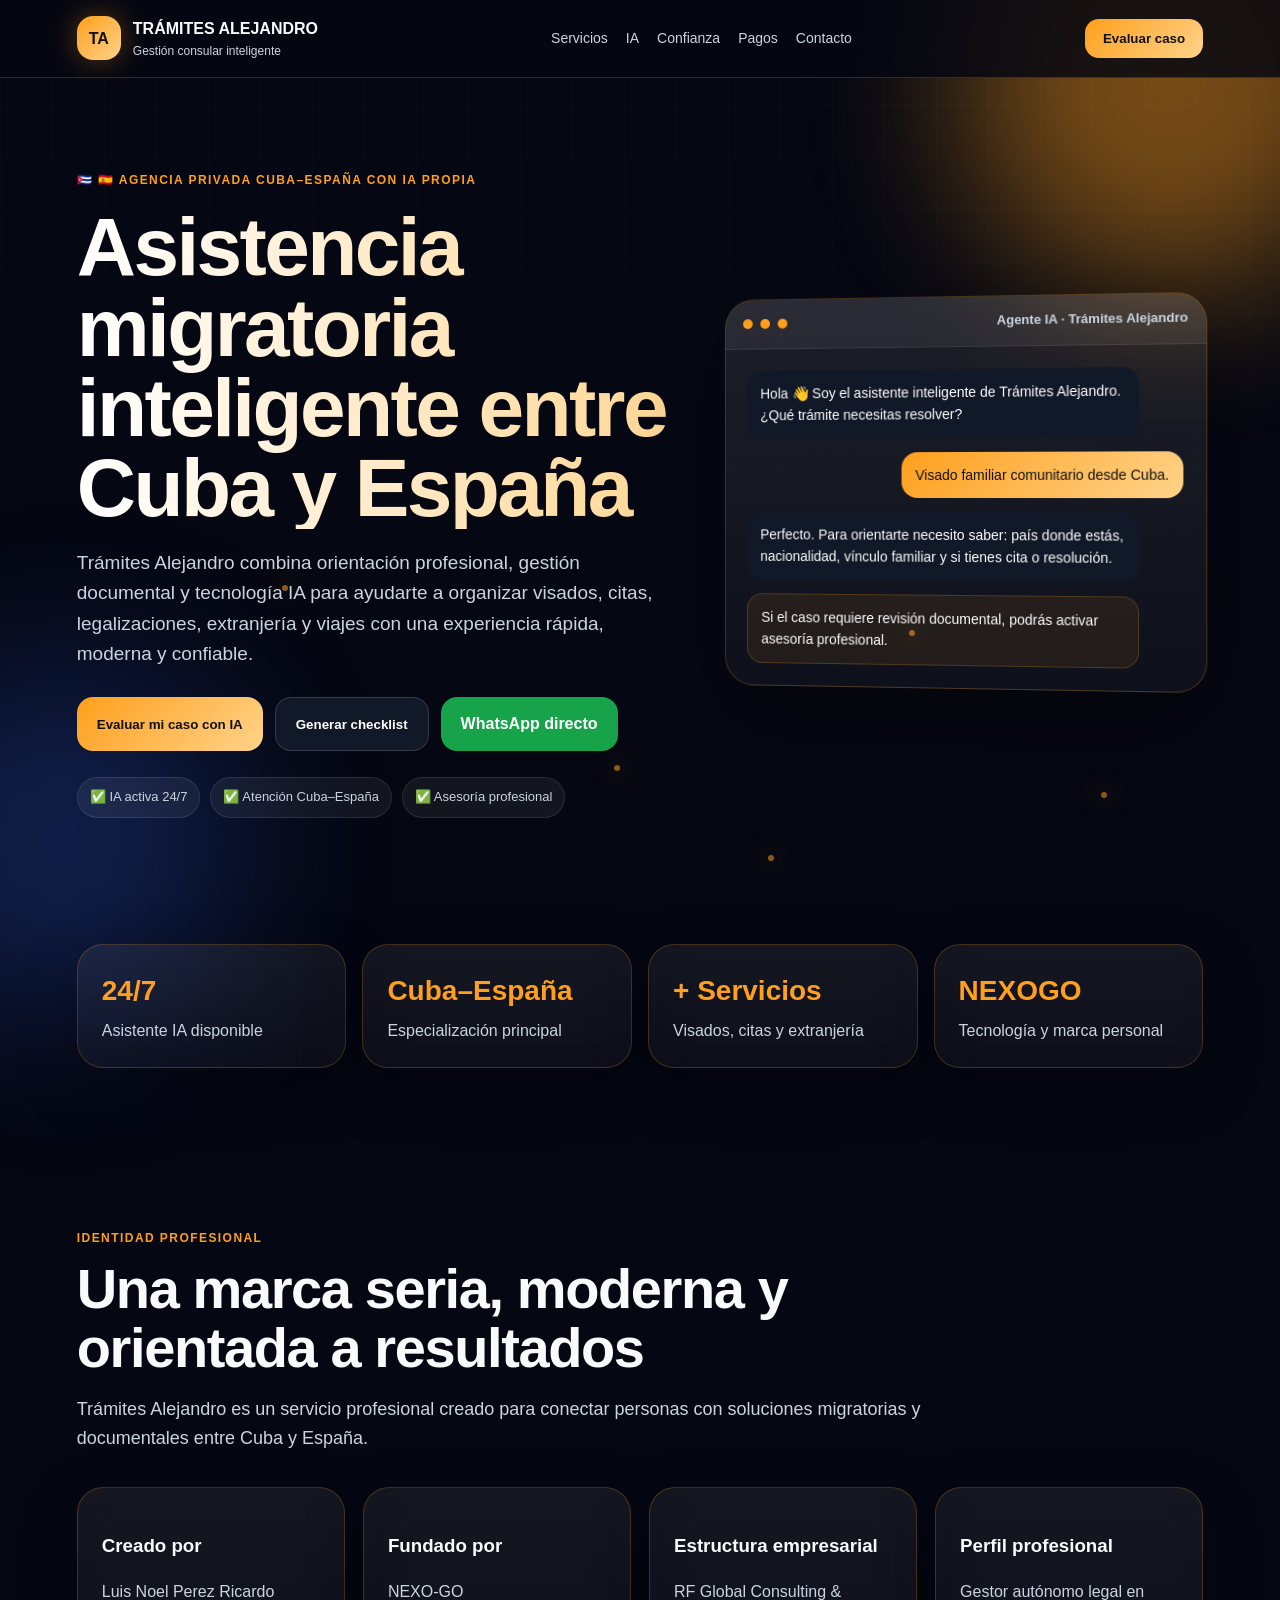
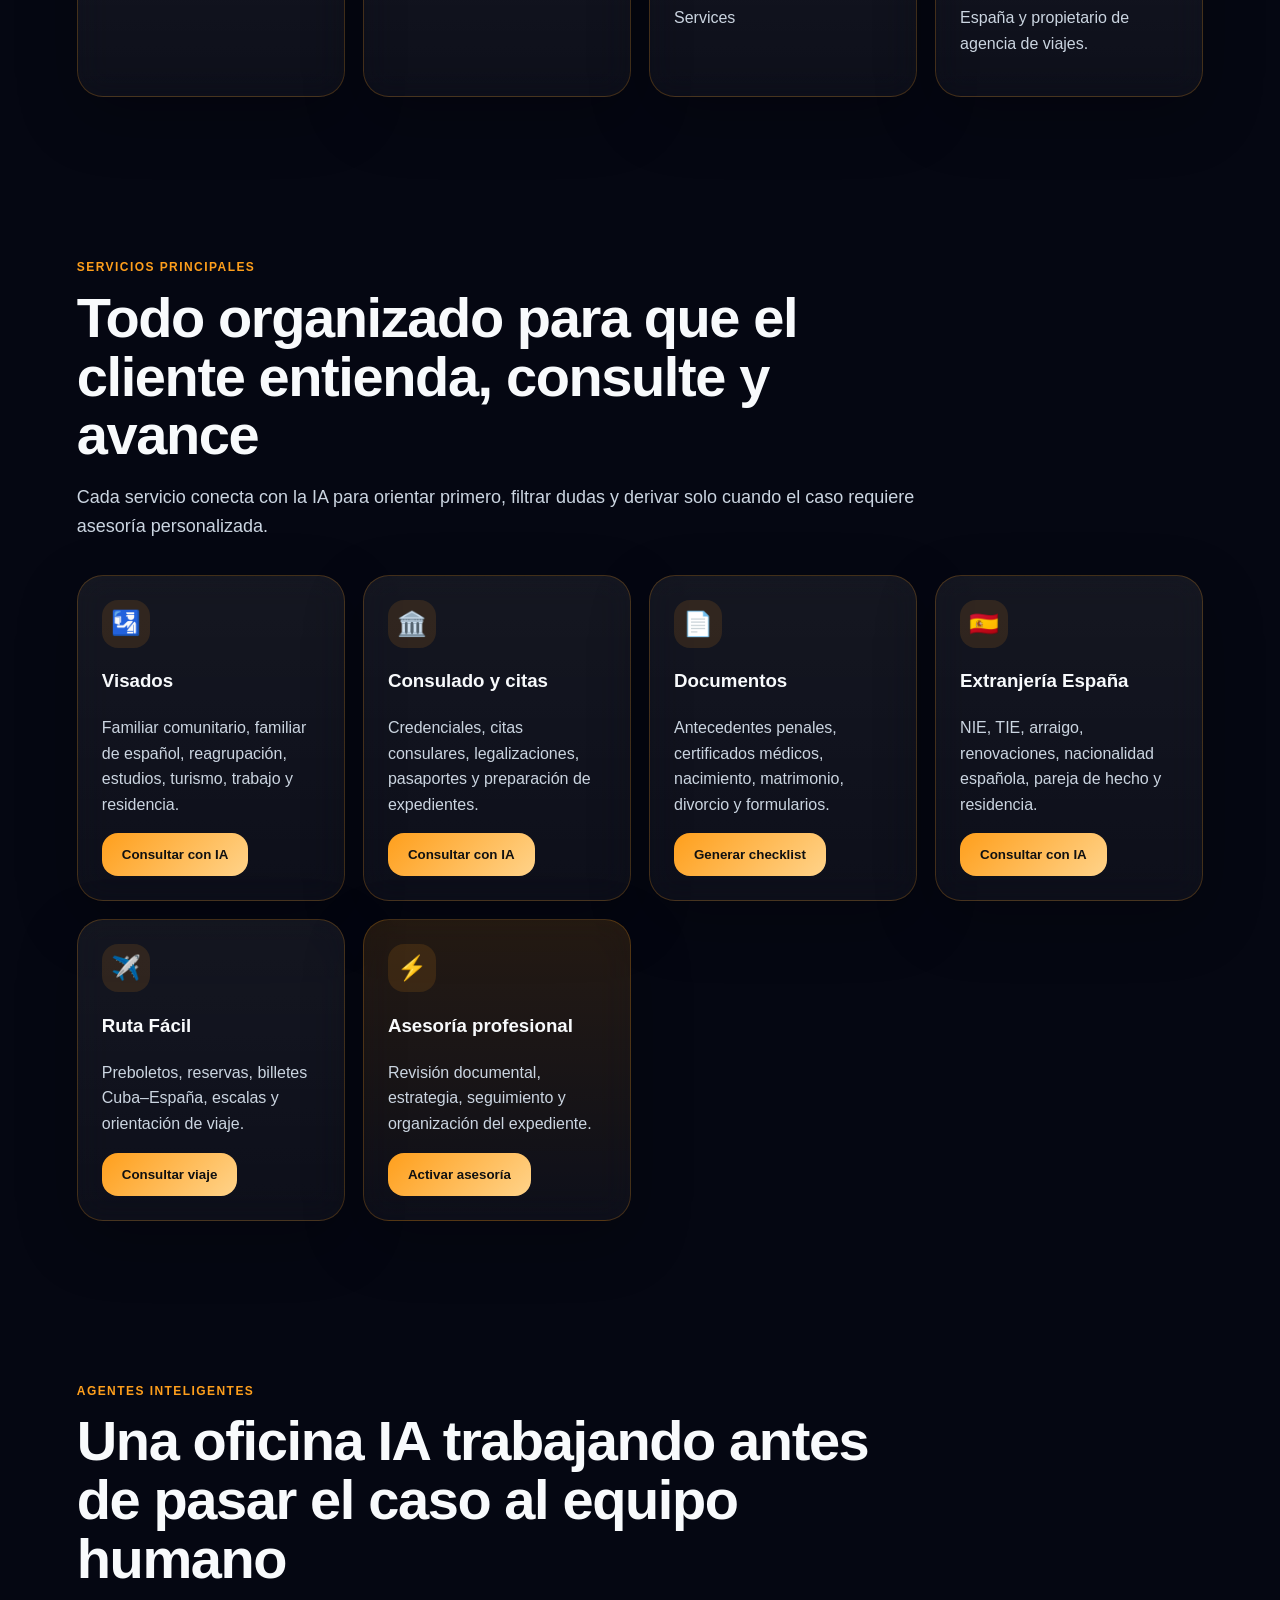
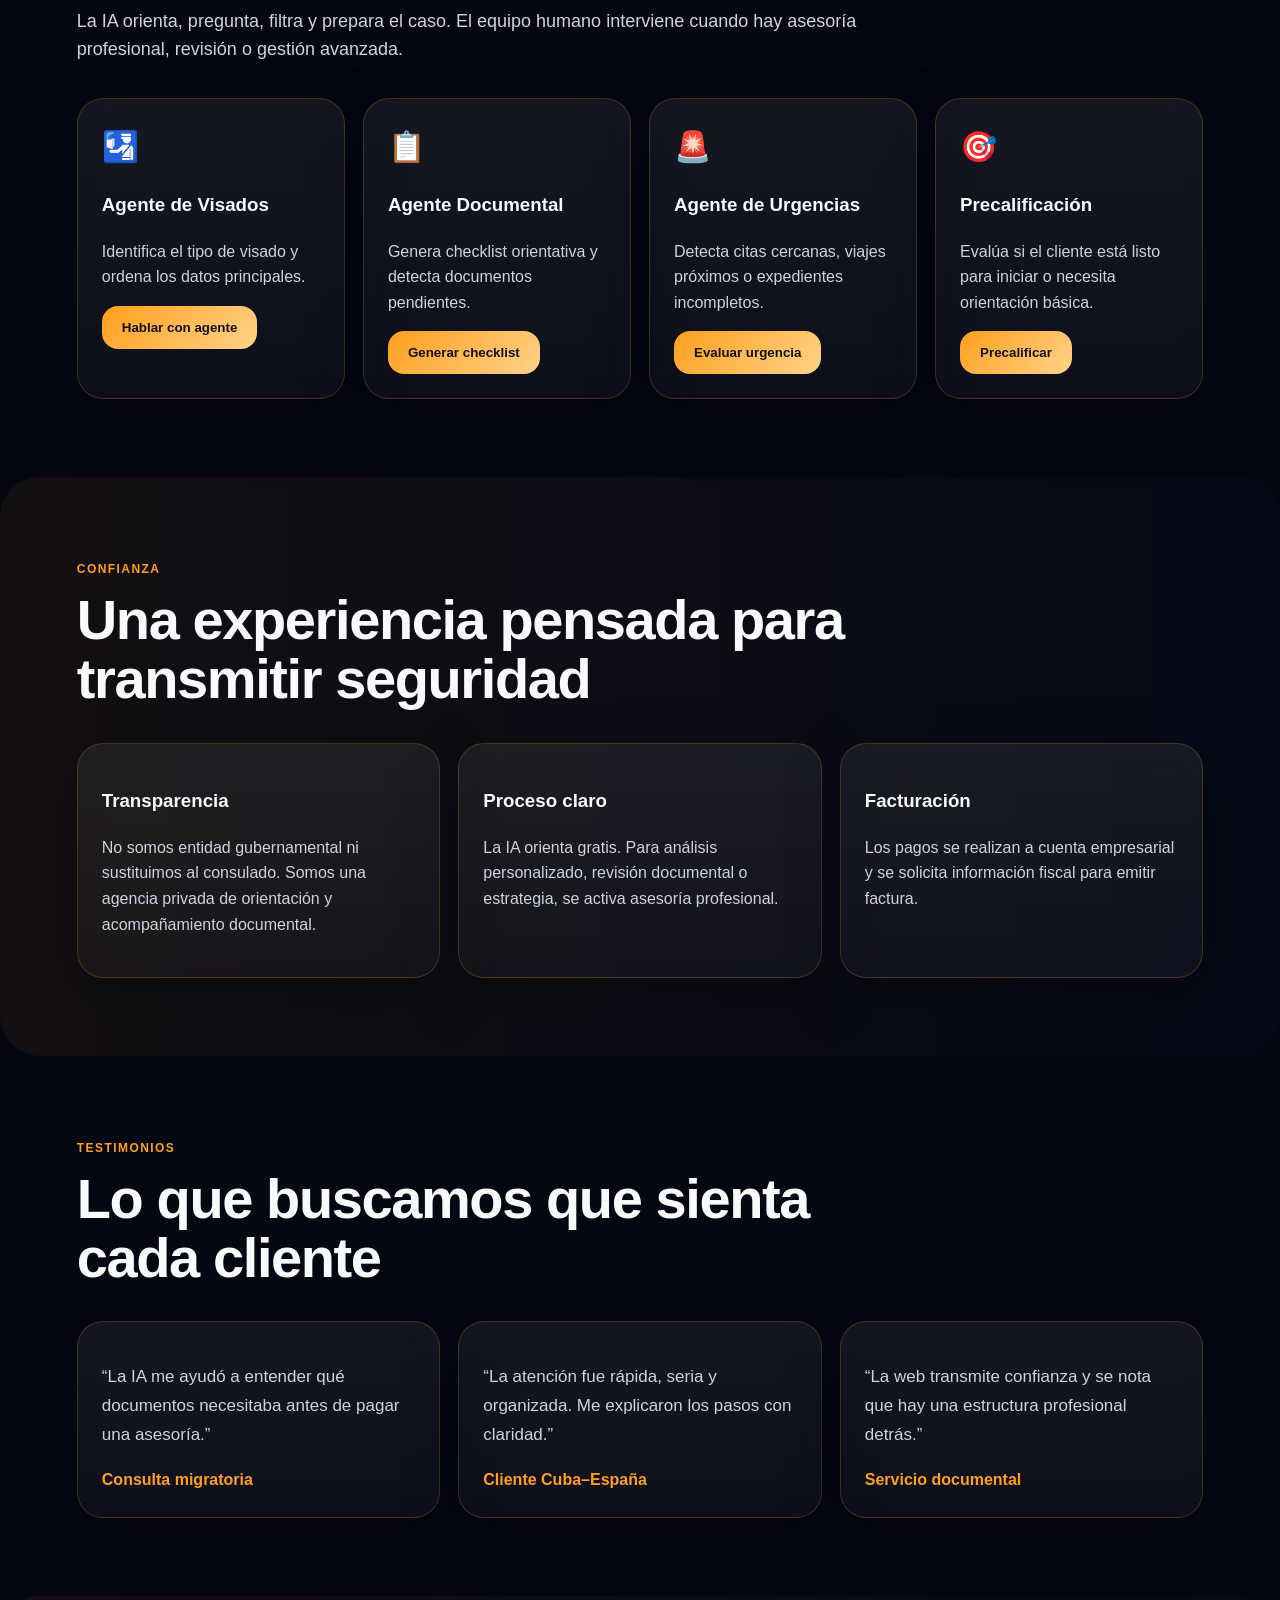
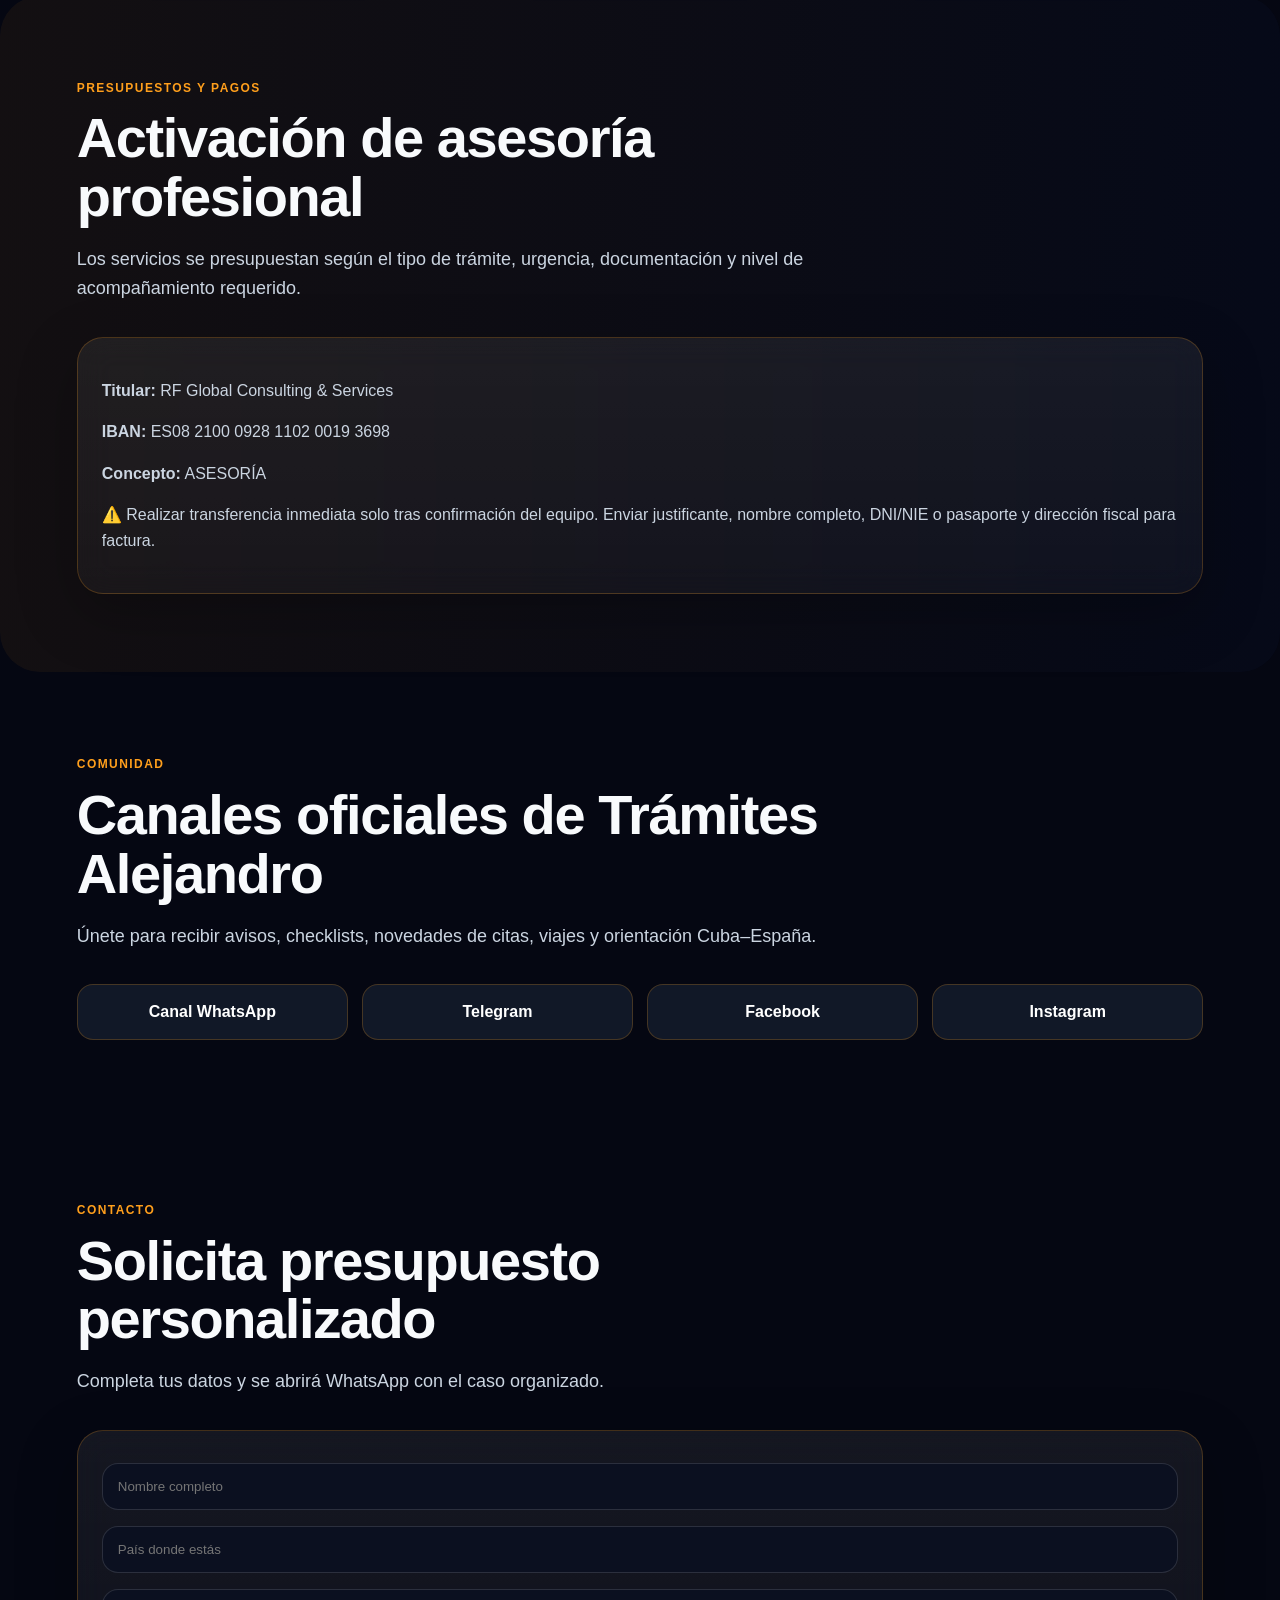
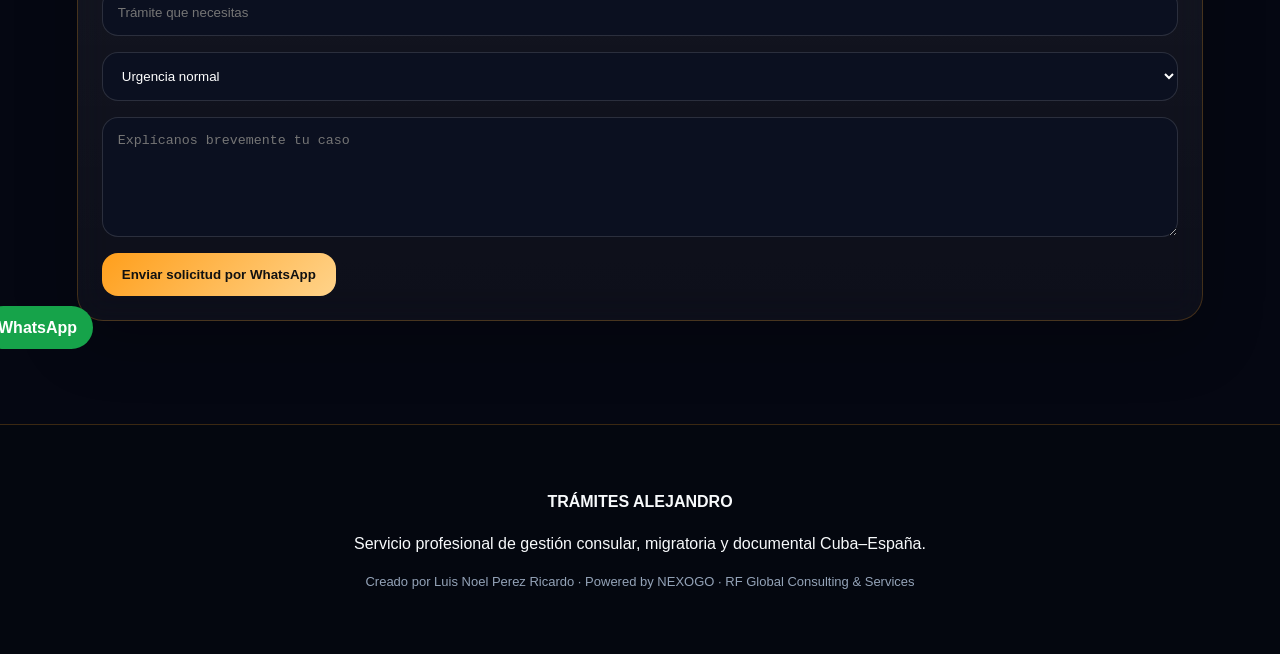
<file: index.html>
<!DOCTYPE html>
<html lang="es">
<head>
 <meta name="google-site-verification" content="cMCJBApZ-O60fTdR88cqt-1B6rIMlIWUJIijwCt4YSQ" />
<meta charset="UTF-8">
<meta name="viewport" content="width=device-width, initial-scale=1.0">
<title>Trámites Alejandro | Agencia Inteligente Cuba–España</title>

<meta name="keywords" content="visado familiar comunitario, visado residencia familiar español, citas consulado España Habana, LMD Cuba, ley memoria democrática, legalización consular, extranjería España, NIE, TIE, nacionalidad española, visado estudios España, reagrupación familiar España, certificado matrimonio España Cuba, pasaporte español Cuba">
<meta name="author" content="Trámites Alejandro">
<meta name="robots" content="index, follow">
<meta property="og:title" content="Trámites Alejandro | Asistencia migratoria inteligente Cuba–España">
<meta property="og:description" content="IA oficial, asesoría profesional y gestión documental para visados, legalizaciones, extranjería y viajes entre Cuba y España.">
<meta property="og:type" content="website">
<meta property="og:site_name" content="Trámites Alejandro">
<meta property="twitter:card" content="summary_large_image">
<meta property="twitter:title" content="Trámites Alejandro">
<meta property="twitter:description" content="Gestión migratoria y documental inteligente Cuba–España">
<link rel="canonical" href="https://tramitesalejandro-nexogooficial.netlify.app/">

<meta name="description" content="Trámites Alejandro: agencia privada de gestión consular, migratoria y documental Cuba–España con asistencia IA, visados, legalizaciones, extranjería y viajes.">
<link rel="stylesheet" href="styles.css">

<script type="application/ld+json">
{
 "@context":"https://schema.org",
 "@type":"LegalService",
 "name":"Trámites Alejandro",
 "url":"https://tramitesalejandro-nexogooficial.netlify.app/",
 "description":"Gestión consular, migratoria y documental entre Cuba y España con asistencia IA.",
 "areaServed":["España","Cuba"],
 "sameAs":[
   "https://t.me/citasalejandro",
   "https://facebook.com/groups/1344917506142881/",
   "https://instagram.com/nexogo.oficial"
 ]
}
</script>

</head>
<body>
<div class="animated-particles">
  <span></span><span></span><span></span><span></span><span></span><span></span>
</div>
<div class="bg-orb orb-1"></div>
<div class="bg-orb orb-2"></div>
<div class="grid-bg"></div>

<header class="nav">
  <a class="brand" href="#">
    <div class="brand-mark">TA</div>
    <div>
      <strong>TRÁMITES ALEJANDRO</strong>
      <span>Gestión consular inteligente</span>
    </div>
  </a>
  <nav class="nav-links">
    <a href="#servicios">Servicios</a>
    <a href="#agentes">IA</a>
    <a href="#confianza">Confianza</a>
    <a href="#pagos">Pagos</a>
    <a href="#contacto">Contacto</a>
  </nav>
  <button class="nav-cta" onclick="openAIChat('Quiero evaluar mi caso migratorio o consular')">Evaluar caso</button>
</header>

<main>
  <section class="hero">
    <div class="hero-copy">
      <div class="badge">🇨🇺 🇪🇸 Agencia privada Cuba–España con IA propia</div>
      <h1>Asistencia migratoria inteligente entre Cuba y España</h1>
      <p>
        Trámites Alejandro combina orientación profesional, gestión documental y tecnología IA para ayudarte a organizar
        visados, citas, legalizaciones, extranjería y viajes con una experiencia rápida, moderna y confiable.
      </p>
      <div class="hero-actions">
        <button class="btn primary" onclick="openAIChat('Quiero evaluar mi caso migratorio o consular')">Evaluar mi caso con IA</button>
        <button class="btn secondary" onclick="openAIChat('Necesito saber qué documentos necesito para mi trámite')">Generar checklist</button>
        <a class="btn whatsapp" target="_blank" href="https://wa.me/5355335822?text=Hola,%20vengo%20desde%20la%20web%20de%20Trámites%20Alejandro.%20Quiero%20información.">WhatsApp directo</a>
      </div>
      <div class="mini-trust">
        <span>✅ IA activa 24/7</span>
        <span>✅ Atención Cuba–España</span>
        <span>✅ Asesoría profesional</span>
      </div>
    </div>

    <div class="hero-panel">
      <div class="panel-top">
        <span></span><span></span><span></span>
        <b>Agente IA · Trámites Alejandro</b>
      </div>
      <div class="chat-preview">
        <div class="msg bot">Hola 👋 Soy el asistente inteligente de Trámites Alejandro. ¿Qué trámite necesitas resolver?</div>
        <div class="msg user">Visado familiar comunitario desde Cuba.</div>
        <div class="msg bot">Perfecto. Para orientarte necesito saber: país donde estás, nacionalidad, vínculo familiar y si tienes cita o resolución.</div>
        <div class="msg bot highlight">Si el caso requiere revisión documental, podrás activar asesoría profesional.</div>
      </div>
    </div>
  </section>

  <section class="metrics">
    <div><strong>24/7</strong><span>Asistente IA disponible</span></div>
    <div><strong>Cuba–España</strong><span>Especialización principal</span></div>
    <div><strong>+ Servicios</strong><span>Visados, citas y extranjería</span></div>
    <div><strong>NEXOGO</strong><span>Tecnología y marca personal</span></div>
  </section>

  <section class="identity">
    <div class="section-head">
      <span class="eyebrow">Identidad profesional</span>
      <h2>Una marca seria, moderna y orientada a resultados</h2>
      <p>Trámites Alejandro es un servicio profesional creado para conectar personas con soluciones migratorias y documentales entre Cuba y España.</p>
    </div>
    <div class="identity-grid">
      <article><h3>Creado por</h3><p>Luis Noel Perez Ricardo</p></article>
      <article><h3>Fundado por</h3><p>NEXO-GO</p></article>
      <article><h3>Estructura empresarial</h3><p>RF Global Consulting & Services</p></article>
      <article><h3>Perfil profesional</h3><p>Gestor autónomo legal en España y propietario de agencia de viajes.</p></article>
    </div>
  </section>

  <section id="servicios">
    <div class="section-head">
      <span class="eyebrow">Servicios principales</span>
      <h2>Todo organizado para que el cliente entienda, consulte y avance</h2>
      <p>Cada servicio conecta con la IA para orientar primero, filtrar dudas y derivar solo cuando el caso requiere asesoría personalizada.</p>
    </div>
    <div class="service-grid">
      <article class="service-card"><div class="icon">🛂</div><h3>Visados</h3><p>Familiar comunitario, familiar de español, reagrupación, estudios, turismo, trabajo y residencia.</p><button onclick="openAIChat('Quiero información sobre visados para España desde Cuba')">Consultar con IA</button></article>
      <article class="service-card"><div class="icon">🏛️</div><h3>Consulado y citas</h3><p>Credenciales, citas consulares, legalizaciones, pasaportes y preparación de expedientes.</p><button onclick="openAIChat('Necesito ayuda con citas consulares o credenciales')">Consultar con IA</button></article>
      <article class="service-card"><div class="icon">📄</div><h3>Documentos</h3><p>Antecedentes penales, certificados médicos, nacimiento, matrimonio, divorcio y formularios.</p><button onclick="openAIChat('Quiero saber qué documentos necesito para mi trámite')">Generar checklist</button></article>
      <article class="service-card"><div class="icon">🇪🇸</div><h3>Extranjería España</h3><p>NIE, TIE, arraigo, renovaciones, nacionalidad española, pareja de hecho y residencia.</p><button onclick="openAIChat('Necesito orientación de extranjería en España')">Consultar con IA</button></article>
      <article class="service-card"><div class="icon">✈️</div><h3>Ruta Fácil</h3><p>Preboletos, reservas, billetes Cuba–España, escalas y orientación de viaje.</p><button onclick="openAIChat('Necesito información sobre vuelos o preboletos Cuba España')">Consultar viaje</button></article>
      <article class="service-card featured"><div class="icon">⚡</div><h3>Asesoría profesional</h3><p>Revisión documental, estrategia, seguimiento y organización del expediente.</p><button onclick="openAIChat('Quiero activar una asesoría profesional')">Activar asesoría</button></article>
    </div>
  </section>

  <section id="agentes" class="agents-section">
    <div class="section-head">
      <span class="eyebrow">Agentes inteligentes</span>
      <h2>Una oficina IA trabajando antes de pasar el caso al equipo humano</h2>
      <p>La IA orienta, pregunta, filtra y prepara el caso. El equipo humano interviene cuando hay asesoría profesional, revisión o gestión avanzada.</p>
    </div>
    <div class="agent-grid">
      <article><span>🛂</span><h3>Agente de Visados</h3><p>Identifica el tipo de visado y ordena los datos principales.</p><button onclick="openAIChat('Visado familiar comunitario o residencia para familiar de español')">Hablar con agente</button></article>
      <article><span>📋</span><h3>Agente Documental</h3><p>Genera checklist orientativa y detecta documentos pendientes.</p><button onclick="openAIChat('Necesito una checklist de documentos para mi trámite')">Generar checklist</button></article>
      <article><span>🚨</span><h3>Agente de Urgencias</h3><p>Detecta citas cercanas, viajes próximos o expedientes incompletos.</p><button onclick="openAIChat('Tengo una cita o viaje próximo y necesito revisión urgente')">Evaluar urgencia</button></article>
      <article><span>🎯</span><h3>Precalificación</h3><p>Evalúa si el cliente está listo para iniciar o necesita orientación básica.</p><button onclick="openAIChat('Quiero saber si mi caso está listo para iniciar trámite')">Precalificar</button></article>
    </div>
  </section>

  <section id="confianza" class="trust-section">
    <div class="section-head">
      <span class="eyebrow">Confianza</span>
      <h2>Una experiencia pensada para transmitir seguridad</h2>
    </div>
    <div class="trust-grid">
      <article><h3>Transparencia</h3><p>No somos entidad gubernamental ni sustituimos al consulado. Somos una agencia privada de orientación y acompañamiento documental.</p></article>
      <article><h3>Proceso claro</h3><p>La IA orienta gratis. Para análisis personalizado, revisión documental o estrategia, se activa asesoría profesional.</p></article>
      <article><h3>Facturación</h3><p>Los pagos se realizan a cuenta empresarial y se solicita información fiscal para emitir factura.</p></article>
    </div>
  </section>

  <section class="testimonials">
    <div class="section-head">
      <span class="eyebrow">Testimonios</span>
      <h2>Lo que buscamos que sienta cada cliente</h2>
    </div>
    <div class="testimonial-grid">
      <article><p>“La IA me ayudó a entender qué documentos necesitaba antes de pagar una asesoría.”</p><b>Consulta migratoria</b></article>
      <article><p>“La atención fue rápida, seria y organizada. Me explicaron los pasos con claridad.”</p><b>Cliente Cuba–España</b></article>
      <article><p>“La web transmite confianza y se nota que hay una estructura profesional detrás.”</p><b>Servicio documental</b></article>
    </div>
  </section>

  <section id="pagos" class="payment-section">
    <div class="section-head">
      <span class="eyebrow">Presupuestos y pagos</span>
      <h2>Activación de asesoría profesional</h2>
      <p>Los servicios se presupuestan según el tipo de trámite, urgencia, documentación y nivel de acompañamiento requerido.</p>
    </div>
    <div class="payment-card">
      <p><b>Titular:</b> RF Global Consulting & Services</p>
      <p><b>IBAN:</b> ES08 2100 0928 1102 0019 3698</p>
      <p><b>Concepto:</b> ASESORÍA</p>
      <p>⚠️ Realizar transferencia inmediata solo tras confirmación del equipo. Enviar justificante, nombre completo, DNI/NIE o pasaporte y dirección fiscal para factura.</p>
    </div>
  </section>

  <section id="comunidad" class="community">
    <div class="section-head">
      <span class="eyebrow">Comunidad</span>
      <h2>Canales oficiales de Trámites Alejandro</h2>
      <p>Únete para recibir avisos, checklists, novedades de citas, viajes y orientación Cuba–España.</p>
    </div>
    <div class="community-links">
      <a target="_blank" href="https://chat.whatsapp.com/C2ZmO1pcfMzL7NfEHk1V7y?mode=gi_t">Canal WhatsApp</a>
      <a target="_blank" href="https://t.me/citasalejandro">Telegram</a>
      <a target="_blank" href="https://facebook.com/groups/1344917506142881/">Facebook</a>
      <a target="_blank" href="https://instagram.com/nexogo.oficial">Instagram</a>
    </div>
  </section>

  <section id="contacto" class="contact-section">
    <div class="section-head">
      <span class="eyebrow">Contacto</span>
      <h2>Solicita presupuesto personalizado</h2>
      <p>Completa tus datos y se abrirá WhatsApp con el caso organizado.</p>
    </div>
    <form onsubmit="sendWhatsApp(); return false;">
      <input id="nombre" required placeholder="Nombre completo">
      <input id="pais" required placeholder="País donde estás">
      <input id="tramite" required placeholder="Trámite que necesitas">
      <select id="urgencia">
        <option>Urgencia normal</option>
        <option>Tengo cita próxima</option>
        <option>Viajo pronto</option>
        <option>Necesito revisión urgente</option>
      </select>
      <textarea id="mensaje" placeholder="Explícanos brevemente tu caso"></textarea>
      <button type="submit">Enviar solicitud por WhatsApp</button>
    </form>
  </section>
</main>

<a class="floating-wa" target="_blank" href="https://wa.me/5355335822?text=Hola,%20vengo%20desde%20la%20web%20de%20Trámites%20Alejandro.">WhatsApp</a>

<footer>
  <p><strong>TRÁMITES ALEJANDRO</strong></p>
  <p>Servicio profesional de gestión consular, migratoria y documental Cuba–España.</p>
  <p class="small">Creado por Luis Noel Perez Ricardo · Powered by NEXOGO · RF Global Consulting & Services</p>
</footer>

<script src="script.js"></script>

<!-- IA OFICIAL BOTPRESS -->
<script src="https://cdn.botpress.cloud/webchat/v3.6/inject.js"></script>

<script src="https://files.bpcontent.cloud/2026/05/26/17/20260526174542-XEJUZXAV.js" defer></script>

</body>
</html>
</file>
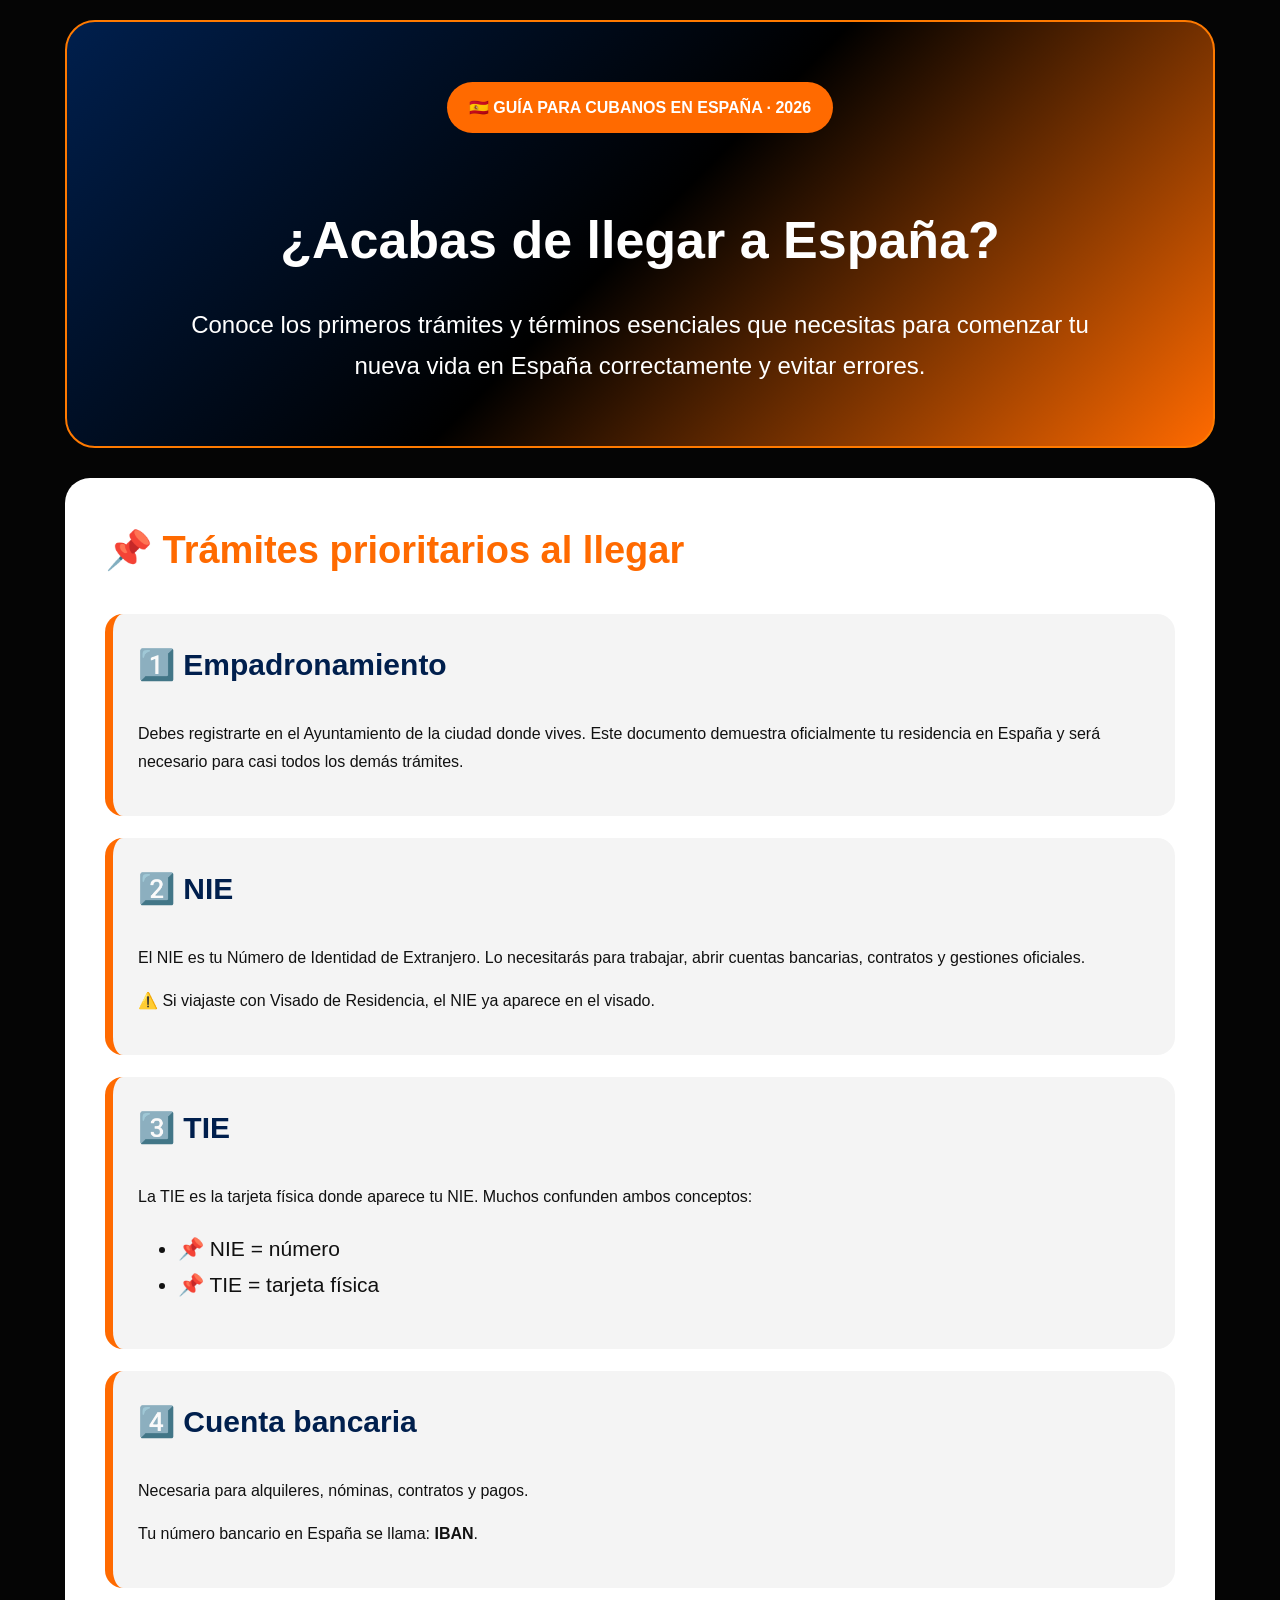
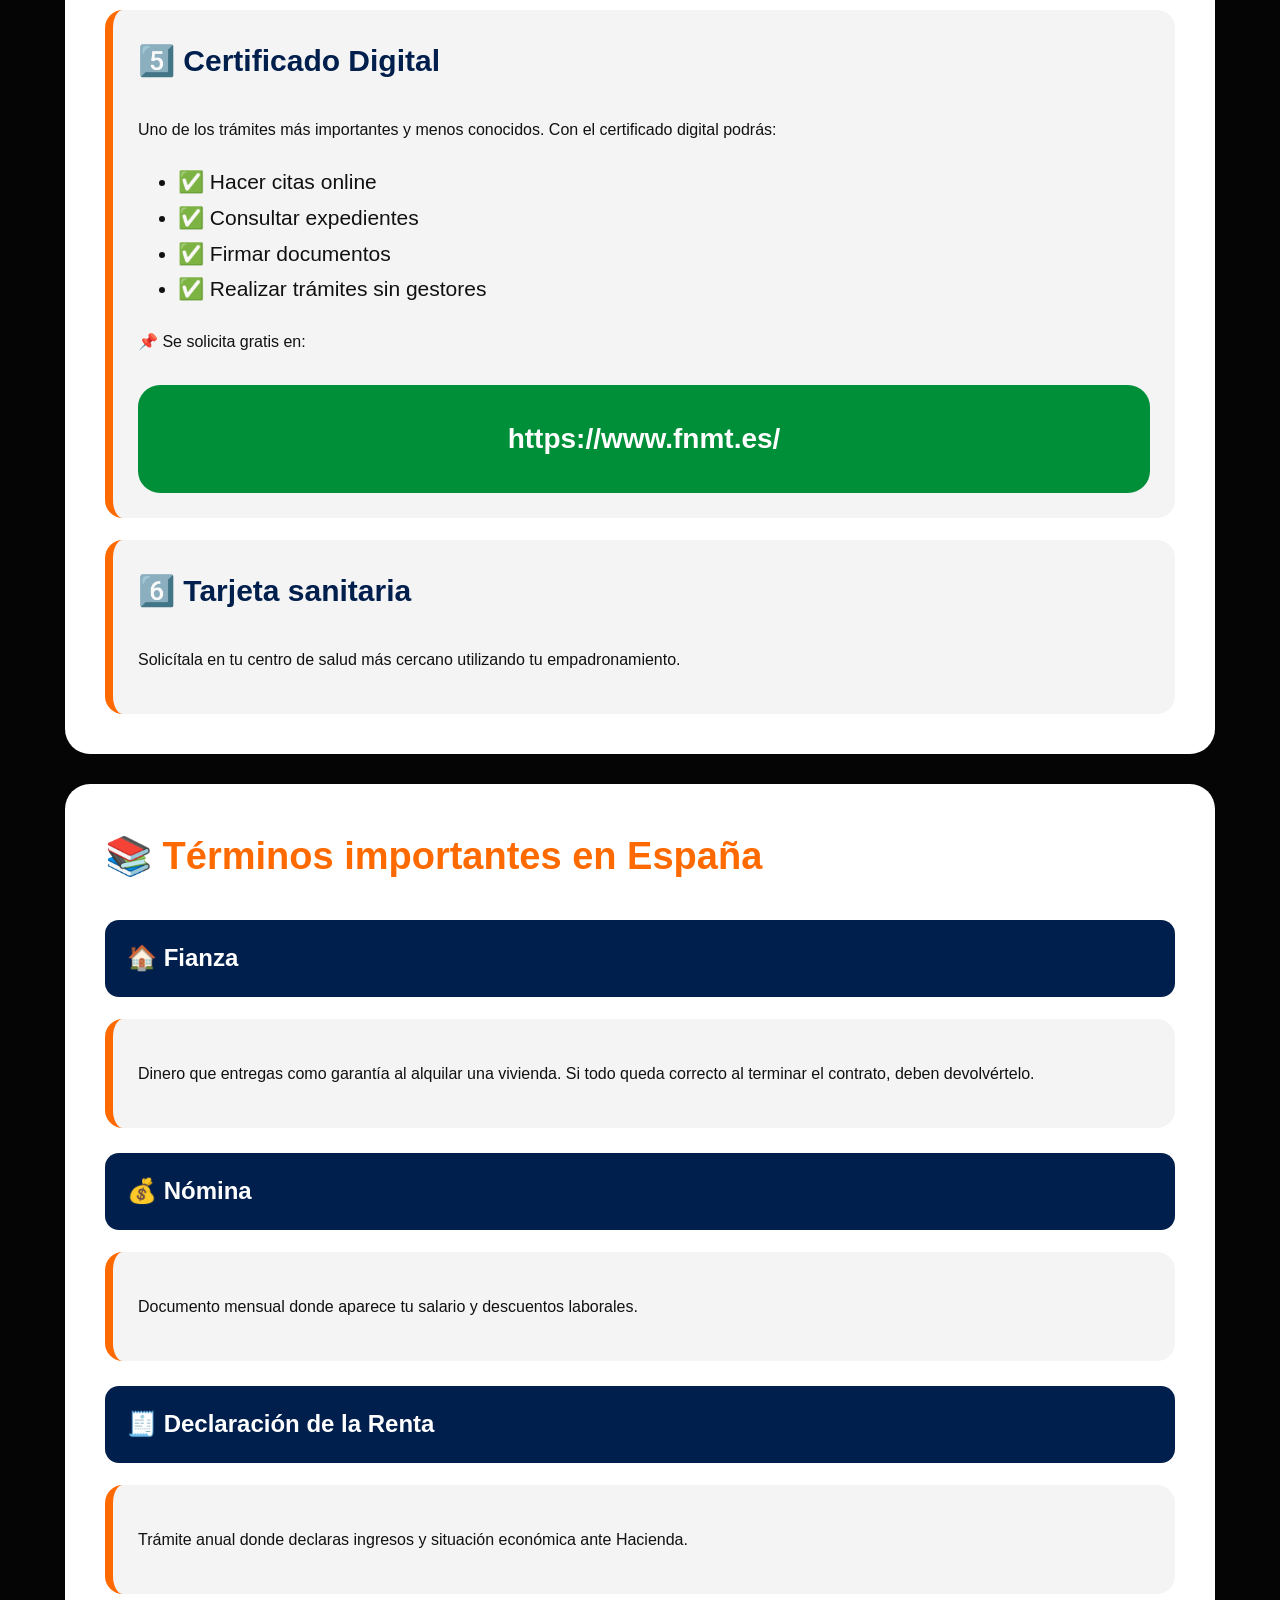
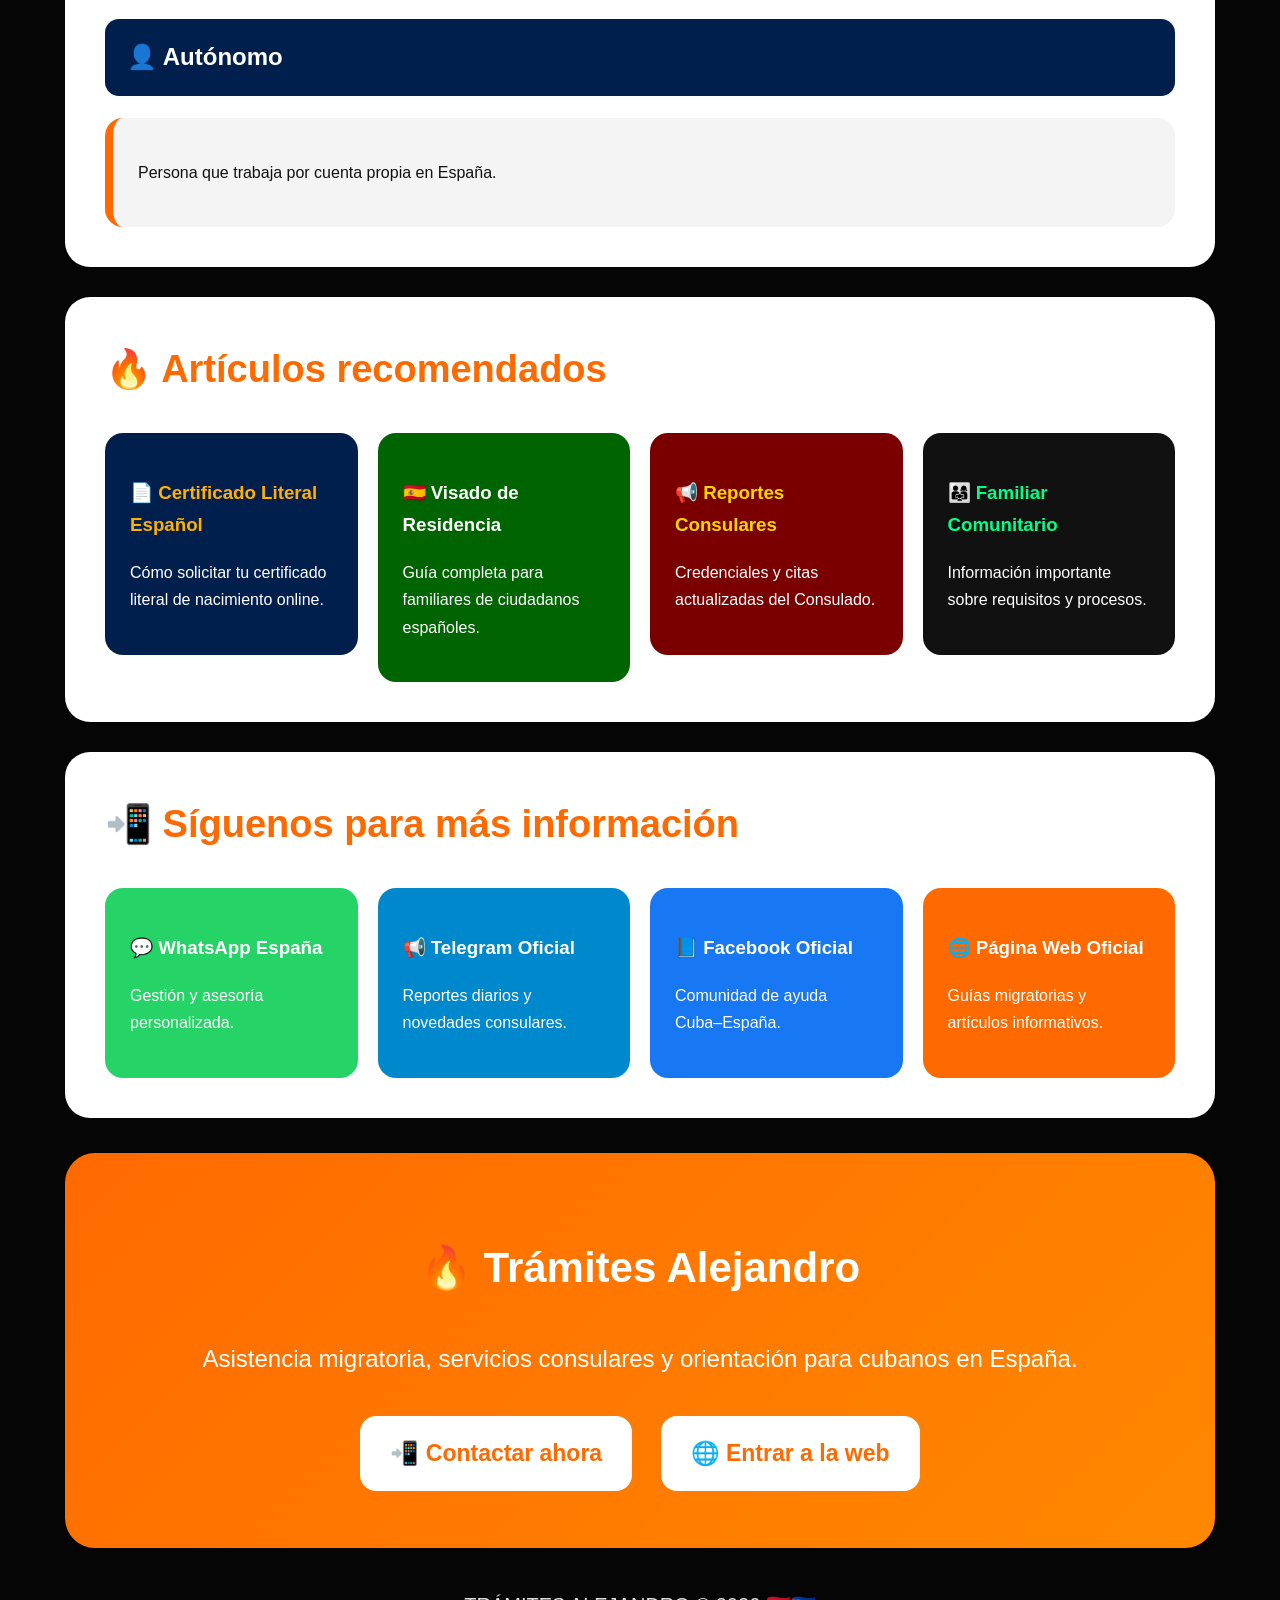
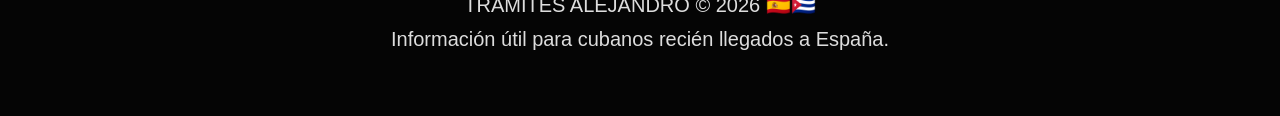
<file: primeros-pasos-al-llegar-a-espana-cubanos-2026.html>
<!DOCTYPE html>
<html lang="es">
<head>
<meta charset="UTF-8">
<meta name="viewport" content="width=device-width, initial-scale=1.0">

<title>Primeros Pasos al Llegar a España 2026 | Guía para Cubanos | Trámites Alejandro</title>

<meta name="description" content="Guía esencial para cubanos recién llegados a España: empadronamiento, NIE, TIE, cuenta bancaria, certificado digital, tarjeta sanitaria y términos importantes.">

<meta name="keywords" content="llegar a españa desde cuba, primeros pasos españa, NIE, TIE, empadronamiento, certificado digital FNMT, cubanos en españa, trámites alejandro">

<meta name="robots" content="index, follow">

<link rel="canonical" href="https://tramitesalejandro.com/primeros-pasos-al-llegar-a-espana-cubanos-2026.html">

<style>

body{
margin:0;
font-family:Arial,sans-serif;
background:#050505;
color:white;
line-height:1.7;
}

.container{
max-width:1150px;
margin:auto;
padding:20px;
}

.hero{
background:linear-gradient(135deg,#001f4d,#000,#ff6a00);
padding:60px 35px;
border-radius:30px;
text-align:center;
border:2px solid #ff7a00;
}

.hero h1{
font-size:52px;
margin-bottom:20px;
}

.hero p{
font-size:24px;
max-width:900px;
margin:auto;
}

.badge{
display:inline-block;
background:#ff6a00;
padding:12px 22px;
border-radius:999px;
font-weight:bold;
margin-bottom:20px;
}

.section{
background:white;
color:#111;
padding:40px;
border-radius:25px;
margin-top:30px;
}

.section h2{
color:#ff6a00;
font-size:38px;
margin-top:0;
}

.card{
background:#f4f4f4;
padding:25px;
border-radius:18px;
margin-top:22px;
border-left:8px solid #ff6a00;
}

.card h3{
margin-top:0;
font-size:30px;
color:#001f4d;
}

.tip{
background:#001f4d;
color:white;
padding:18px 22px;
border-radius:14px;
font-size:24px;
font-weight:bold;
margin-top:25px;
}

.linkbox{
background:#008f39;
padding:30px;
border-radius:22px;
text-align:center;
margin-top:30px;
}

.linkbox a{
color:white;
font-size:28px;
font-weight:bold;
text-decoration:none;
}

.grid{
display:grid;
grid-template-columns:repeat(auto-fit,minmax(250px,1fr));
gap:20px;
margin-top:25px;
}

.mini{
padding:25px;
border-radius:18px;
color:white;
}

.footer{
text-align:center;
padding:40px;
font-size:20px;
color:#ddd;
}

.cta{
background:linear-gradient(135deg,#ff6a00,#ff8800);
padding:45px;
border-radius:30px;
margin-top:35px;
text-align:center;
}

.cta a{
display:inline-block;
margin:12px;
background:white;
color:#ff6a00;
padding:18px 30px;
border-radius:16px;
font-size:23px;
font-weight:bold;
text-decoration:none;
}

ul{
font-size:21px;
}

</style>
</head>

<body>

<div class="container">

<section class="hero">

<div class="badge">
🇪🇸 GUÍA PARA CUBANOS EN ESPAÑA · 2026
</div>

<h1>
¿Acabas de llegar a España?
</h1>

<p>
Conoce los primeros trámites y términos esenciales que necesitas para comenzar tu nueva vida en España correctamente y evitar errores.
</p>

</section>

<section class="section">

<h2>📌 Trámites prioritarios al llegar</h2>

<div class="card">
<h3>1️⃣ Empadronamiento</h3>
<p>
Debes registrarte en el Ayuntamiento de la ciudad donde vives.
Este documento demuestra oficialmente tu residencia en España y será necesario para casi todos los demás trámites.
</p>
</div>

<div class="card">
<h3>2️⃣ NIE</h3>
<p>
El NIE es tu Número de Identidad de Extranjero.
Lo necesitarás para trabajar, abrir cuentas bancarias, contratos y gestiones oficiales.
</p>

<p>
⚠️ Si viajaste con Visado de Residencia, el NIE ya aparece en el visado.
</p>
</div>

<div class="card">
<h3>3️⃣ TIE</h3>
<p>
La TIE es la tarjeta física donde aparece tu NIE.
Muchos confunden ambos conceptos:
</p>

<ul>
<li>📌 NIE = número</li>
<li>📌 TIE = tarjeta física</li>
</ul>

</div>

<div class="card">
<h3>4️⃣ Cuenta bancaria</h3>

<p>
Necesaria para alquileres, nóminas, contratos y pagos.
</p>

<p>
Tu número bancario en España se llama:
<strong>IBAN</strong>.
</p>

</div>

<div class="card">
<h3>5️⃣ Certificado Digital</h3>

<p>
Uno de los trámites más importantes y menos conocidos.
Con el certificado digital podrás:
</p>

<ul>
<li>✅ Hacer citas online</li>
<li>✅ Consultar expedientes</li>
<li>✅ Firmar documentos</li>
<li>✅ Realizar trámites sin gestores</li>
</ul>

<p>
📌 Se solicita gratis en:
</p>

<div class="linkbox">

<a href="https://www.fnmt.es/">
https://www.fnmt.es/
</a>

</div>

</div>

<div class="card">
<h3>6️⃣ Tarjeta sanitaria</h3>

<p>
Solicítala en tu centro de salud más cercano utilizando tu empadronamiento.
</p>

</div>

</section>

<section class="section">

<h2>📚 Términos importantes en España</h2>

<div class="tip">
🏠 Fianza
</div>

<div class="card">
<p>
Dinero que entregas como garantía al alquilar una vivienda.
Si todo queda correcto al terminar el contrato, deben devolvértelo.
</p>
</div>

<div class="tip">
💰 Nómina
</div>

<div class="card">
<p>
Documento mensual donde aparece tu salario y descuentos laborales.
</p>
</div>

<div class="tip">
🧾 Declaración de la Renta
</div>

<div class="card">
<p>
Trámite anual donde declaras ingresos y situación económica ante Hacienda.
</p>
</div>

<div class="tip">
👤 Autónomo
</div>

<div class="card">
<p>
Persona que trabaja por cuenta propia en España.
</p>
</div>

</section>

<section class="section">

<h2>🔥 Artículos recomendados</h2>

<div class="grid">

<a href="https://tramitesalejandro.com/solicitar-certificado-literal-nacimiento-espanol-online-2026.html" style="text-decoration:none;">

<div class="mini" style="background:#001f4d;">

<h3 style="color:#ffb000;">
📄 Certificado Literal Español
</h3>

<p>
Cómo solicitar tu certificado literal de nacimiento online.
</p>

</div>

</a>

<a href="https://tramitesalejandro.com/visado-residencia-familiares-ciudadanos-espanoles-cuba-2026.html" style="text-decoration:none;">

<div class="mini" style="background:#006400;">

<h3 style="color:#fff;">
🇪🇸 Visado de Residencia
</h3>

<p>
Guía completa para familiares de ciudadanos españoles.
</p>

</div>

</a>

<a href="https://tramitesalejandro.com/reporte-consular-citas-credenciales-27-mayo-2026.html" style="text-decoration:none;">

<div class="mini" style="background:#7a0000;">

<h3 style="color:#ffd700;">
📢 Reportes Consulares
</h3>

<p>
Credenciales y citas actualizadas del Consulado.
</p>

</div>

</a>

<a href="https://tramitesalejandro.com/visado-familiar-comunitario.html" style="text-decoration:none;">

<div class="mini" style="background:#111;">

<h3 style="color:#00ff88;">
👨‍👩‍👧 Familiar Comunitario
</h3>

<p>
Información importante sobre requisitos y procesos.
</p>

</div>

</a>

</div>

</section>

<section class="section">

<h2>📲 Síguenos para más información</h2>

<div class="grid">

<a href="https://wa.me/34614870845" style="text-decoration:none;">

<div class="mini" style="background:#25D366;">

<h3>💬 WhatsApp España</h3>

<p>
Gestión y asesoría personalizada.
</p>

</div>

</a>

<a href="https://t.me/citasalejandro" style="text-decoration:none;">

<div class="mini" style="background:#0088cc;">

<h3>📢 Telegram Oficial</h3>

<p>
Reportes diarios y novedades consulares.
</p>

</div>

</a>

<a href="https://facebook.com/groups/1344917506142881/" style="text-decoration:none;">

<div class="mini" style="background:#1877F2;">

<h3>📘 Facebook Oficial</h3>

<p>
Comunidad de ayuda Cuba–España.
</p>

</div>

</a>

<a href="https://tramitesalejandro.com" style="text-decoration:none;">

<div class="mini" style="background:#ff6a00;">

<h3>🌐 Página Web Oficial</h3>

<p>
Guías migratorias y artículos informativos.
</p>

</div>

</a>

</div>

</section>

<section class="cta">

<h2 style="font-size:42px;">
🔥 Trámites Alejandro
</h2>

<p style="font-size:24px;">
Asistencia migratoria, servicios consulares y orientación para cubanos en España.
</p>

<a href="https://wa.me/34614870845">
📲 Contactar ahora
</a>

<a href="https://tramitesalejandro.com">
🌐 Entrar a la web
</a>

</section>

<div class="footer">

TRÁMITES ALEJANDRO © 2026 🇪🇸🇨🇺<br>
Información útil para cubanos recién llegados a España.

</div>

</div>

</body>
</html>
</file>
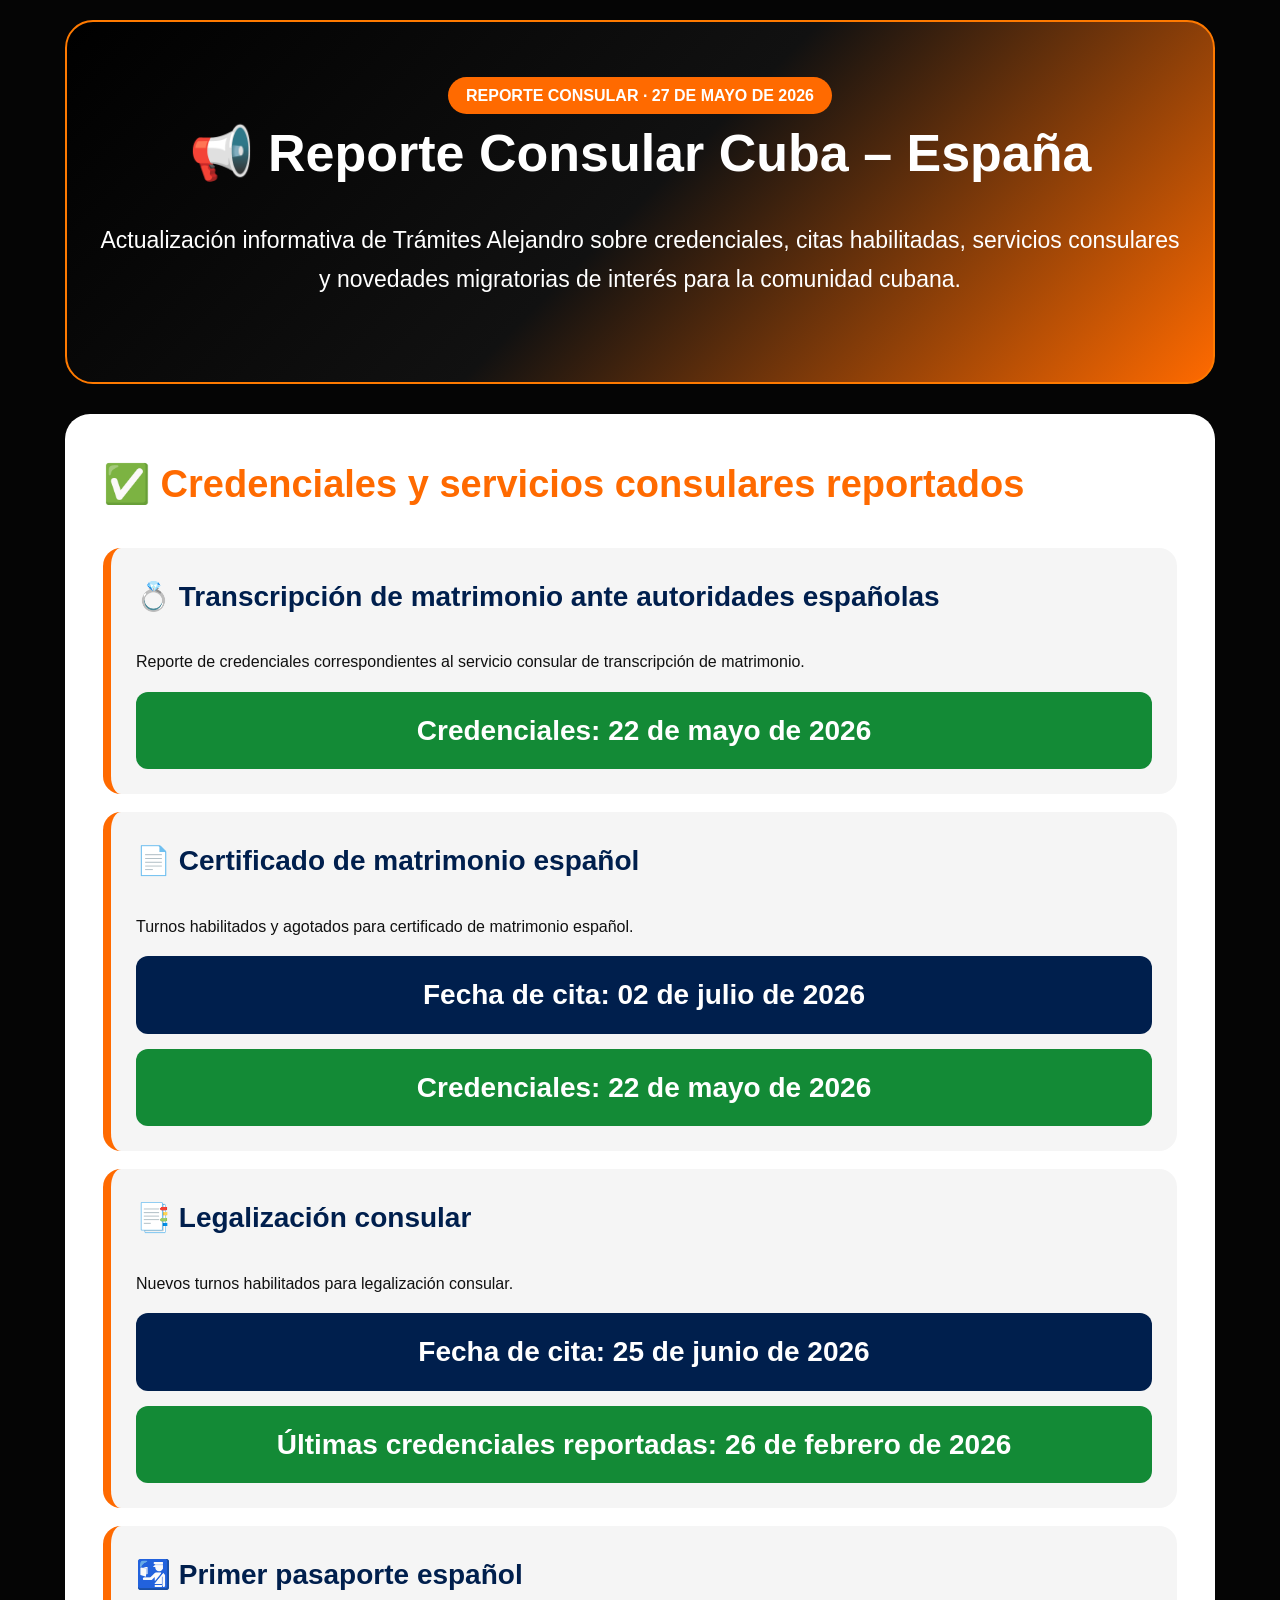
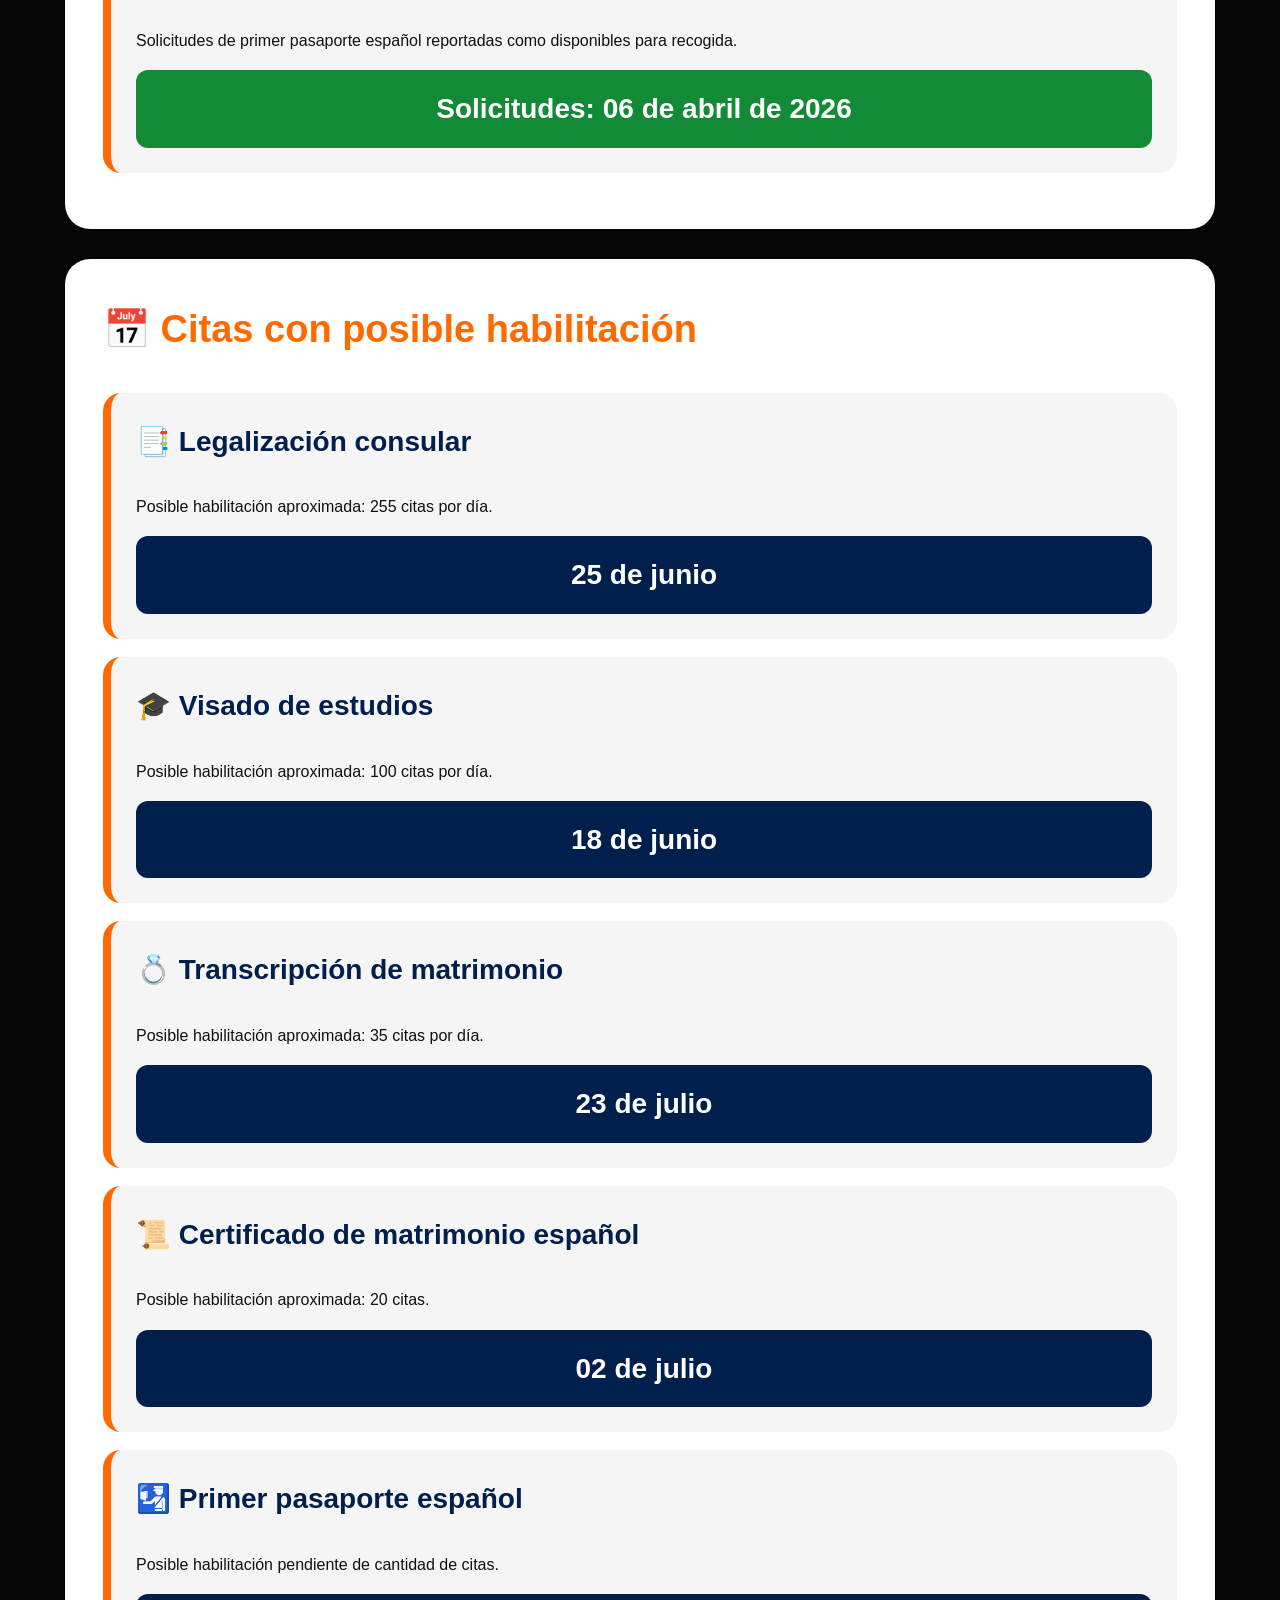
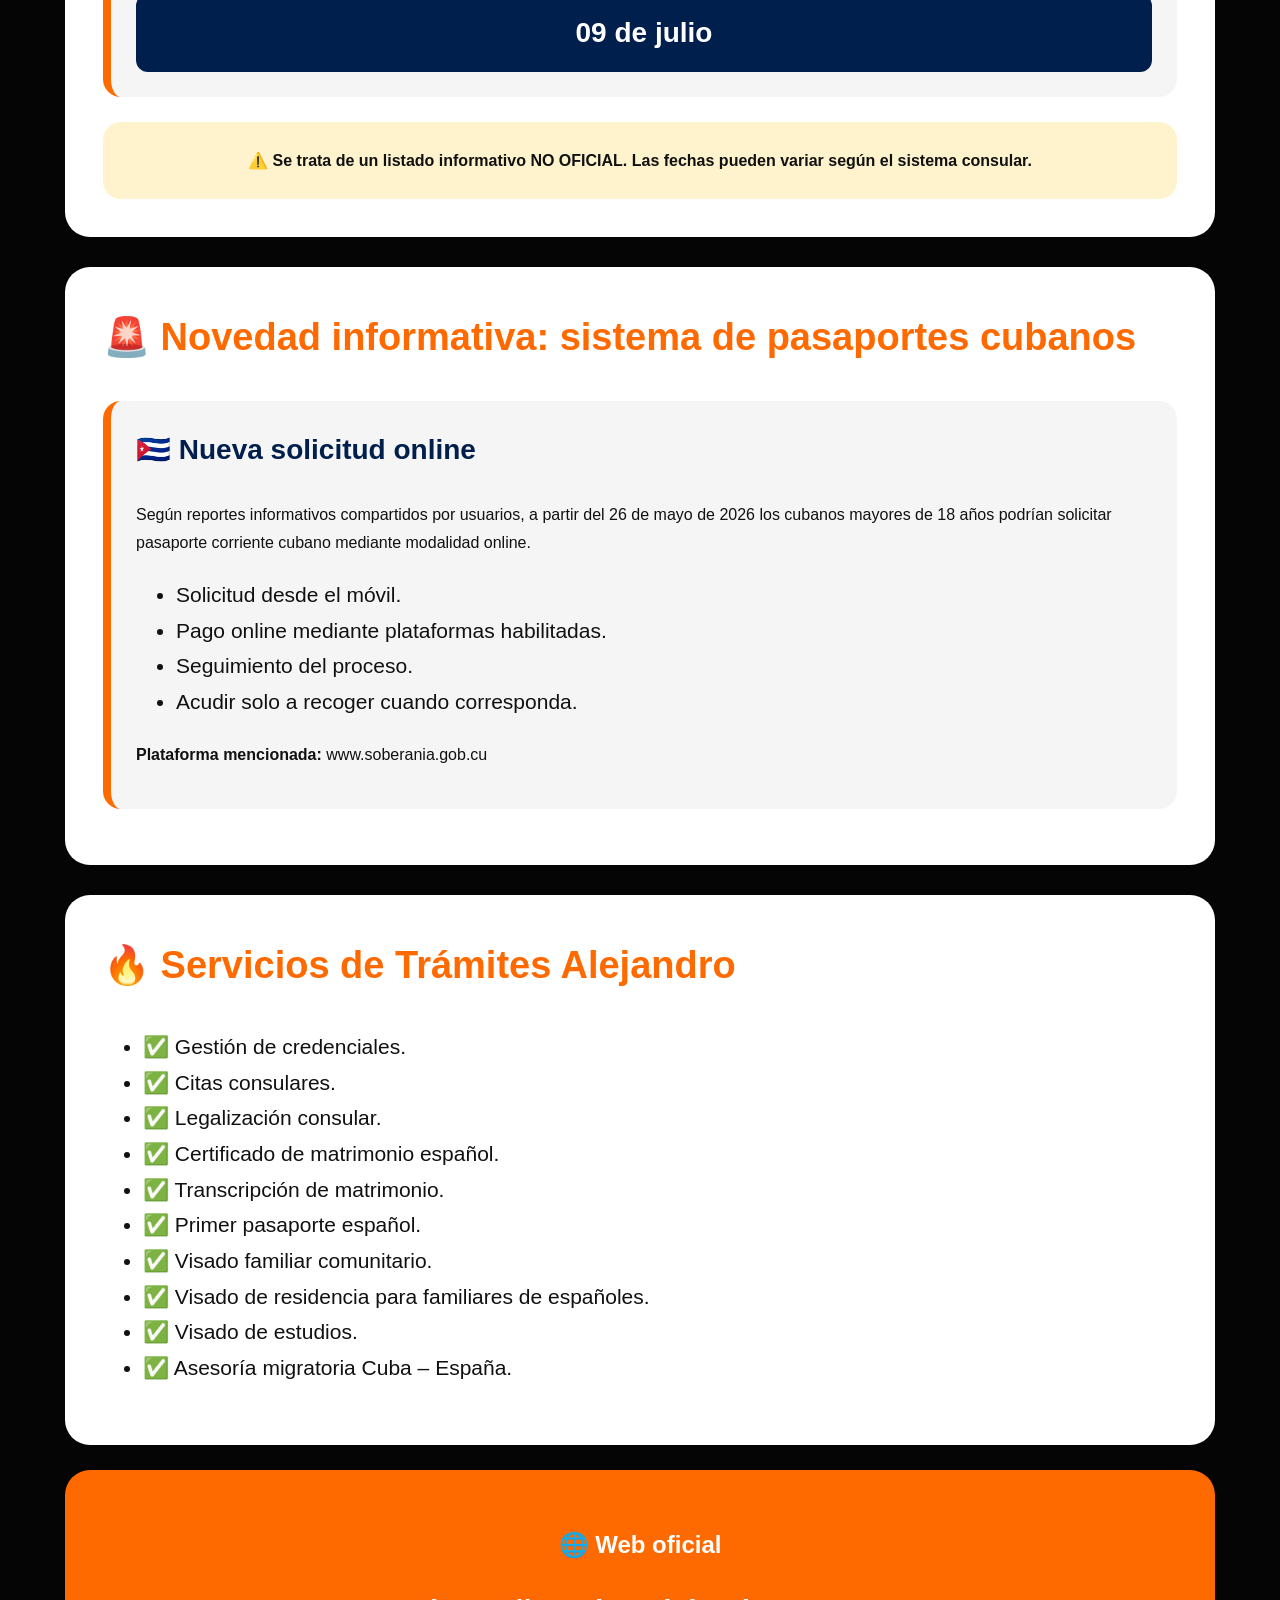
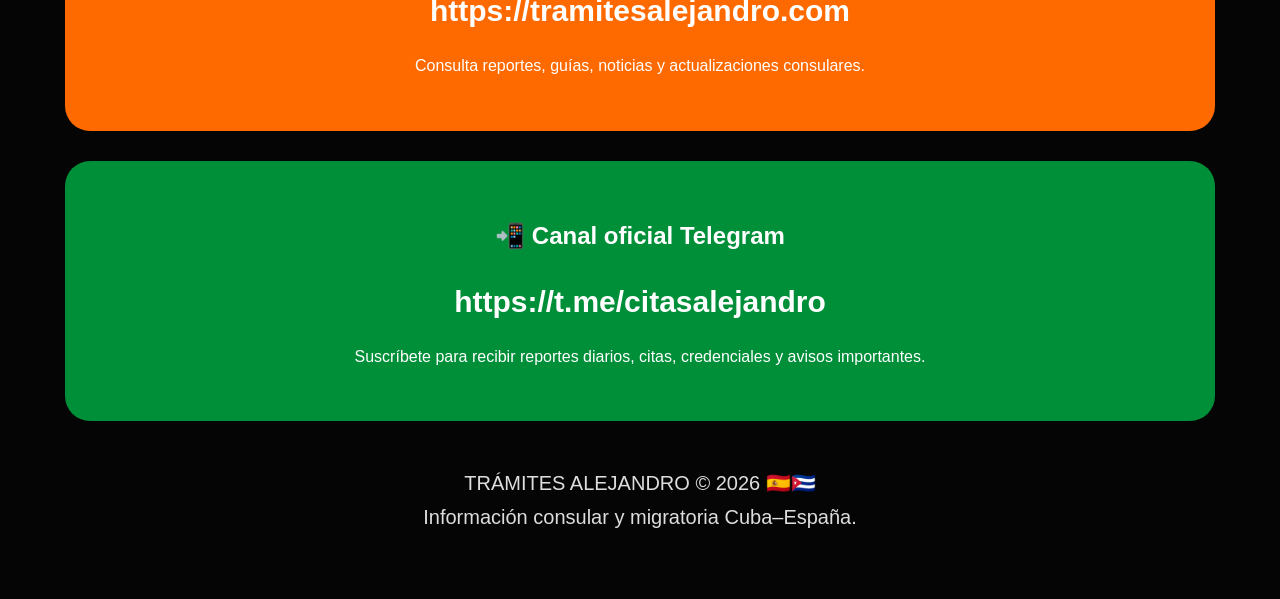
<file: reporte-consular-citas-credenciales-27-mayo-2026.html>
<!DOCTYPE html>
<html lang="es">
<head>
<meta charset="UTF-8">
<meta name="viewport" content="width=device-width, initial-scale=1.0">

<title>Reporte Consular 27 Mayo 2026 | Citas, Credenciales y Pasaportes | Trámites Alejandro</title>

<meta name="description" content="Reporte consular actualizado sobre citas habilitadas, credenciales, certificado de matrimonio español, legalización consular, pasaporte español y novedades de pasaporte cubano. Trámites Alejandro.">

<meta name="keywords" content="citas consulado españa habana, credenciales consulado españa, legalizacion consular habana, certificado matrimonio español, pasaporte español cuba, visado familiar comunitario, trámites alejandro">

<meta name="robots" content="index, follow">

<link rel="canonical" href="https://tramitesalejandro.com/reporte-consular-citas-credenciales-27-mayo-2026.html">

<style>
body{margin:0;font-family:Arial,sans-serif;background:#050505;color:white;line-height:1.7}
.container{max-width:1150px;margin:auto;padding:20px}
.hero{background:linear-gradient(135deg,#000,#111,#ff6a00);padding:60px 30px;border-radius:28px;text-align:center;border:2px solid #ff7a00}
.hero h1{font-size:52px;margin:0 0 20px;color:#fff}
.hero p{font-size:23px}
.badge{background:#ff6a00;color:#fff;padding:10px 18px;border-radius:999px;font-weight:bold}
.section{background:#fff;color:#111;padding:38px;border-radius:25px;margin-top:30px}
.section h2{color:#ff6a00;font-size:38px;margin-top:0}
.card{background:#f5f5f5;padding:25px;border-radius:18px;margin:18px 0;border-left:8px solid #ff6a00}
.card h3{color:#001f4d;font-size:28px;margin-top:0}
.date{background:#001f4d;color:white;padding:15px;border-radius:12px;font-size:28px;font-weight:bold;text-align:center;margin-top:15px}
.green{background:#138a36!important}
.red{background:#c40000!important}
.warning{background:#fff3cd;color:#111;padding:25px;border-radius:18px;font-weight:bold;text-align:center;margin-top:25px}
.cta{background:#008f39;color:white;padding:35px;border-radius:25px;margin-top:30px;text-align:center}
.cta a{color:white;font-size:30px;font-weight:bold;text-decoration:none}
.web{background:#ff6a00;color:white;padding:35px;border-radius:25px;margin-top:25px;text-align:center}
.web a{color:white;font-size:30px;font-weight:bold;text-decoration:none}
.footer{text-align:center;padding:45px;font-size:20px;color:#ddd}
ul{font-size:21px}
</style>
</head>

<body>

<div class="container">

<section class="hero">
<span class="badge">REPORTE CONSULAR · 27 DE MAYO DE 2026</span>
<h1>📢 Reporte Consular Cuba – España</h1>
<p>
Actualización informativa de Trámites Alejandro sobre credenciales, citas habilitadas,
servicios consulares y novedades migratorias de interés para la comunidad cubana.
</p>
</section>

<section class="section">
<h2>✅ Credenciales y servicios consulares reportados</h2>

<div class="card">
<h3>💍 Transcripción de matrimonio ante autoridades españolas</h3>
<p>Reporte de credenciales correspondientes al servicio consular de transcripción de matrimonio.</p>
<div class="date green">Credenciales: 22 de mayo de 2026</div>
</div>

<div class="card">
<h3>📄 Certificado de matrimonio español</h3>
<p>Turnos habilitados y agotados para certificado de matrimonio español.</p>
<div class="date">Fecha de cita: 02 de julio de 2026</div>
<div class="date green">Credenciales: 22 de mayo de 2026</div>
</div>

<div class="card">
<h3>📑 Legalización consular</h3>
<p>Nuevos turnos habilitados para legalización consular.</p>
<div class="date">Fecha de cita: 25 de junio de 2026</div>
<div class="date green">Últimas credenciales reportadas: 26 de febrero de 2026</div>
</div>

<div class="card">
<h3>🛂 Primer pasaporte español</h3>
<p>Solicitudes de primer pasaporte español reportadas como disponibles para recogida.</p>
<div class="date green">Solicitudes: 06 de abril de 2026</div>
</div>
</section>

<section class="section">
<h2>📅 Citas con posible habilitación</h2>

<div class="card">
<h3>📑 Legalización consular</h3>
<p>Posible habilitación aproximada: 255 citas por día.</p>
<div class="date">25 de junio</div>
</div>

<div class="card">
<h3>🎓 Visado de estudios</h3>
<p>Posible habilitación aproximada: 100 citas por día.</p>
<div class="date">18 de junio</div>
</div>

<div class="card">
<h3>💍 Transcripción de matrimonio</h3>
<p>Posible habilitación aproximada: 35 citas por día.</p>
<div class="date">23 de julio</div>
</div>

<div class="card">
<h3>📜 Certificado de matrimonio español</h3>
<p>Posible habilitación aproximada: 20 citas.</p>
<div class="date">02 de julio</div>
</div>

<div class="card">
<h3>🛂 Primer pasaporte español</h3>
<p>Posible habilitación pendiente de cantidad de citas.</p>
<div class="date">09 de julio</div>
</div>

<div class="warning">
⚠️ Se trata de un listado informativo NO OFICIAL. Las fechas pueden variar según el sistema consular.
</div>
</section>

<section class="section">
<h2>🚨 Novedad informativa: sistema de pasaportes cubanos</h2>

<div class="card">
<h3>🇨🇺 Nueva solicitud online</h3>
<p>
Según reportes informativos compartidos por usuarios, a partir del 26 de mayo de 2026
los cubanos mayores de 18 años podrían solicitar pasaporte corriente cubano mediante modalidad online.
</p>

<ul>
<li>Solicitud desde el móvil.</li>
<li>Pago online mediante plataformas habilitadas.</li>
<li>Seguimiento del proceso.</li>
<li>Acudir solo a recoger cuando corresponda.</li>
</ul>

<p><strong>Plataforma mencionada:</strong> www.soberania.gob.cu</p>
</div>
</section>

<section class="section">
<h2>🔥 Servicios de Trámites Alejandro</h2>

<ul>
<li>✅ Gestión de credenciales.</li>
<li>✅ Citas consulares.</li>
<li>✅ Legalización consular.</li>
<li>✅ Certificado de matrimonio español.</li>
<li>✅ Transcripción de matrimonio.</li>
<li>✅ Primer pasaporte español.</li>
<li>✅ Visado familiar comunitario.</li>
<li>✅ Visado de residencia para familiares de españoles.</li>
<li>✅ Visado de estudios.</li>
<li>✅ Asesoría migratoria Cuba – España.</li>
</ul>
</section>

<section class="web">
<h2>🌐 Web oficial</h2>
<a href="https://tramitesalejandro.com">https://tramitesalejandro.com</a>
<p>Consulta reportes, guías, noticias y actualizaciones consulares.</p>
</section>

<section class="cta">
<h2>📲 Canal oficial Telegram</h2>
<a href="https://t.me/citasalejandro">https://t.me/citasalejandro</a>
<p>Suscríbete para recibir reportes diarios, citas, credenciales y avisos importantes.</p>
</section>

<div class="footer">
TRÁMITES ALEJANDRO © 2026 🇪🇸🇨🇺<br>
Información consular y migratoria Cuba–España.
</div>

</div>

</body>
</html>
</file>
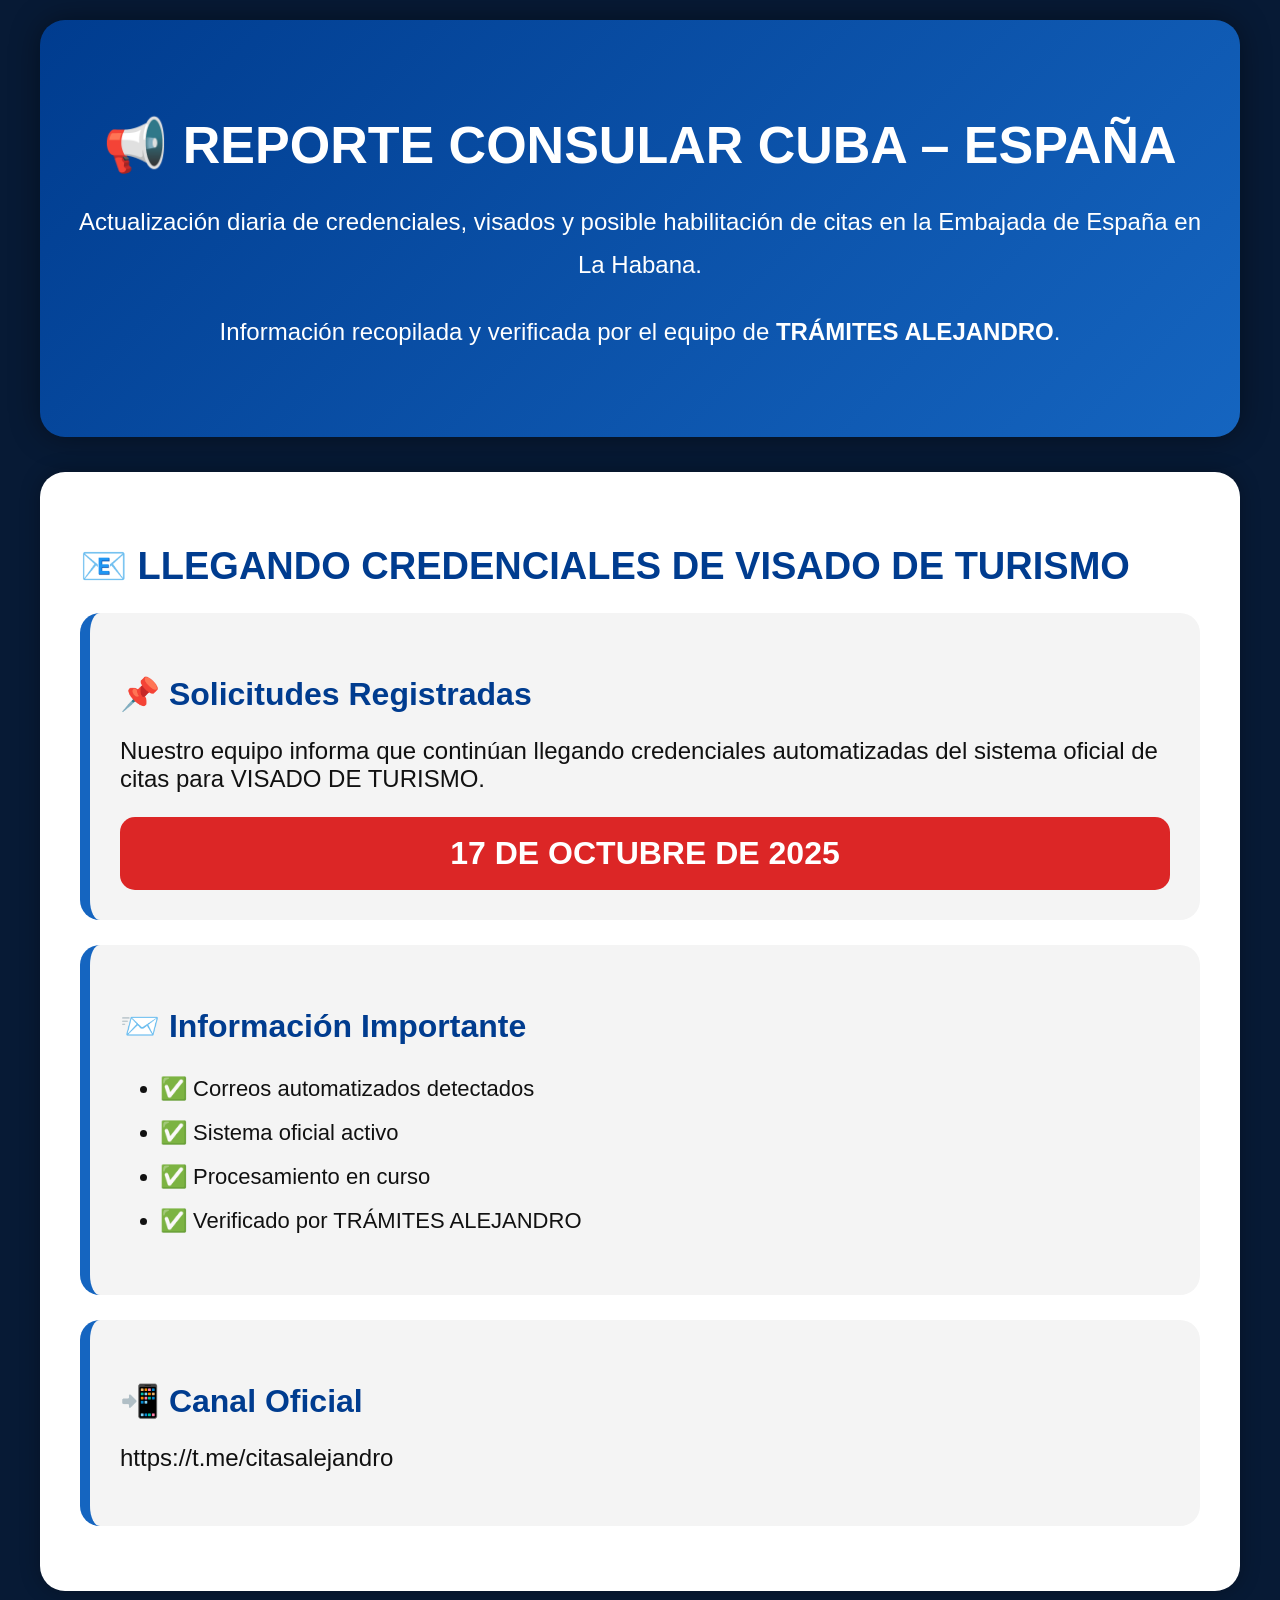
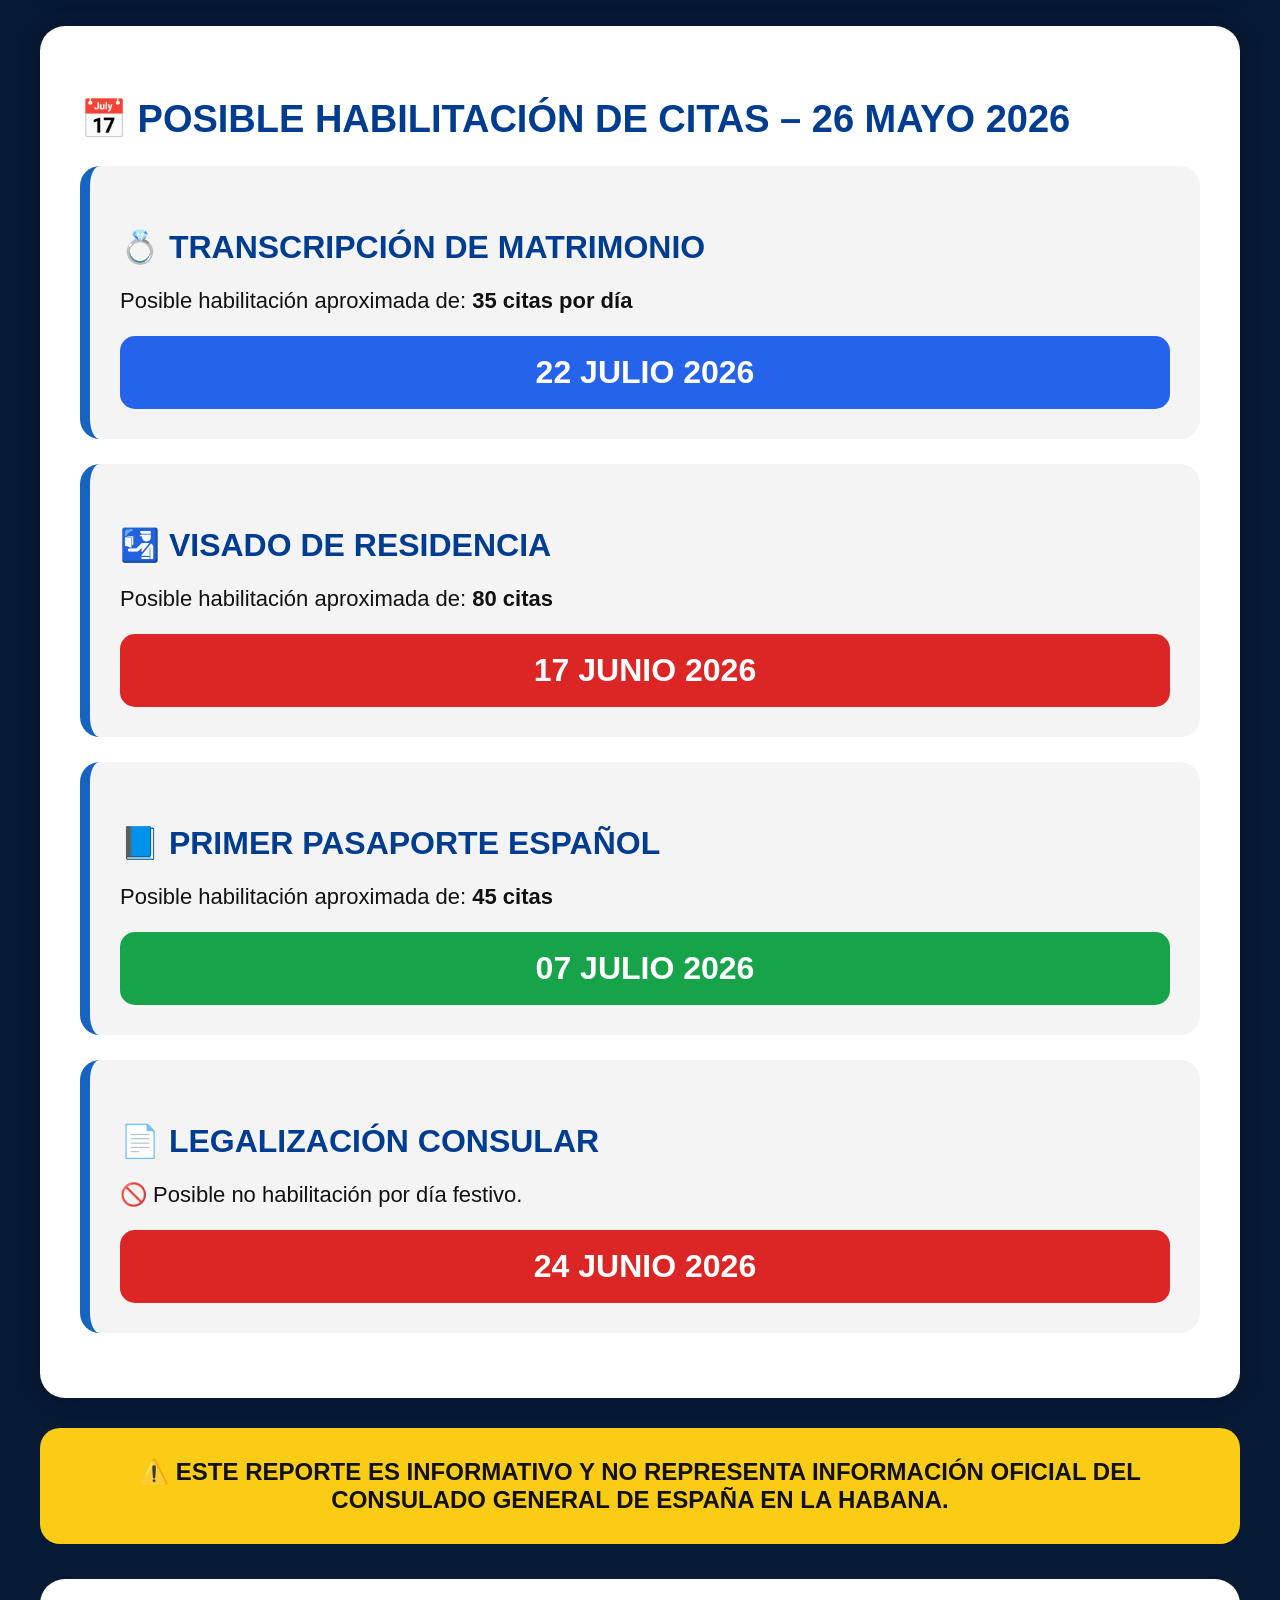
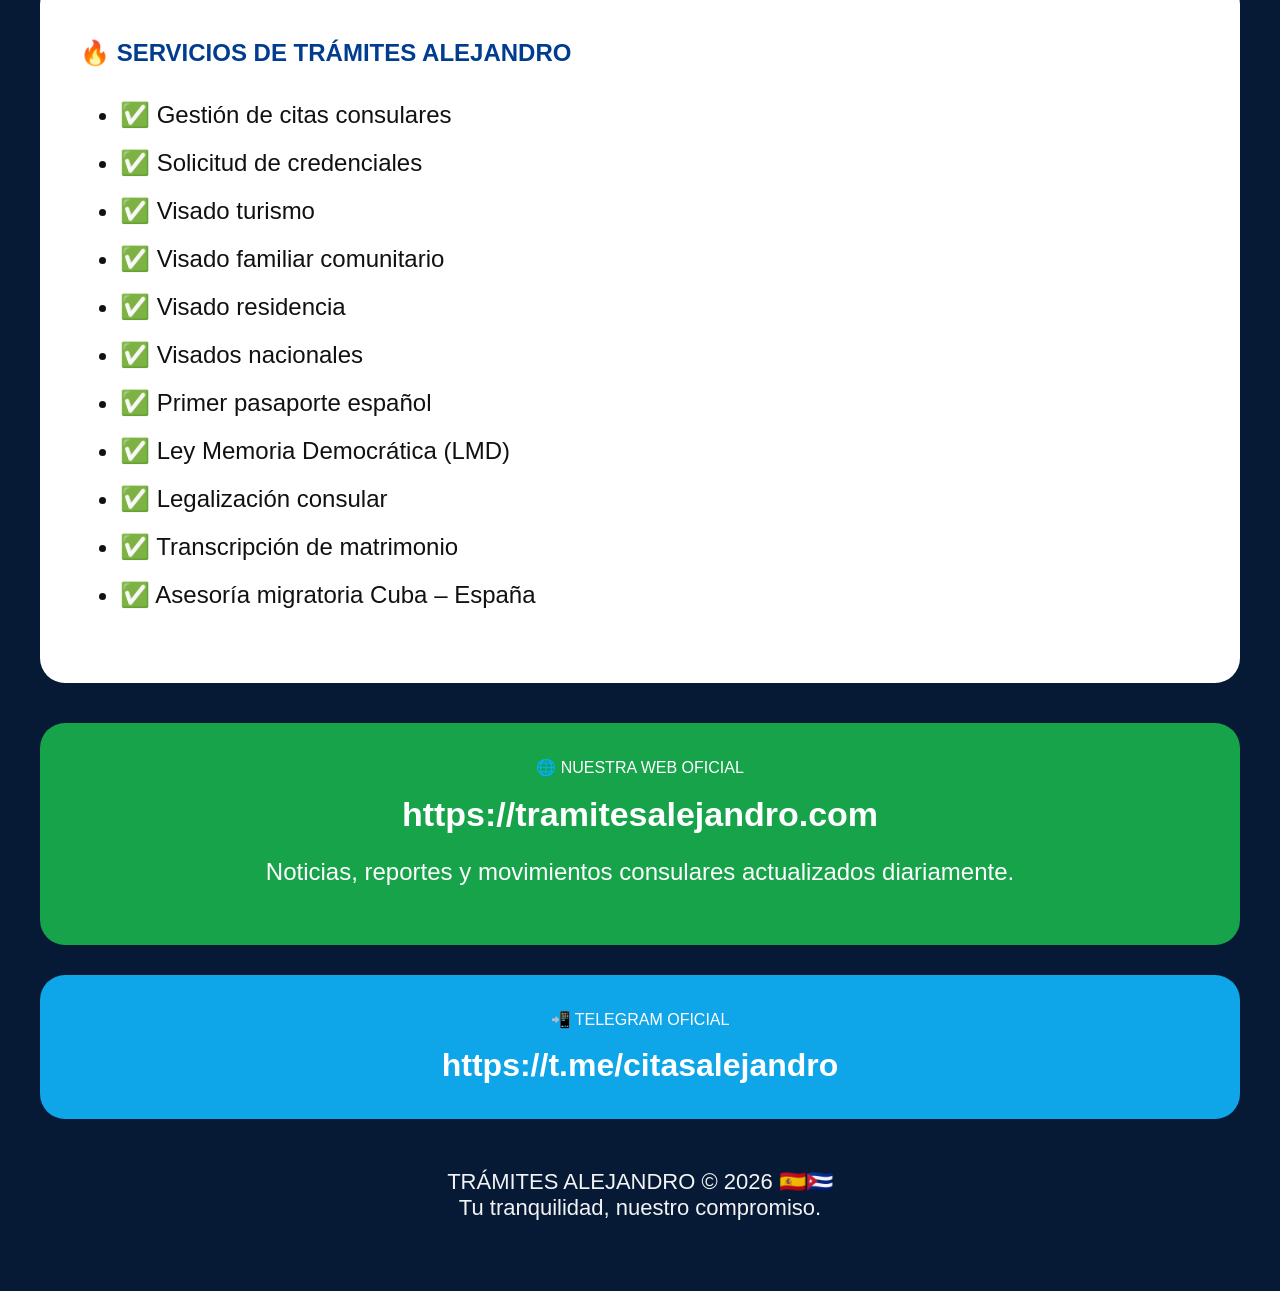
<file: reporte-consular-cuba-espana-26-mayo-2026.html>
<!DOCTYPE html>
<html lang="es">
<head>
<meta charset="UTF-8">
<meta name="viewport" content="width=device-width, initial-scale=1.0">

<title>Reporte Consular Cuba España 26 Mayo 2026 | Credenciales y Habilitación de Citas</title>

<meta name="description" content="Reporte actualizado de credenciales consulares, visados y posible habilitación de citas en la Embajada de España en La Habana. Información publicada por Trámites Alejandro.">

<meta name="keywords" content="credenciales visado turismo cuba, habilitacion citas consulado españa habana, visado residencia familiares españoles, tramites alejandro, citas consulares cuba españa">

<meta name="author" content="Trámites Alejandro">

<link rel="canonical" href="https://tramitesalejandro.com/reporte-consular-26-mayo-2026.html">

<meta property="og:title" content="Reporte Consular Cuba España 26 Mayo 2026">

<meta property="og:description" content="Reporte actualizado de credenciales, visados y habilitación de citas en la Embajada de España en La Habana.">

<meta property="og:type" content="article">

<meta property="og:url" content="https://tramitesalejandro.com/reporte-consular-26-mayo-2026.html">

<meta property="og:site_name" content="Trámites Alejandro">

<meta property="twitter:card" content="summary_large_image">

<meta property="twitter:title" content="Reporte Consular Cuba España 26 Mayo 2026">

<meta property="twitter:description" content="Actualización de credenciales, visados y movimientos consulares Cuba–España.">

<style>

body{
margin:0;
padding:0;
font-family:Arial,sans-serif;
background:#071a35;
color:white;
}

.container{
max-width:1200px;
margin:auto;
padding:20px;
}

.hero{
background:linear-gradient(135deg,#003c8f,#1565c0);
padding:60px 30px;
border-radius:25px;
text-align:center;
box-shadow:0 0 30px rgba(0,0,0,.4);
}

.hero h1{
font-size:52px;
margin-bottom:20px;
}

.hero p{
font-size:24px;
line-height:1.8;
}

.section{
background:white;
color:#111;
padding:40px;
border-radius:25px;
margin-top:35px;
box-shadow:0 0 20px rgba(0,0,0,.3);
}

.section h2{
font-size:38px;
color:#003c8f;
margin-bottom:25px;
}

.report-box{
background:#f4f4f4;
padding:30px;
border-radius:20px;
margin-bottom:25px;
border-left:10px solid #1565c0;
}

.report-box h3{
font-size:32px;
color:#003c8f;
margin-bottom:15px;
}

.date-box{
background:#dc2626;
color:white;
padding:18px;
border-radius:15px;
font-size:32px;
font-weight:bold;
text-align:center;
margin-top:20px;
}

.green{
background:#16a34a;
}

.blue{
background:#2563eb;
}

.warning{
background:#facc15;
color:#111;
padding:30px;
border-radius:20px;
font-size:24px;
font-weight:bold;
text-align:center;
margin-top:30px;
}

.services{
background:#ffffff;
color:#111;
padding:40px;
border-radius:25px;
margin-top:35px;
}

.services ul{
font-size:24px;
line-height:2;
}

.website{
background:#16a34a;
padding:35px;
border-radius:25px;
text-align:center;
margin-top:40px;
}

.website a{
color:white;
font-size:34px;
font-weight:bold;
text-decoration:none;
}

.telegram{
background:#0ea5e9;
padding:35px;
border-radius:25px;
text-align:center;
margin-top:30px;
}

.telegram a{
color:white;
font-size:32px;
font-weight:bold;
text-decoration:none;
}

.footer{
text-align:center;
padding:50px 20px;
font-size:22px;
opacity:.95;
}

</style>

</head>

<body>

<div class="container">

<div class="hero">

<h1>📢 REPORTE CONSULAR CUBA – ESPAÑA</h1>

<p>
Actualización diaria de credenciales, visados y posible habilitación de citas en la Embajada de España en La Habana.
</p>

<p>
Información recopilada y verificada por el equipo de <strong>TRÁMITES ALEJANDRO</strong>.
</p>

</div>

<div class="section">

<h2>📧 LLEGANDO CREDENCIALES DE VISADO DE TURISMO</h2>

<div class="report-box">

<h3>📌 Solicitudes Registradas</h3>

<p style="font-size:24px;">
Nuestro equipo informa que continúan llegando credenciales automatizadas del sistema oficial de citas para VISADO DE TURISMO.
</p>

<div class="date-box">
17 DE OCTUBRE DE 2025
</div>

</div>

<div class="report-box">

<h3>📨 Información Importante</h3>

<ul style="font-size:22px; line-height:2;">

<li>✅ Correos automatizados detectados</li>
<li>✅ Sistema oficial activo</li>
<li>✅ Procesamiento en curso</li>
<li>✅ Verificado por TRÁMITES ALEJANDRO</li>

</ul>

</div>

<div class="report-box">

<h3>📲 Canal Oficial</h3>

<p style="font-size:24px;">
https://t.me/citasalejandro
</p>

</div>

</div>

<div class="section">

<h2>📅 POSIBLE HABILITACIÓN DE CITAS – 26 MAYO 2026</h2>

<div class="report-box">

<h3>💍 TRANSCRIPCIÓN DE MATRIMONIO</h3>

<p style="font-size:22px;">
Posible habilitación aproximada de:
<strong>35 citas por día</strong>
</p>

<div class="date-box blue">
22 JULIO 2026
</div>

</div>

<div class="report-box">

<h3>🛂 VISADO DE RESIDENCIA</h3>

<p style="font-size:22px;">
Posible habilitación aproximada de:
<strong>80 citas</strong>
</p>

<div class="date-box">
17 JUNIO 2026
</div>

</div>

<div class="report-box">

<h3>📘 PRIMER PASAPORTE ESPAÑOL</h3>

<p style="font-size:22px;">
Posible habilitación aproximada de:
<strong>45 citas</strong>
</p>

<div class="date-box green">
07 JULIO 2026
</div>

</div>

<div class="report-box">

<h3>📄 LEGALIZACIÓN CONSULAR</h3>

<p style="font-size:22px;">
🚫 Posible no habilitación por día festivo.
</p>

<div class="date-box">
24 JUNIO 2026
</div>

</div>

</div>

<div class="warning">

⚠️ ESTE REPORTE ES INFORMATIVO Y NO REPRESENTA INFORMACIÓN OFICIAL DEL CONSULADO GENERAL DE ESPAÑA EN LA HABANA.

</div>

<div class="services">

<h2 style="color:#003c8f;">🔥 SERVICIOS DE TRÁMITES ALEJANDRO</h2>

<ul>

<li>✅ Gestión de citas consulares</li>
<li>✅ Solicitud de credenciales</li>
<li>✅ Visado turismo</li>
<li>✅ Visado familiar comunitario</li>
<li>✅ Visado residencia</li>
<li>✅ Visados nacionales</li>
<li>✅ Primer pasaporte español</li>
<li>✅ Ley Memoria Democrática (LMD)</li>
<li>✅ Legalización consular</li>
<li>✅ Transcripción de matrimonio</li>
<li>✅ Asesoría migratoria Cuba – España</li>

</ul>

</div>

<div class="website">

🌐 NUESTRA WEB OFICIAL<br><br>

<a href="https://tramitesalejandro.com">
https://tramitesalejandro.com
</a>

<p style="font-size:24px;">
Noticias, reportes y movimientos consulares actualizados diariamente.
</p>

</div>

<div class="telegram">

📲 TELEGRAM OFICIAL<br><br>

<a href="https://t.me/citasalejandro">
https://t.me/citasalejandro
</a>

</div>

<div class="footer">

TRÁMITES ALEJANDRO © 2026 🇪🇸🇨🇺<br>
Tu tranquilidad, nuestro compromiso.

</div>

</div>

</body>
</html>
</file>
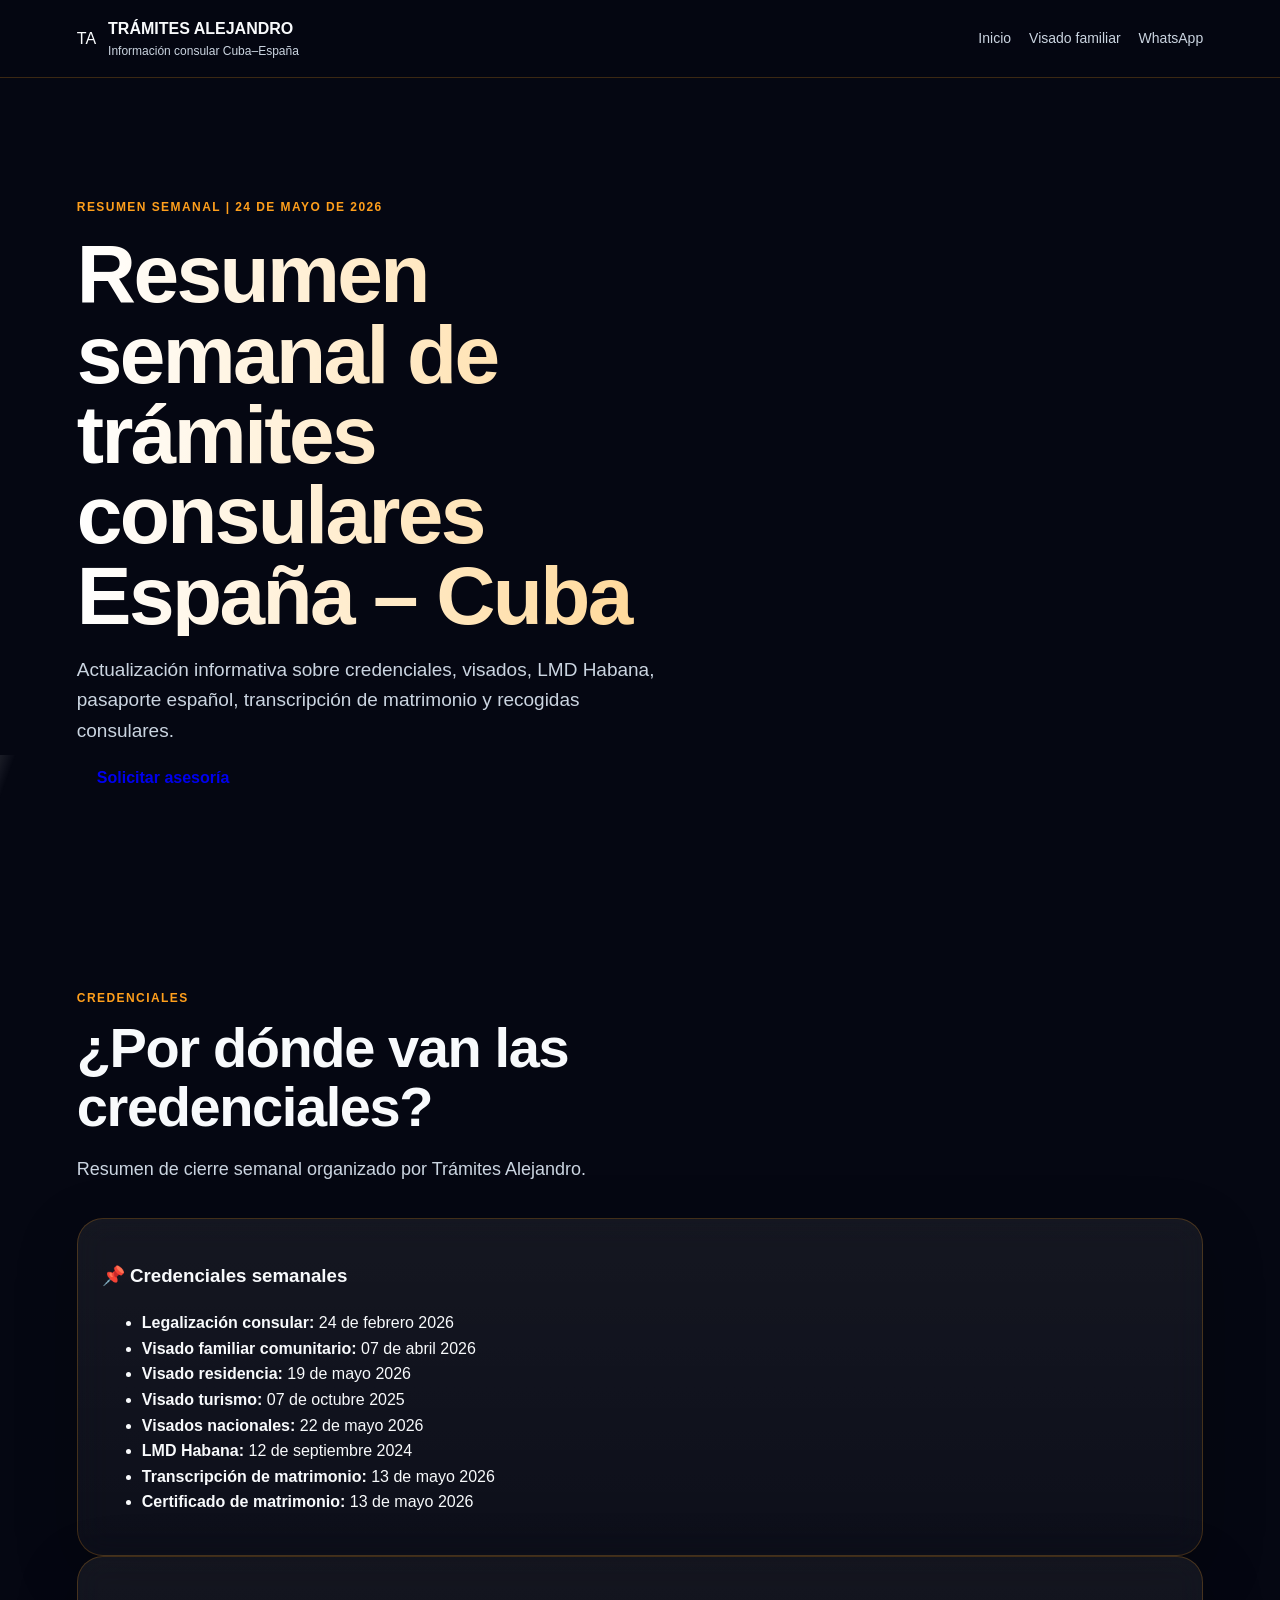
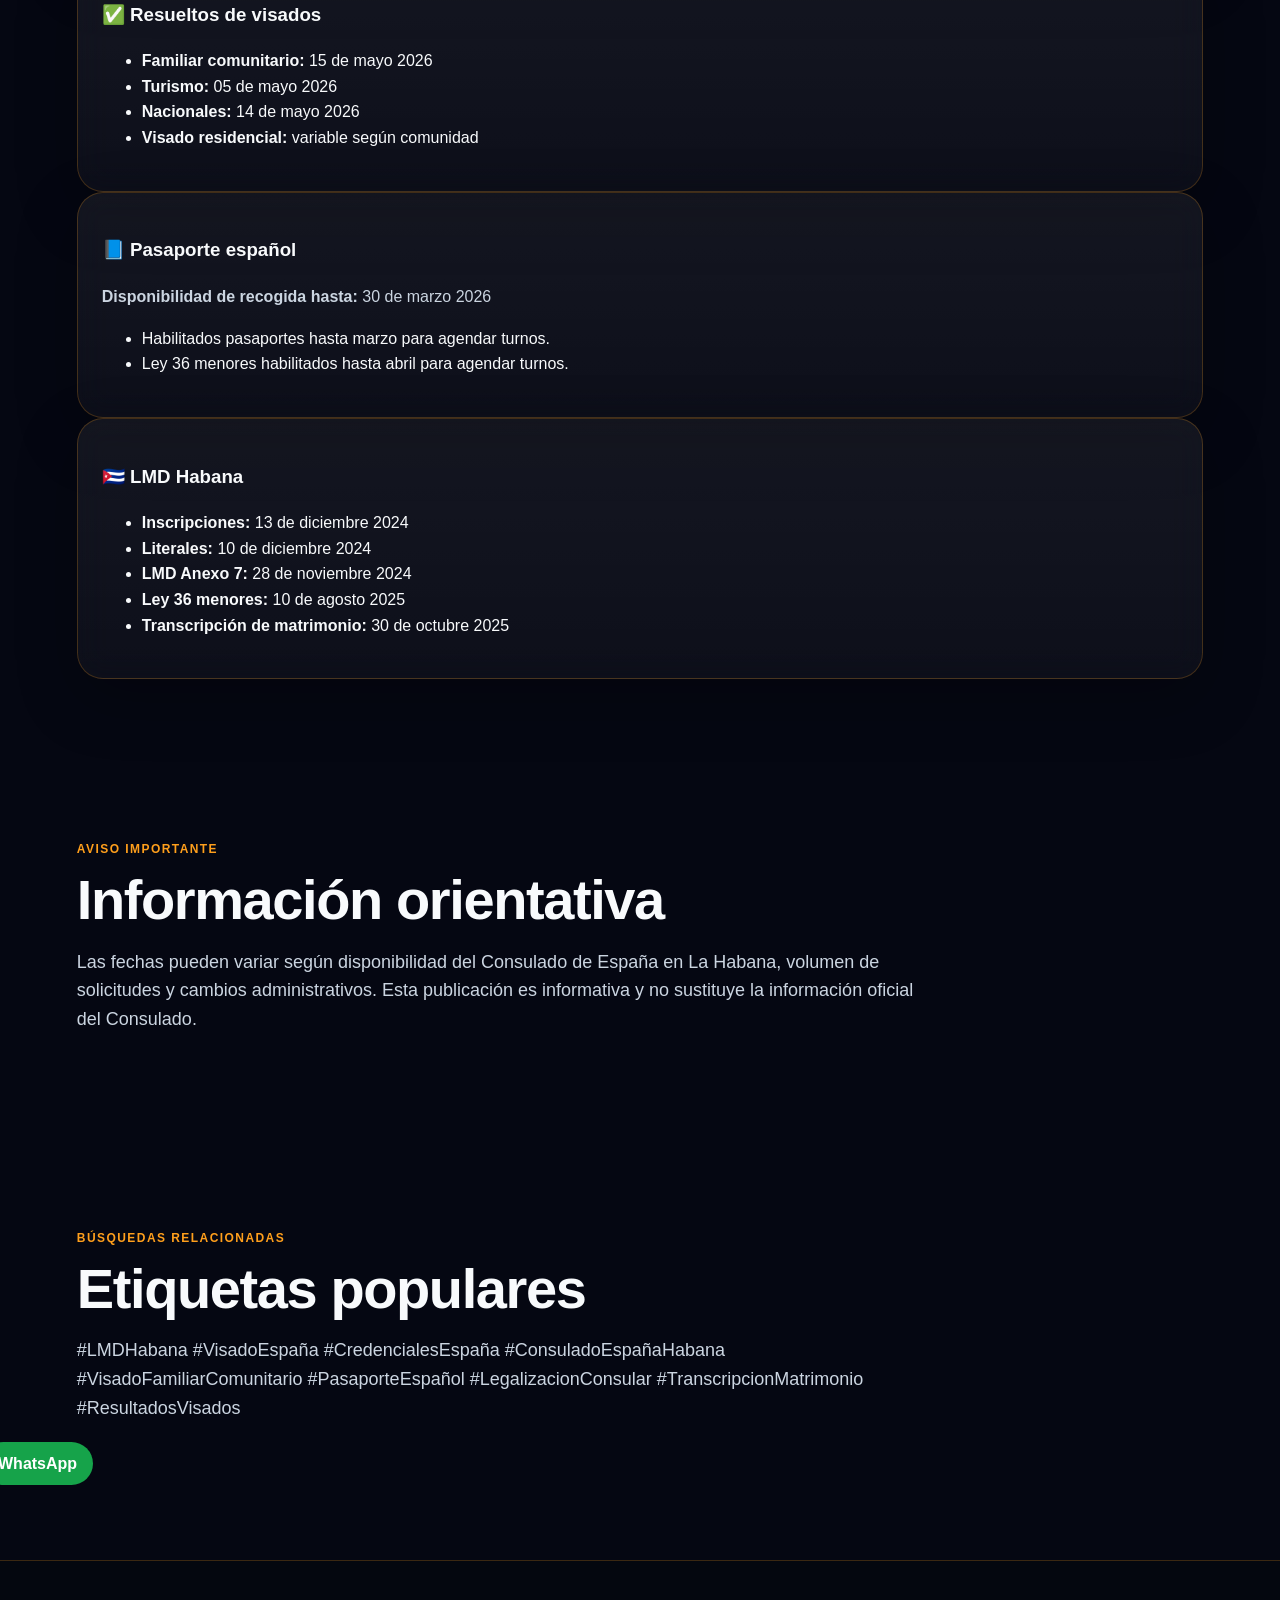
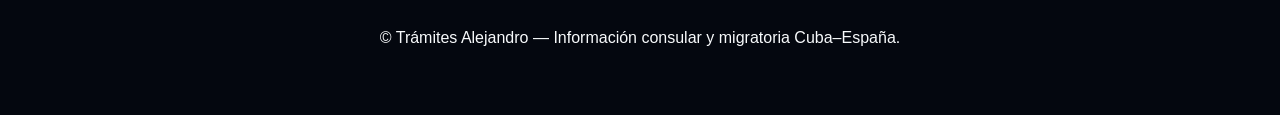
<file: resumen-semanal-tramites-24-mayo-2026.html>
<!DOCTYPE html>
<html lang="es">
<head>
<meta charset="UTF-8">
<meta name="viewport" content="width=device-width, initial-scale=1.0">

<title>Resumen semanal trámites consulares España Cuba | 24 de mayo 2026</title>

<meta name="description" content="Resumen semanal actualizado de trámites consulares España Cuba: credenciales, visados, LMD Habana, legalización consular, pasaporte español y transcripción de matrimonio.">

<meta name="keywords" content="credenciales consulado España Habana, visado familiar comunitario Cuba, LMD Habana, legalización consular, visado residencia España Cuba, pasaporte español Cuba, transcripción matrimonio España Cuba">

<meta name="author" content="Trámites Alejandro">
  <link rel="canonical" href="https://tramitesalejandro.com/resumen-semanal-tramites-consulares-espana-cuba-24-mayo-2026.html">

<meta property="og:title" content="Resumen semanal trámites consulares España Cuba">

<meta property="og:description" content="Resumen actualizado de credenciales, visados, LMD Habana, legalización consular, pasaporte español y trámites Cuba–España.">

<meta property="og:type" content="article">

<meta property="og:url" content="https://tramitesalejandro.com/resumen-semanal-tramites-consulares-espana-cuba-24-mayo-2026.html">

<meta property="og:site_name" content="Trámites Alejandro">

<meta property="twitter:card" content="summary_large_image">

<meta property="twitter:title" content="Resumen semanal trámites consulares España Cuba">

<meta property="twitter:description" content="Actualización semanal sobre visados, credenciales y trámites consulares España Cuba.">

<link rel="stylesheet" href="styles.css">
</head>

<body>

<nav class="nav">
  <div class="brand">
    <div class="logo">TA</div>
    <div>
      <strong>TRÁMITES ALEJANDRO</strong>
      <span>Información consular Cuba–España</span>
    </div>
  </div>

  <div class="nav-links">
    <a href="/">Inicio</a>
    <a href="/visado-familiar-comunitario.html">Visado familiar</a>
    <a href="https://wa.me/34614870845">WhatsApp</a>
  </div>
</nav>

<section class="hero">
  <div class="hero-copy">
    <span class="badge">Resumen semanal | 24 de mayo de 2026</span>

    <h1>Resumen semanal de trámites consulares España – Cuba</h1>

    <p>
      Actualización informativa sobre credenciales, visados, LMD Habana,
      pasaporte español, transcripción de matrimonio y recogidas consulares.
    </p>

    <a class="btn" href="https://wa.me/34614870845">Solicitar asesoría</a>
  </div>
</section>

<section>
  <div class="section-head">
    <span class="eyebrow">Credenciales</span>
    <h2>¿Por dónde van las credenciales?</h2>
    <p>Resumen de cierre semanal organizado por Trámites Alejandro.</p>
  </div>

  <div class="services-grid">

    <article class="service-card">
      <h3>📌 Credenciales semanales</h3>
      <ul>
        <li><strong>Legalización consular:</strong> 24 de febrero 2026</li>
        <li><strong>Visado familiar comunitario:</strong> 07 de abril 2026</li>
        <li><strong>Visado residencia:</strong> 19 de mayo 2026</li>
        <li><strong>Visado turismo:</strong> 07 de octubre 2025</li>
        <li><strong>Visados nacionales:</strong> 22 de mayo 2026</li>
        <li><strong>LMD Habana:</strong> 12 de septiembre 2024</li>
        <li><strong>Transcripción de matrimonio:</strong> 13 de mayo 2026</li>
        <li><strong>Certificado de matrimonio:</strong> 13 de mayo 2026</li>
      </ul>
    </article>

    <article class="service-card">
      <h3>✅ Resueltos de visados</h3>
      <ul>
        <li><strong>Familiar comunitario:</strong> 15 de mayo 2026</li>
        <li><strong>Turismo:</strong> 05 de mayo 2026</li>
        <li><strong>Nacionales:</strong> 14 de mayo 2026</li>
        <li><strong>Visado residencial:</strong> variable según comunidad</li>
      </ul>
    </article>

    <article class="service-card">
      <h3>📘 Pasaporte español</h3>
      <p><strong>Disponibilidad de recogida hasta:</strong> 30 de marzo 2026</p>
      <ul>
        <li>Habilitados pasaportes hasta marzo para agendar turnos.</li>
        <li>Ley 36 menores habilitados hasta abril para agendar turnos.</li>
      </ul>
    </article>

    <article class="service-card">
      <h3>🇨🇺 LMD Habana</h3>
      <ul>
        <li><strong>Inscripciones:</strong> 13 de diciembre 2024</li>
        <li><strong>Literales:</strong> 10 de diciembre 2024</li>
        <li><strong>LMD Anexo 7:</strong> 28 de noviembre 2024</li>
        <li><strong>Ley 36 menores:</strong> 10 de agosto 2025</li>
        <li><strong>Transcripción de matrimonio:</strong> 30 de octubre 2025</li>
      </ul>
    </article>

  </div>
</section>

<section>
  <div class="section-head">
    <span class="eyebrow">Aviso importante</span>
    <h2>Información orientativa</h2>
    <p>
      Las fechas pueden variar según disponibilidad del Consulado de España en La Habana,
      volumen de solicitudes y cambios administrativos. Esta publicación es informativa
      y no sustituye la información oficial del Consulado.
    </p>
  </div>
</section>

<section>
  <div class="section-head">
    <span class="eyebrow">Búsquedas relacionadas</span>
    <h2>Etiquetas populares</h2>
    <p>
      #LMDHabana #VisadoEspaña #CredencialesEspaña #ConsuladoEspañaHabana
      #VisadoFamiliarComunitario #PasaporteEspañol #LegalizacionConsular
      #TranscripcionMatrimonio #ResultadosVisados
    </p>
  </div>
</section>

<a class="floating-wa" href="https://wa.me/34614870845">WhatsApp</a>

<footer>
  <p>© Trámites Alejandro — Información consular y migratoria Cuba–España.</p>
</footer>

</body>
</html>
</file>
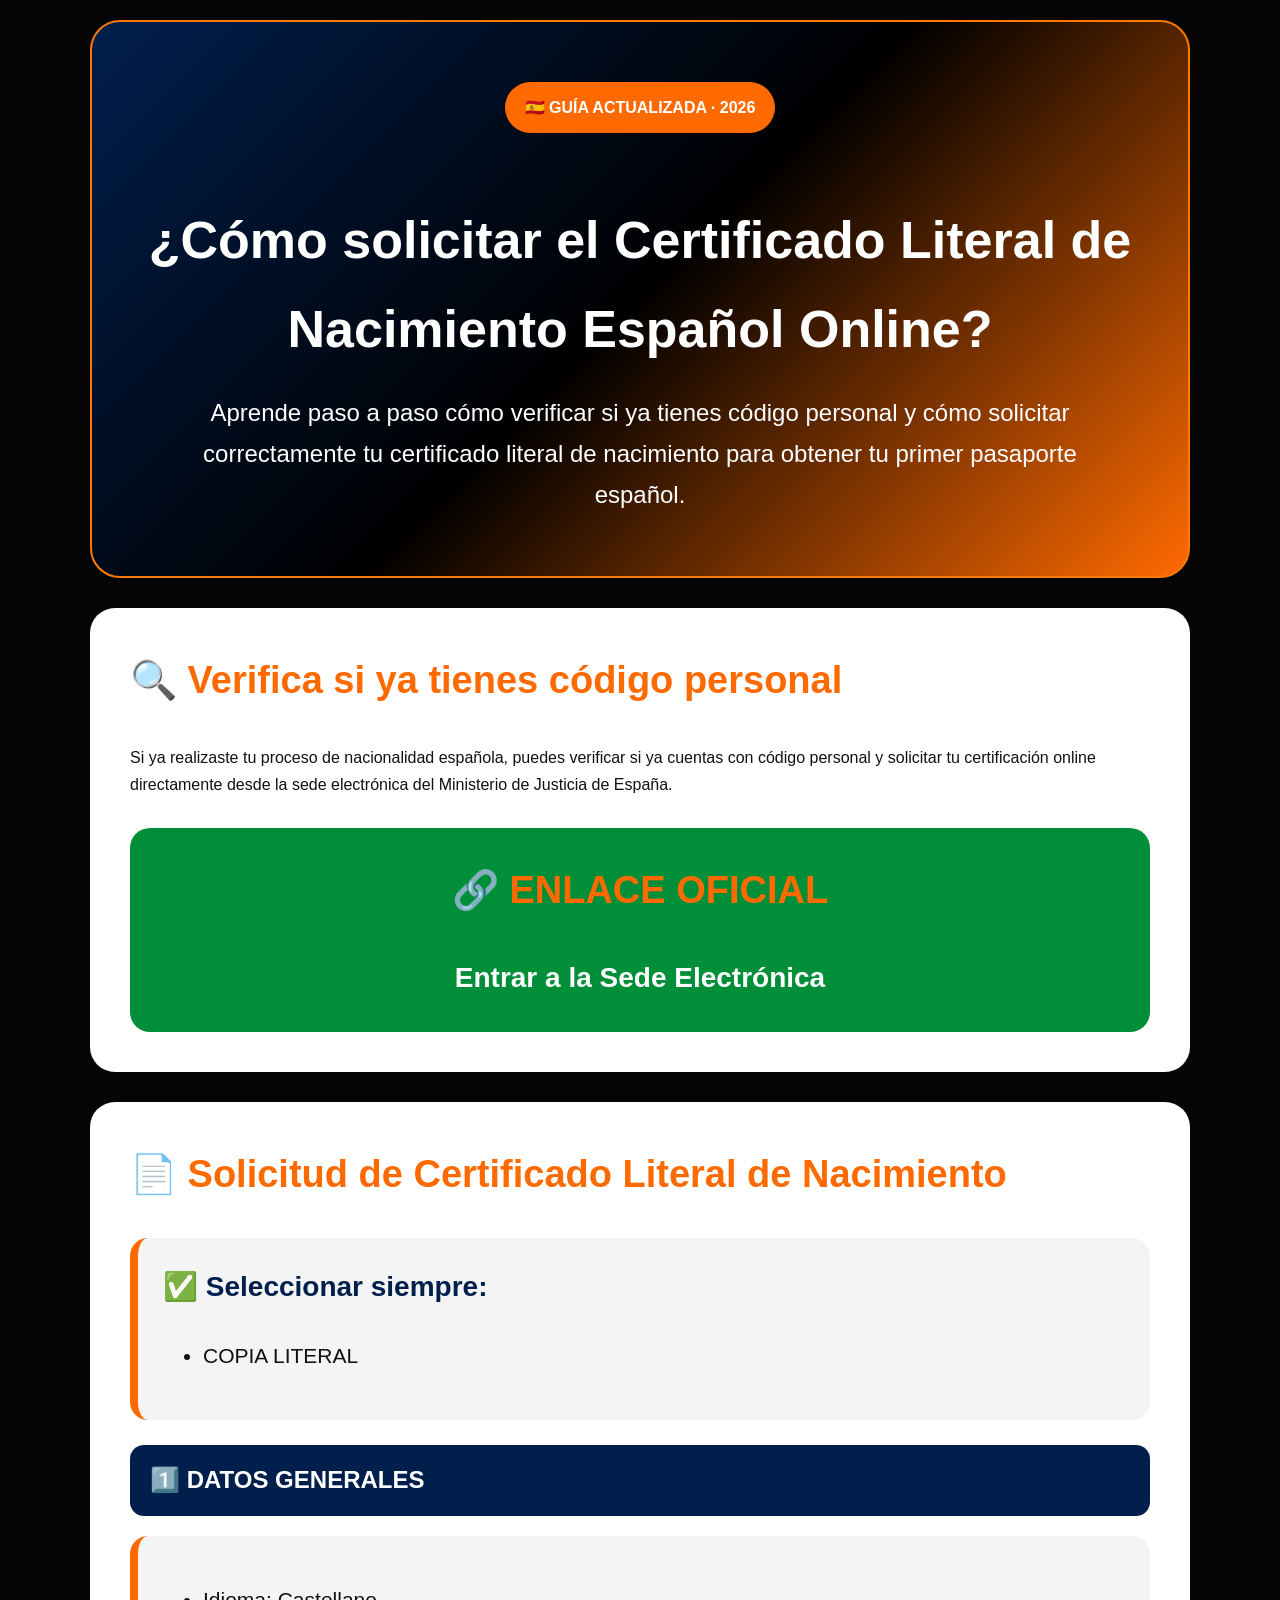
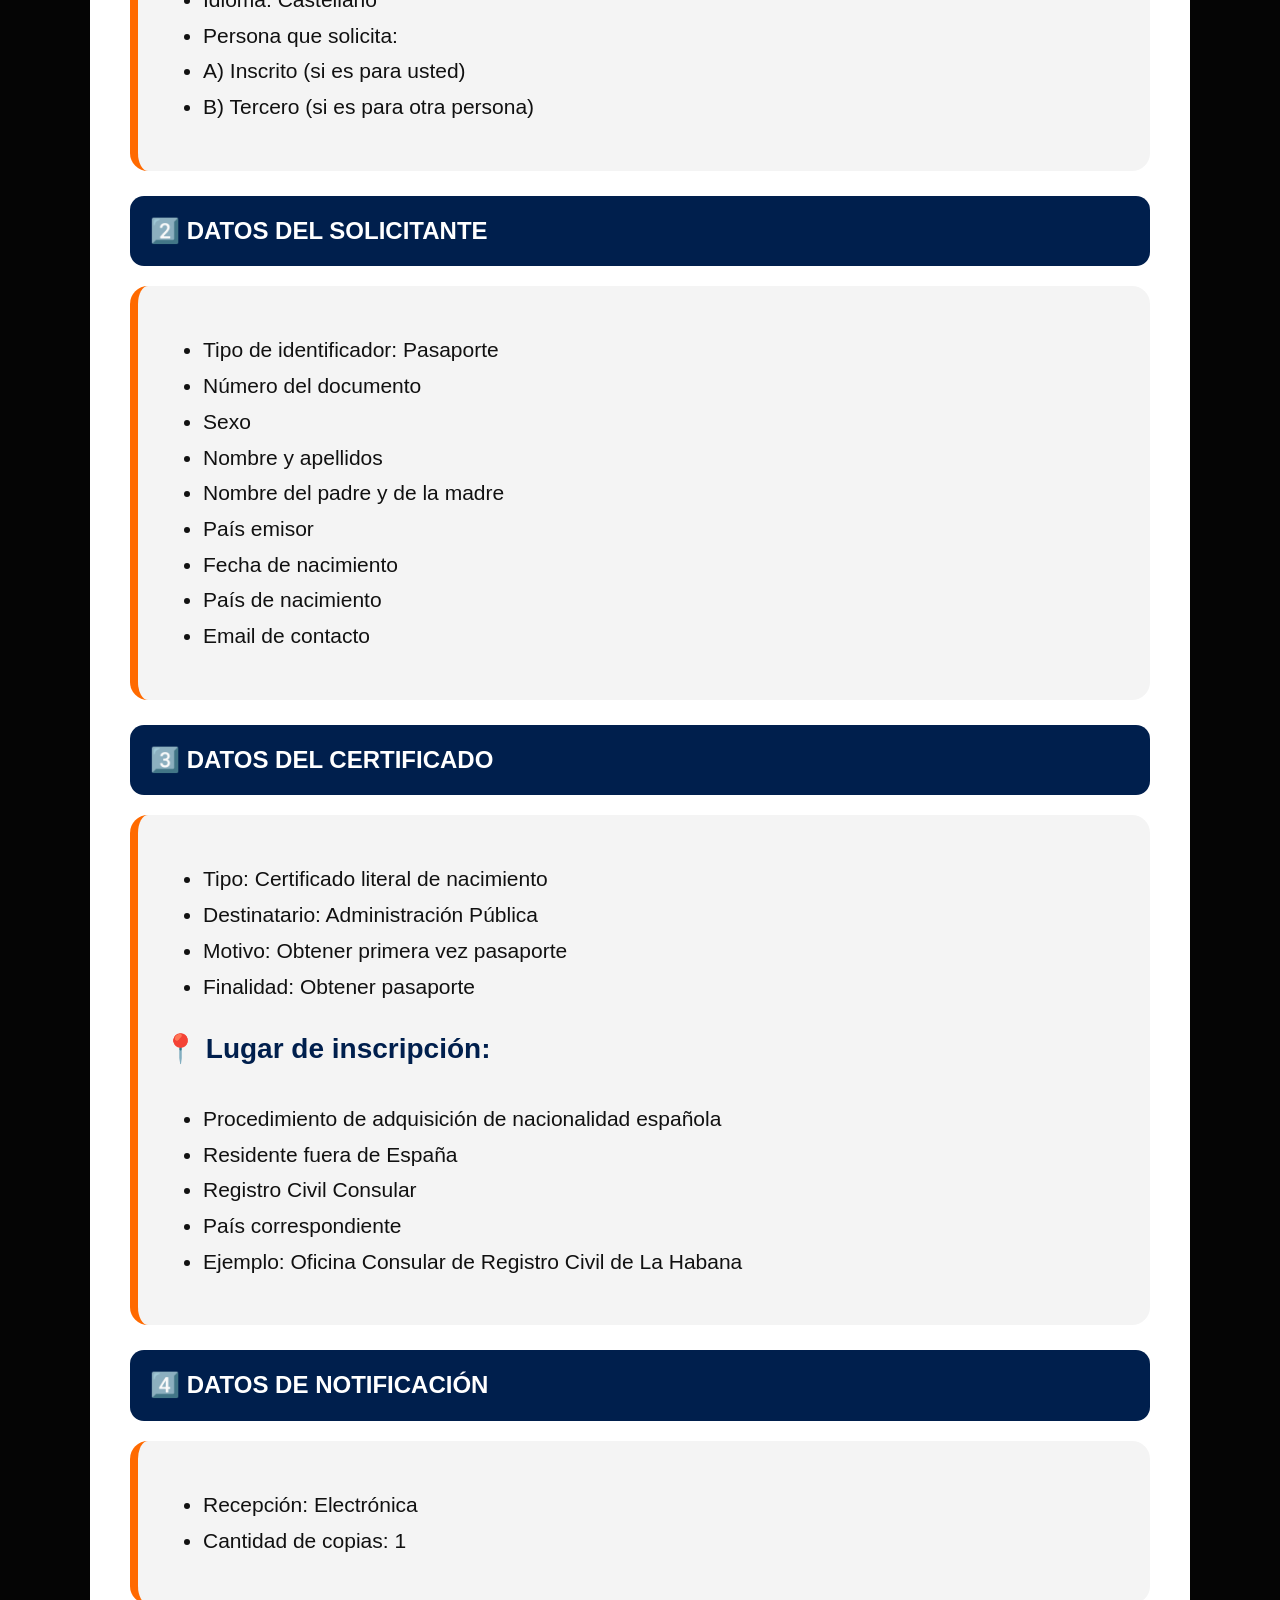
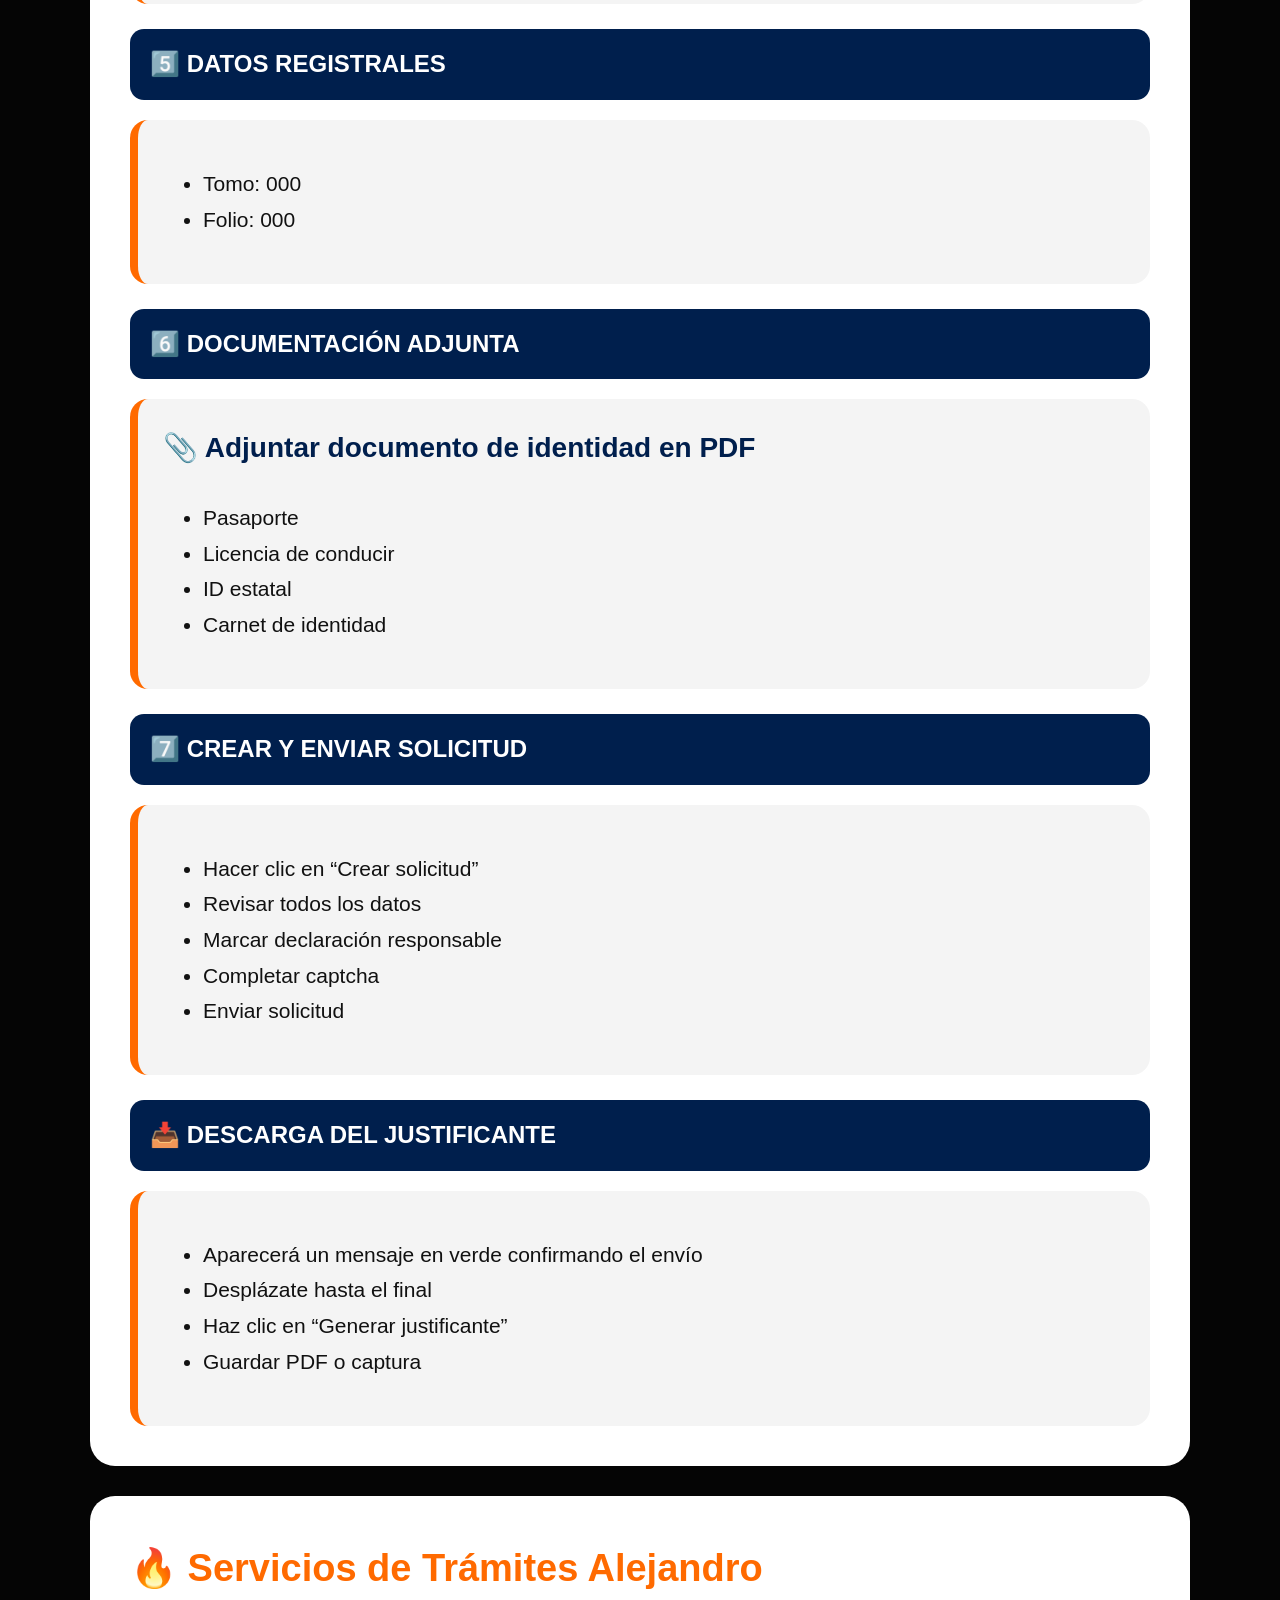
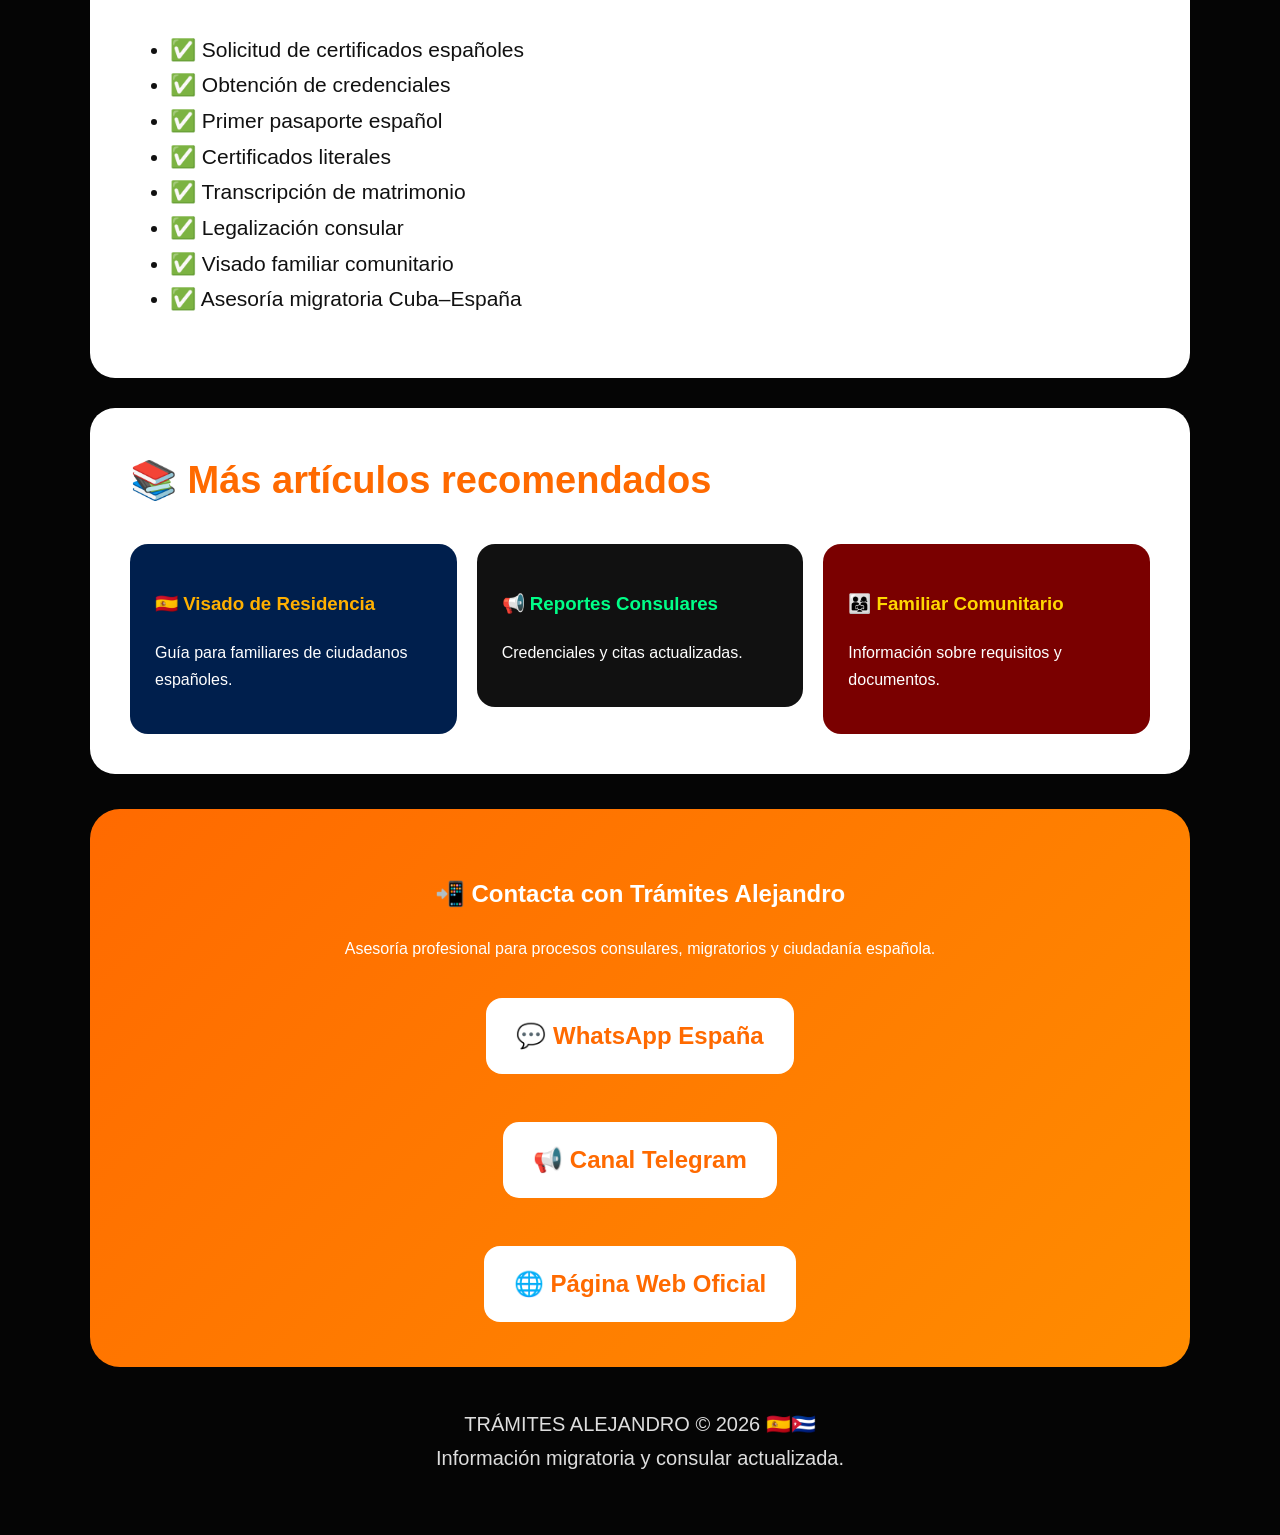
<file: solicitar-certificado-literal-nacimiento-espanol-online-2026.html>
<!DOCTYPE html>
<html lang="es">
<head>
<meta charset="UTF-8">
<meta name="viewport" content="width=device-width, initial-scale=1.0">

<title>Cómo Solicitar Certificado Literal de Nacimiento Español Online 2026 | Trámites Alejandro</title>

<meta name="description" content="Guía completa para solicitar online el certificado literal de nacimiento español y verificar si ya tienes código personal. Trámites Alejandro 2026.">

<meta name="keywords" content="certificado literal nacimiento español, codigo personal españa, primera vez pasaporte español, ministerio justicia españa, registro civil la habana, tramites alejandro">

<meta name="robots" content="index, follow">

<link rel="canonical" href="https://tramitesalejandro.com/solicitar-certificado-literal-nacimiento-espanol-online-2026.html">

<style>

body{
margin:0;
font-family:Arial,sans-serif;
background:#050505;
color:white;
line-height:1.7;
}

.container{
max-width:1100px;
margin:auto;
padding:20px;
}

.hero{
background:linear-gradient(135deg,#001f4d,#000,#ff6a00);
padding:60px 35px;
border-radius:30px;
text-align:center;
border:2px solid #ff7a00;
}

.hero h1{
font-size:52px;
margin-bottom:20px;
}

.hero p{
font-size:24px;
max-width:900px;
margin:auto;
}

.badge{
display:inline-block;
background:#ff6a00;
padding:12px 20px;
border-radius:999px;
font-weight:bold;
margin-bottom:20px;
}

.section{
background:white;
color:#111;
padding:40px;
border-radius:25px;
margin-top:30px;
}

.section h2{
color:#ff6a00;
font-size:38px;
margin-top:0;
}

.card{
background:#f4f4f4;
padding:25px;
border-radius:18px;
margin-top:20px;
border-left:8px solid #ff6a00;
}

.card h3{
margin-top:0;
font-size:28px;
color:#001f4d;
}

.step{
background:#001f4d;
color:white;
padding:15px 20px;
border-radius:14px;
font-size:24px;
font-weight:bold;
margin-top:25px;
}

.linkbox{
background:#008f39;
padding:30px;
border-radius:20px;
text-align:center;
margin-top:30px;
}

.linkbox a{
color:white;
font-size:28px;
font-weight:bold;
text-decoration:none;
}

.cta{
background:linear-gradient(135deg,#ff6a00,#ff8c00);
padding:45px;
border-radius:30px;
margin-top:35px;
text-align:center;
color:white;
}

.cta a{
display:inline-block;
margin-top:20px;
background:white;
color:#ff6a00;
padding:18px 30px;
border-radius:16px;
text-decoration:none;
font-size:24px;
font-weight:bold;
}

.footer{
text-align:center;
padding:40px;
font-size:20px;
color:#ddd;
}

ul{
font-size:21px;
}

</style>
</head>

<body>

<div class="container">

<section class="hero">

<div class="badge">
🇪🇸 GUÍA ACTUALIZADA · 2026
</div>

<h1>
¿Cómo solicitar el Certificado Literal de Nacimiento Español Online?
</h1>

<p>
Aprende paso a paso cómo verificar si ya tienes código personal y cómo solicitar correctamente tu certificado literal de nacimiento para obtener tu primer pasaporte español.
</p>

</section>

<section class="section">

<h2>🔍 Verifica si ya tienes código personal</h2>

<p>
Si ya realizaste tu proceso de nacionalidad española, puedes verificar si ya cuentas con código personal y solicitar tu certificación online directamente desde la sede electrónica del Ministerio de Justicia de España.
</p>

<div class="linkbox">

<h2>🔗 ENLACE OFICIAL</h2>

<a href="https://sede.mjusticia.gob.es/sereci/initDatosGenerales?idMateria=NAC">
Entrar a la Sede Electrónica
</a>

</div>

</section>

<section class="section">

<h2>📄 Solicitud de Certificado Literal de Nacimiento</h2>

<div class="card">

<h3>✅ Seleccionar siempre:</h3>

<ul>
<li>COPIA LITERAL</li>
</ul>

</div>

<div class="step">
1️⃣ DATOS GENERALES
</div>

<div class="card">

<ul>
<li>Idioma: Castellano</li>
<li>Persona que solicita:</li>
<li>A) Inscrito (si es para usted)</li>
<li>B) Tercero (si es para otra persona)</li>
</ul>

</div>

<div class="step">
2️⃣ DATOS DEL SOLICITANTE
</div>

<div class="card">

<ul>
<li>Tipo de identificador: Pasaporte</li>
<li>Número del documento</li>
<li>Sexo</li>
<li>Nombre y apellidos</li>
<li>Nombre del padre y de la madre</li>
<li>País emisor</li>
<li>Fecha de nacimiento</li>
<li>País de nacimiento</li>
<li>Email de contacto</li>
</ul>

</div>

<div class="step">
3️⃣ DATOS DEL CERTIFICADO
</div>

<div class="card">

<ul>
<li>Tipo: Certificado literal de nacimiento</li>
<li>Destinatario: Administración Pública</li>
<li>Motivo: Obtener primera vez pasaporte</li>
<li>Finalidad: Obtener pasaporte</li>
</ul>

<h3>📍 Lugar de inscripción:</h3>

<ul>
<li>Procedimiento de adquisición de nacionalidad española</li>
<li>Residente fuera de España</li>
<li>Registro Civil Consular</li>
<li>País correspondiente</li>
<li>Ejemplo: Oficina Consular de Registro Civil de La Habana</li>
</ul>

</div>

<div class="step">
4️⃣ DATOS DE NOTIFICACIÓN
</div>

<div class="card">

<ul>
<li>Recepción: Electrónica</li>
<li>Cantidad de copias: 1</li>
</ul>

</div>

<div class="step">
5️⃣ DATOS REGISTRALES
</div>

<div class="card">

<ul>
<li>Tomo: 000</li>
<li>Folio: 000</li>
</ul>

</div>

<div class="step">
6️⃣ DOCUMENTACIÓN ADJUNTA
</div>

<div class="card">

<h3>📎 Adjuntar documento de identidad en PDF</h3>

<ul>
<li>Pasaporte</li>
<li>Licencia de conducir</li>
<li>ID estatal</li>
<li>Carnet de identidad</li>
</ul>

</div>

<div class="step">
7️⃣ CREAR Y ENVIAR SOLICITUD
</div>

<div class="card">

<ul>
<li>Hacer clic en “Crear solicitud”</li>
<li>Revisar todos los datos</li>
<li>Marcar declaración responsable</li>
<li>Completar captcha</li>
<li>Enviar solicitud</li>
</ul>

</div>

<div class="step">
📥 DESCARGA DEL JUSTIFICANTE
</div>

<div class="card">

<ul>
<li>Aparecerá un mensaje en verde confirmando el envío</li>
<li>Desplázate hasta el final</li>
<li>Haz clic en “Generar justificante”</li>
<li>Guardar PDF o captura</li>
</ul>

</div>

</section>

<section class="section">

<h2>🔥 Servicios de Trámites Alejandro</h2>

<ul>
<li>✅ Solicitud de certificados españoles</li>
<li>✅ Obtención de credenciales</li>
<li>✅ Primer pasaporte español</li>
<li>✅ Certificados literales</li>
<li>✅ Transcripción de matrimonio</li>
<li>✅ Legalización consular</li>
<li>✅ Visado familiar comunitario</li>
<li>✅ Asesoría migratoria Cuba–España</li>
</ul>

</section>

<section class="section">

<h2>📚 Más artículos recomendados</h2>

<div style="display:grid;grid-template-columns:repeat(auto-fit,minmax(260px,1fr));gap:20px;">

<a href="https://tramitesalejandro.com/visado-residencia-familiares-ciudadanos-espanoles-cuba-2026.html" style="text-decoration:none;">
<div style="background:#001f4d;color:white;padding:25px;border-radius:18px;">
<h3 style="color:#ffb000;">🇪🇸 Visado de Residencia</h3>
<p>Guía para familiares de ciudadanos españoles.</p>
</div>
</a>

<a href="https://tramitesalejandro.com/reporte-consular-citas-credenciales-27-mayo-2026.html" style="text-decoration:none;">
<div style="background:#111;color:white;padding:25px;border-radius:18px;">
<h3 style="color:#00ff88;">📢 Reportes Consulares</h3>
<p>Credenciales y citas actualizadas.</p>
</div>
</a>

<a href="https://tramitesalejandro.com/visado-familiar-comunitario.html" style="text-decoration:none;">
<div style="background:#7a0000;color:white;padding:25px;border-radius:18px;">
<h3 style="color:#ffd700;">👨‍👩‍👧 Familiar Comunitario</h3>
<p>Información sobre requisitos y documentos.</p>
</div>
</a>

</div>

</section>

<section class="cta">

<h2>
📲 Contacta con Trámites Alejandro
</h2>

<p>
Asesoría profesional para procesos consulares, migratorios y ciudadanía española.
</p>

<a href="https://wa.me/34614870845">
💬 WhatsApp España
</a>

<br><br>

<a href="https://t.me/citasalejandro">
📢 Canal Telegram
</a>

<br><br>

<a href="https://tramitesalejandro.com">
🌐 Página Web Oficial
</a>

</section>

<div class="footer">

TRÁMITES ALEJANDRO © 2026 🇪🇸🇨🇺<br>
Información migratoria y consular actualizada.

</div>

</div>

</body>
</html>
</file>
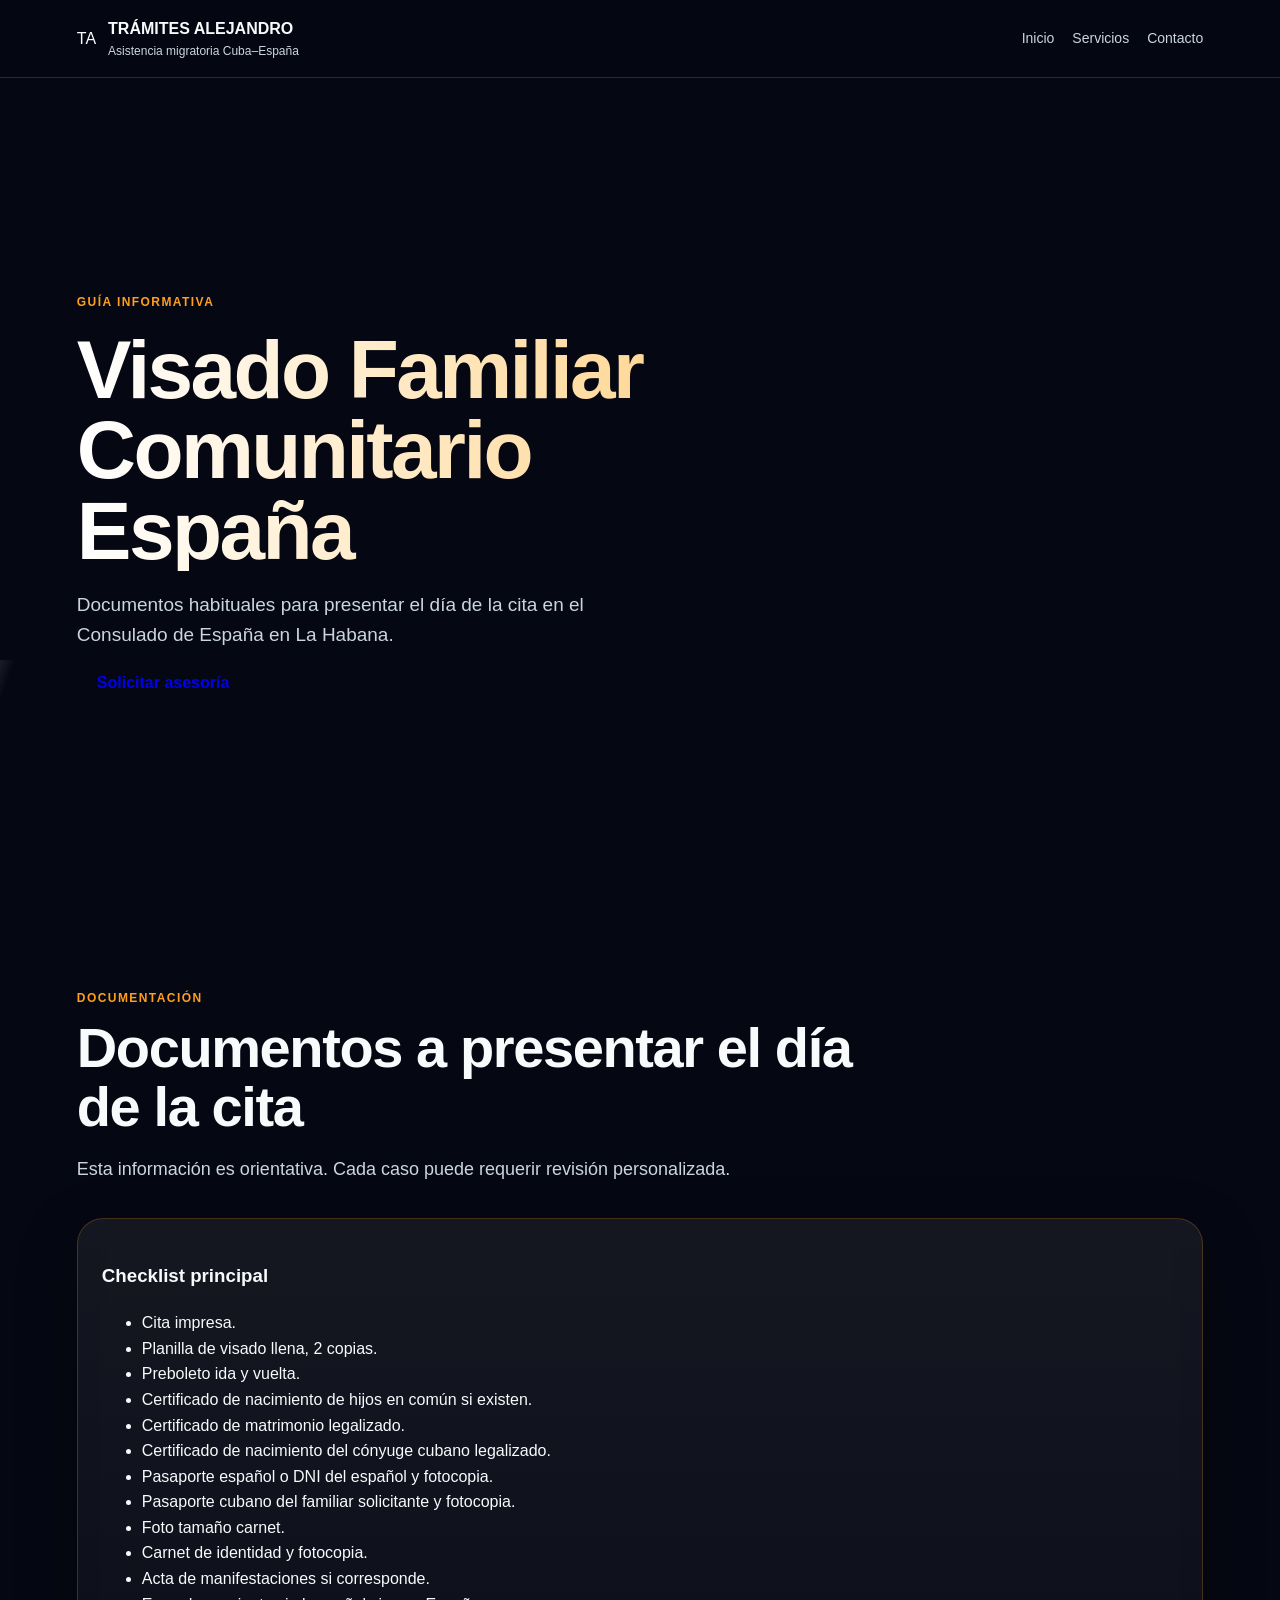
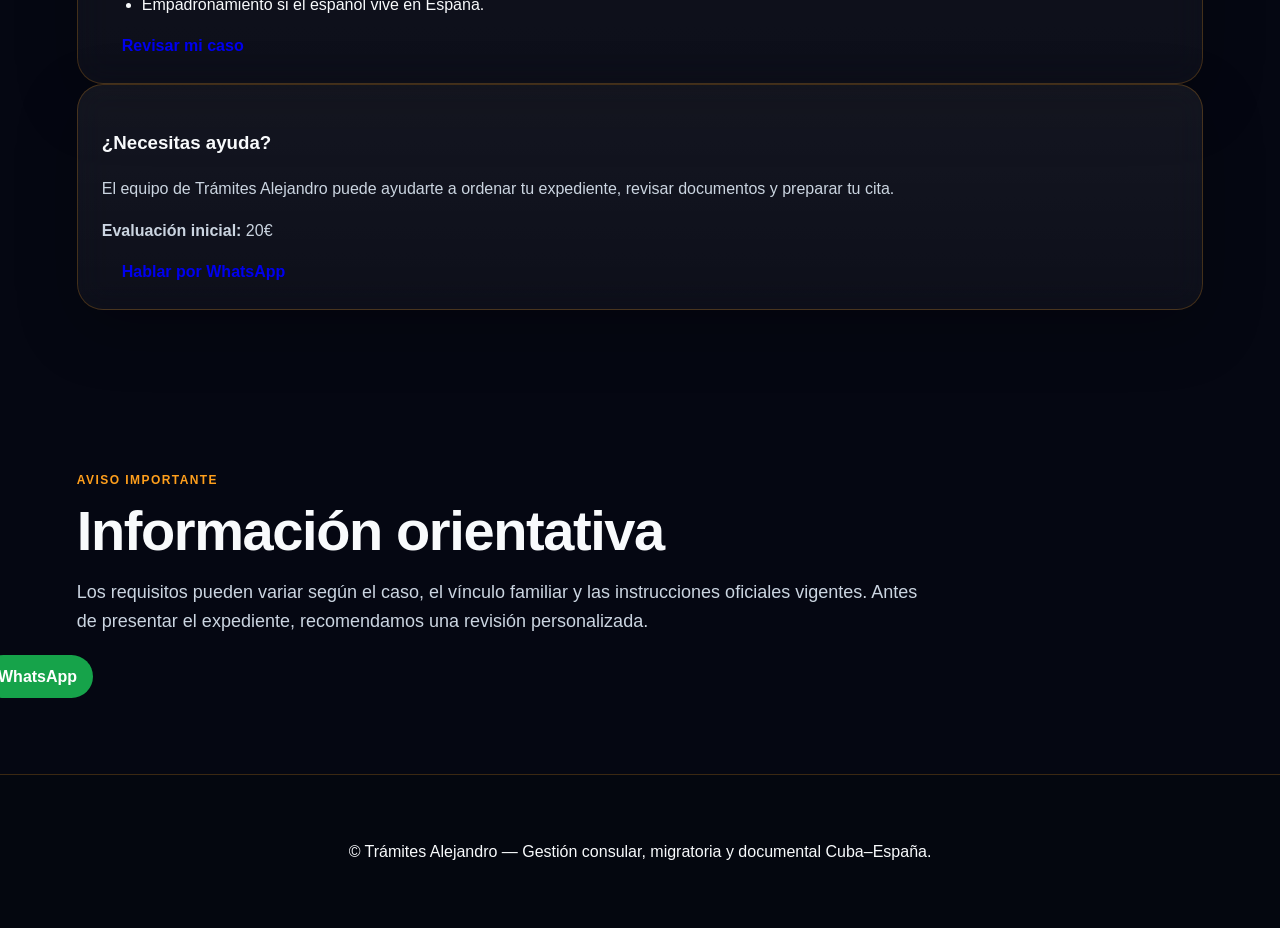
<file: visado-familiar-comunitario.html>
<!DOCTYPE html>
<html lang="es">
<head>
<meta charset="UTF-8">
<meta name="viewport" content="width=device-width, initial-scale=1.0">

<title>Visado Familiar Comunitario España desde Cuba | Trámites Alejandro</title>

<meta name="description" content="Guía informativa sobre documentos para visado familiar comunitario España desde Cuba. Asesoría profesional con Trámites Alejandro.">

<meta name="keywords" content="visado familiar comunitario España desde Cuba, visado comunitario consulado España Habana, documentos visado familiar comunitario, familiar de ciudadano español Cuba, Trámites Alejandro">

<meta name="author" content="Trámites Alejandro">

<link rel="canonical" href="https://tramitesalejandro.com/visado-familiar-comunitario.html">

<meta property="og:title" content="Visado Familiar Comunitario España desde Cuba">

<meta property="og:description" content="Guía informativa sobre documentos habituales para visado familiar comunitario España desde Cuba y asesoría profesional con Trámites Alejandro.">

<meta property="og:type" content="article">

<meta property="og:url" content="https://tramitesalejandro.com/visado-familiar-comunitario.html">

<meta property="og:site_name" content="Trámites Alejandro">

<meta property="twitter:card" content="summary_large_image">

<meta property="twitter:title" content="Visado Familiar Comunitario España desde Cuba">

<meta property="twitter:description" content="Documentos habituales para presentar el día de la cita en el Consulado de España en La Habana.">

<link rel="stylesheet" href="styles.css">
</head>

<body>

<nav class="nav">
  <div class="brand">
    <div class="logo">TA</div>
    <div>
      <strong>TRÁMITES ALEJANDRO</strong>
      <span>Asistencia migratoria Cuba–España</span>
    </div>
  </div>

  <div class="nav-links">
    <a href="/">Inicio</a>
    <a href="/#servicios">Servicios</a>
    <a href="/#contacto">Contacto</a>
  </div>
</nav>

<section class="hero">
  <div class="hero-copy">
    <span class="badge">Guía informativa</span>

    <h1>Visado Familiar Comunitario España</h1>

    <p>
      Documentos habituales para presentar el día de la cita en el Consulado de España en La Habana.
    </p>

    <a class="btn" href="https://wa.me/34614870845">Solicitar asesoría</a>
  </div>
</section>

<section>
  <div class="section-head">
    <span class="eyebrow">Documentación</span>

    <h2>Documentos a presentar el día de la cita</h2>

    <p>
      Esta información es orientativa. Cada caso puede requerir revisión personalizada.
    </p>
  </div>

  <div class="services-grid">

    <article class="service-card">

      <h3>Checklist principal</h3>

      <ul>
        <li>Cita impresa.</li>
        <li>Planilla de visado llena, 2 copias.</li>
        <li>Preboleto ida y vuelta.</li>
        <li>Certificado de nacimiento de hijos en común si existen.</li>
        <li>Certificado de matrimonio legalizado.</li>
        <li>Certificado de nacimiento del cónyuge cubano legalizado.</li>
        <li>Pasaporte español o DNI del español y fotocopia.</li>
        <li>Pasaporte cubano del familiar solicitante y fotocopia.</li>
        <li>Foto tamaño carnet.</li>
        <li>Carnet de identidad y fotocopia.</li>
        <li>Acta de manifestaciones si corresponde.</li>
        <li>Empadronamiento si el español vive en España.</li>
      </ul>

      <a class="btn" href="https://wa.me/34614870845">
        Revisar mi caso
      </a>

    </article>

    <article class="service-card">

      <h3>¿Necesitas ayuda?</h3>

      <p>
        El equipo de Trámites Alejandro puede ayudarte a ordenar tu expediente,
        revisar documentos y preparar tu cita.
      </p>

      <p>
        <strong>Evaluación inicial:</strong> 20€
      </p>

      <a class="btn" href="https://wa.me/34614870845">
        Hablar por WhatsApp
      </a>

    </article>

  </div>
</section>

<section>
  <div class="section-head">
    <span class="eyebrow">Aviso importante</span>

    <h2>Información orientativa</h2>

    <p>
      Los requisitos pueden variar según el caso, el vínculo familiar y las
      instrucciones oficiales vigentes. Antes de presentar el expediente,
      recomendamos una revisión personalizada.
    </p>
  </div>
</section>

<a class="floating-wa" href="https://wa.me/34614870845">
  WhatsApp
</a>

<footer>
  <p>
    © Trámites Alejandro — Gestión consular, migratoria y documental Cuba–España.
  </p>
</footer>

</body>
</html>
</file>
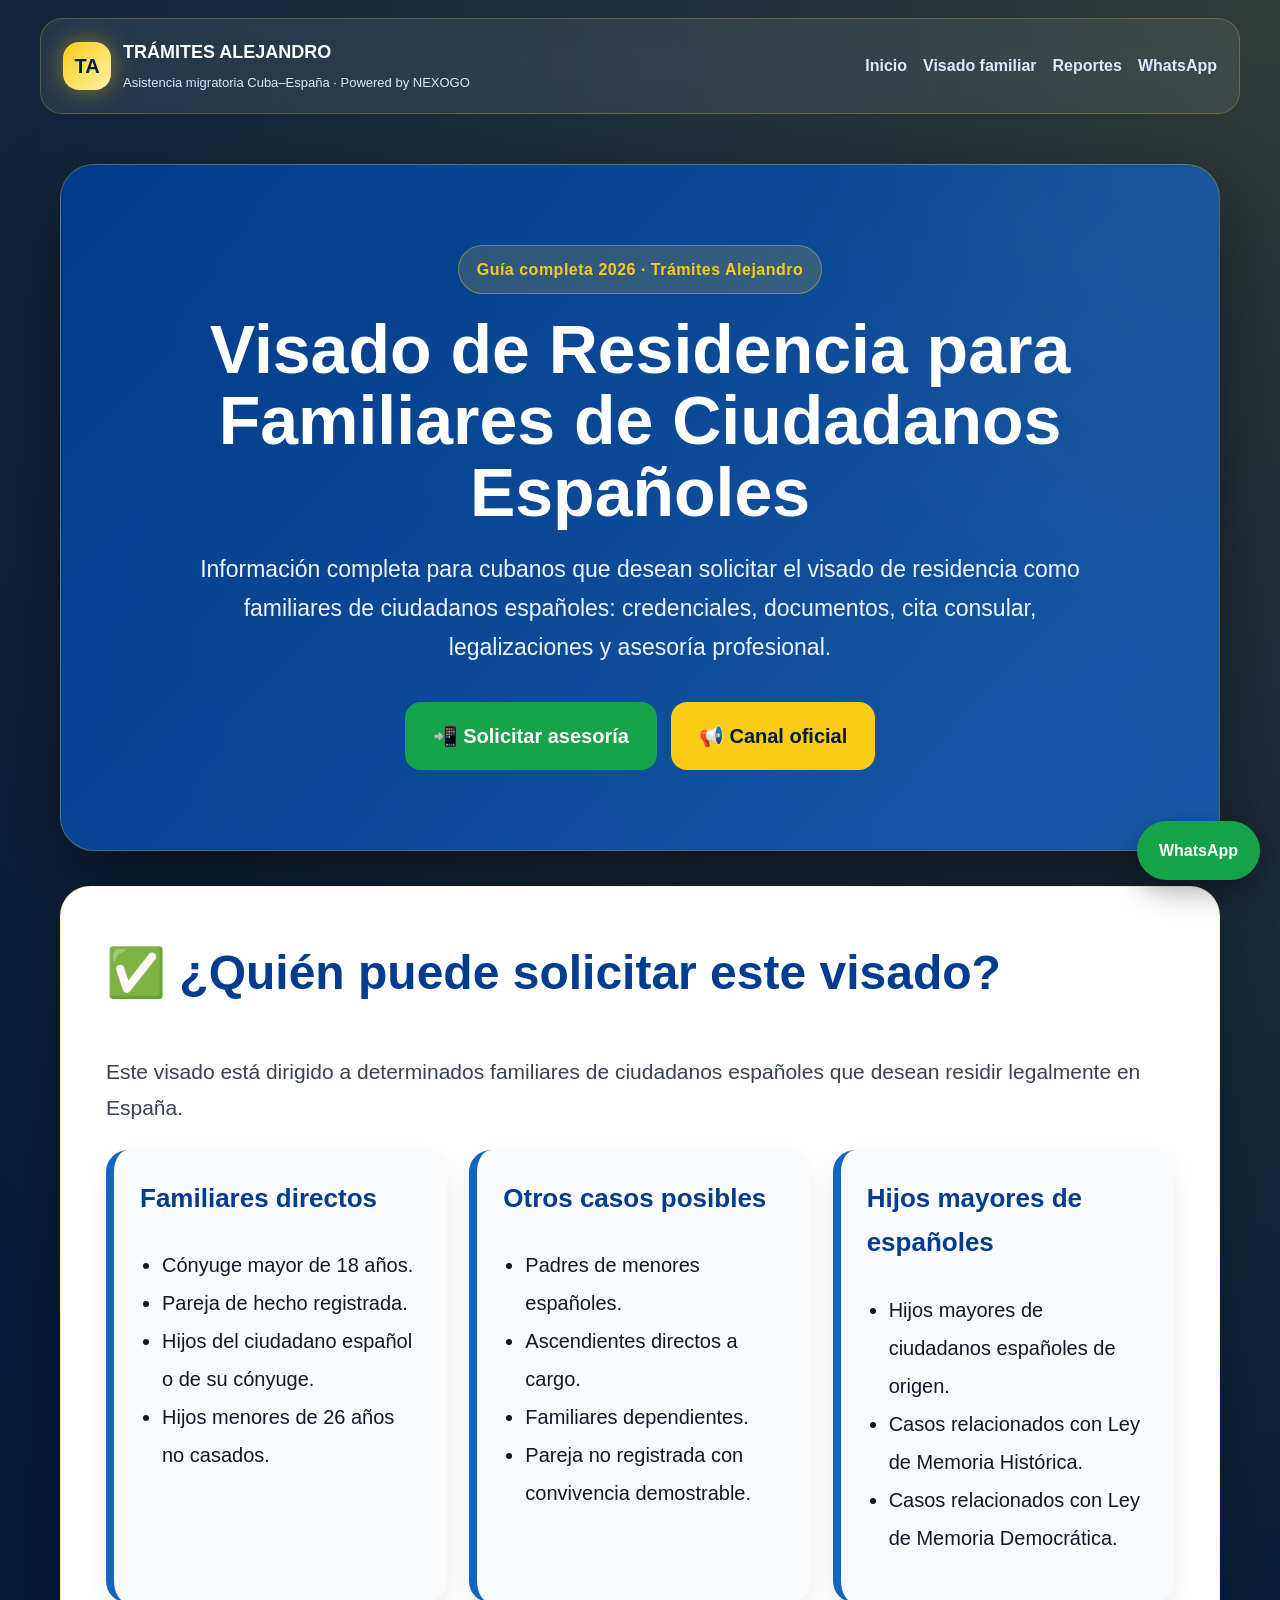
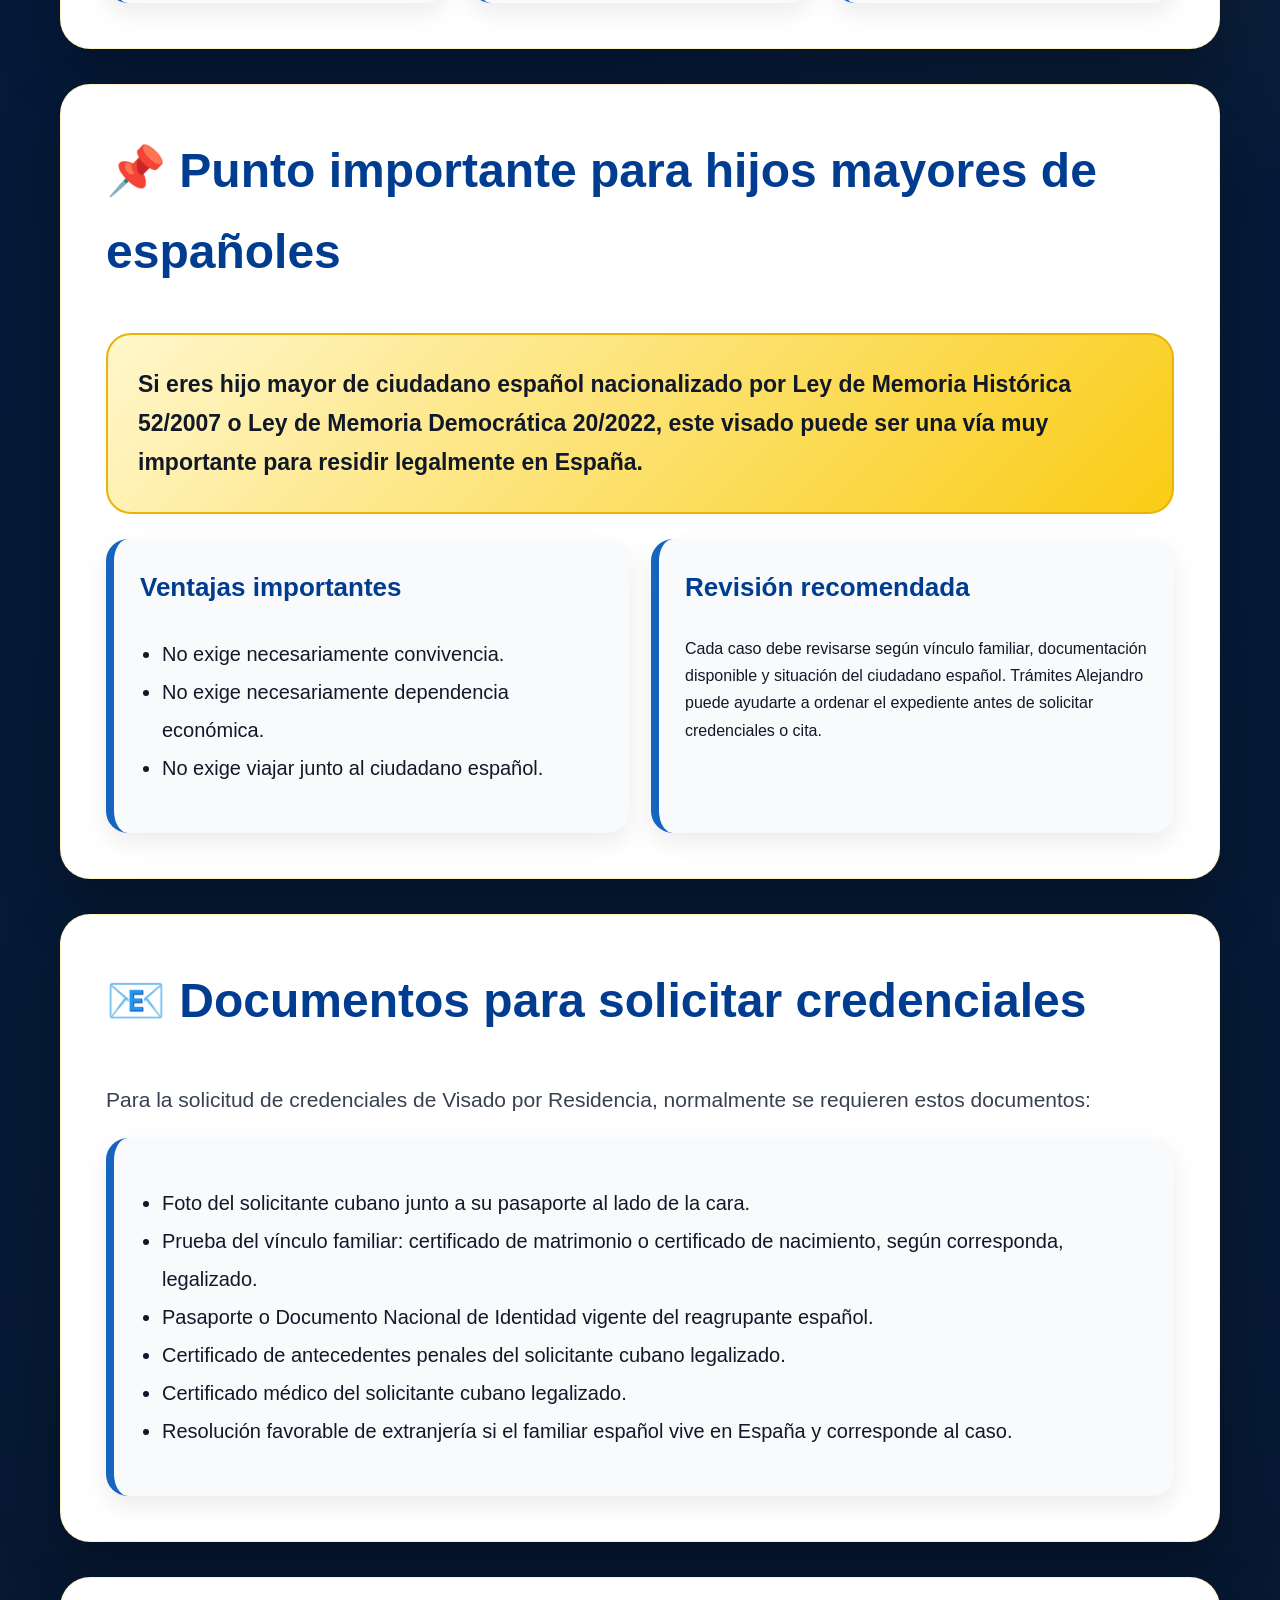
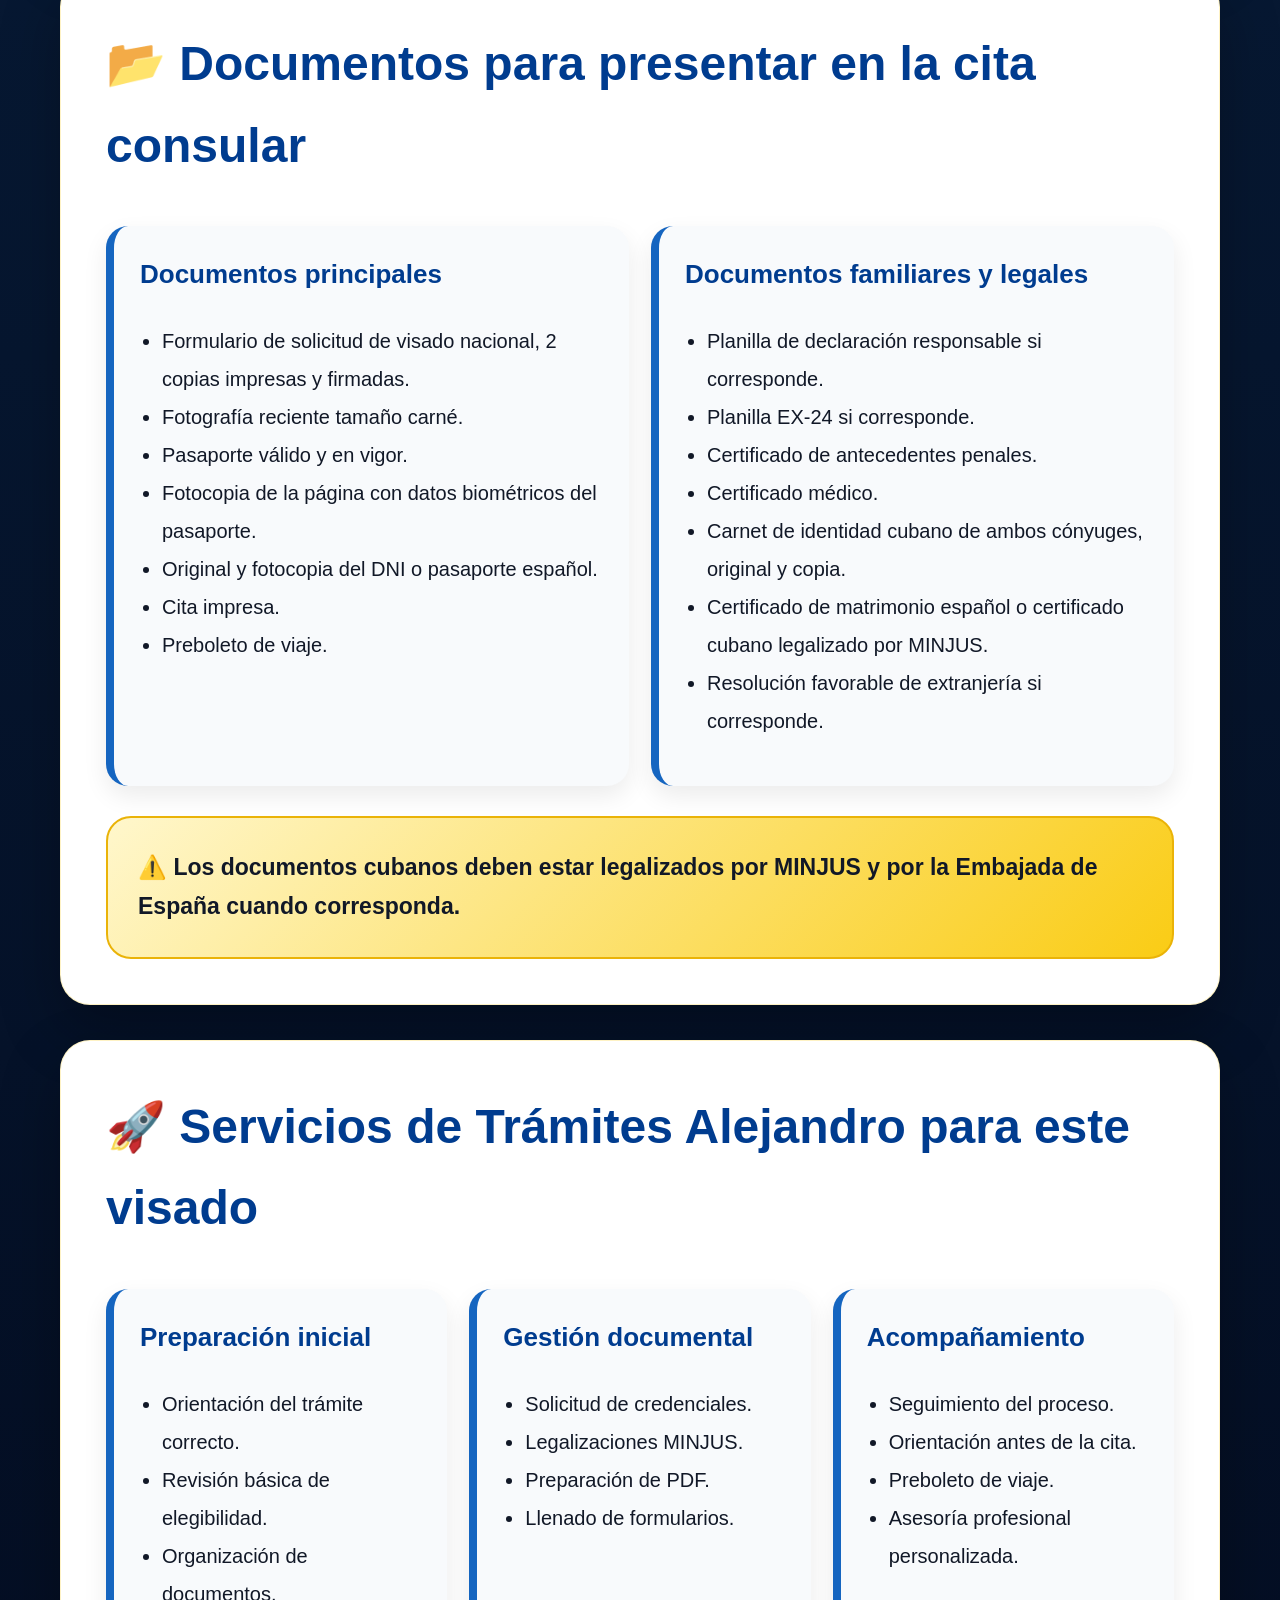
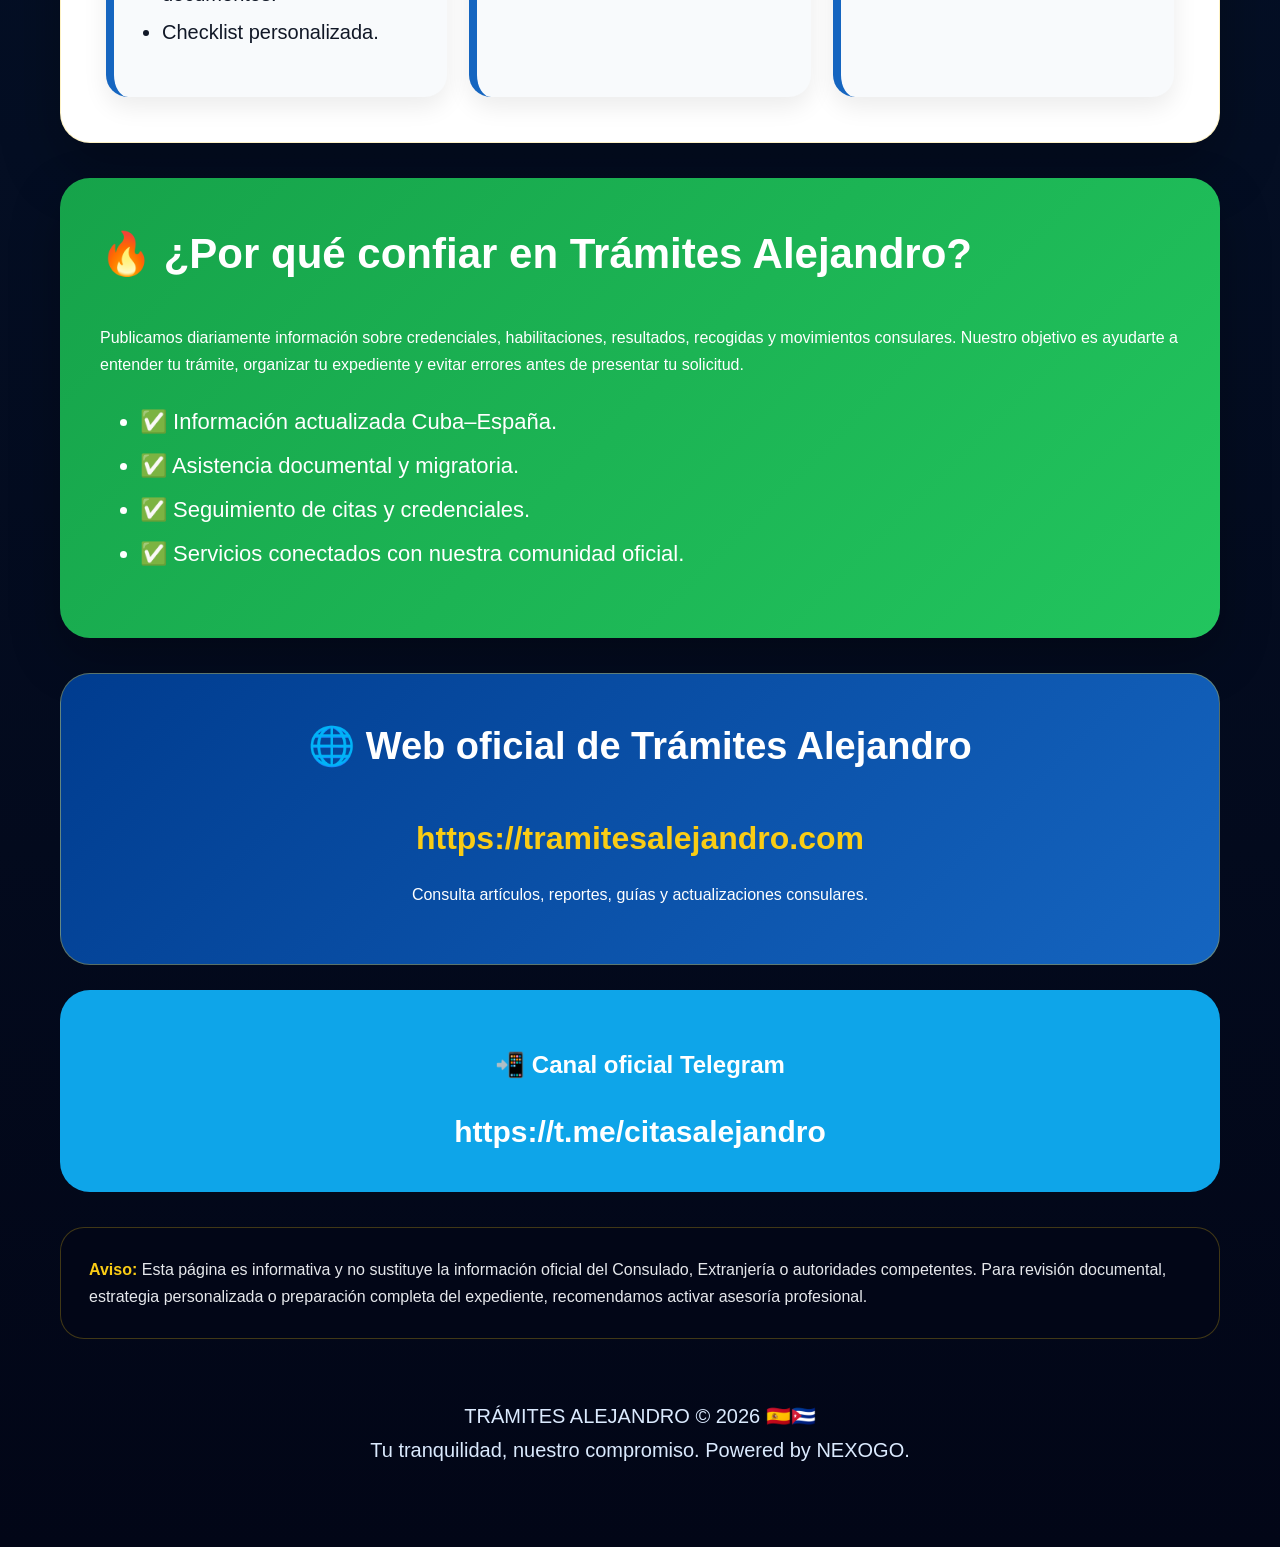
<file: visado-residencia-familiares-ciudadanos-espanoles-cuba-2026.html>
<!DOCTYPE html>
<html lang="es">
<head>
<meta charset="UTF-8">
<meta name="viewport" content="width=device-width, initial-scale=1.0">

<title>Visado de Residencia para Familiares de Ciudadanos Españoles en Cuba 2026 | Trámites Alejandro</title>

<meta name="description" content="Guía completa 2026 sobre el visado de residencia para familiares de ciudadanos españoles desde Cuba. Documentos, credenciales, legalizaciones, cita consular y asesoría con Trámites Alejandro.">

<meta name="keywords" content="visado residencia familiares ciudadanos españoles Cuba, visado familiares españoles La Habana, residencia familiares españoles Cuba 2026, documentos visado residencia España Cuba, credenciales visado residencia, Trámites Alejandro">

<meta name="robots" content="index, follow">
<link rel="canonical" href="https://tramitesalejandro.com/visado-residencia-familiares-ciudadanos-espanoles-cuba-2026.html">
<meta property="og:title" content="Visado de Residencia para Familiares de Ciudadanos Españoles en Cuba 2026">

<meta property="og:description" content="Guía completa sobre el visado de residencia para familiares de ciudadanos españoles desde Cuba: documentos, credenciales, cita consular y asesoría profesional.">

<meta property="og:type" content="article">

<meta property="og:url" content="https://tramitesalejandro.com/visado-residencia-familiares-ciudadanos-espanoles-cuba-2026.html">

<meta property="og:site_name" content="Trámites Alejandro">

<meta property="twitter:card" content="summary_large_image">

<meta property="twitter:title" content="Visado de Residencia para Familiares de Ciudadanos Españoles en Cuba 2026">

<meta property="twitter:description" content="Información completa para cubanos que desean solicitar el visado de residencia como familiares de ciudadanos españoles.">
<style>
:root{
  --azul-oscuro:#031b3f;
  --azul:#003c8f;
  --azul-brillo:#1565c0;
  --dorado:#facc15;
  --verde:#16a34a;
  --blanco:#ffffff;
  --gris:#e5e7eb;
  --texto:#111827;
}

*{
  box-sizing:border-box;
}

body{
  margin:0;
  font-family:Arial, Helvetica, sans-serif;
  background:
    radial-gradient(circle at top right, rgba(250,204,21,.18), transparent 28%),
    linear-gradient(180deg,#031b3f,#071a35 45%,#020617);
  color:var(--blanco);
  line-height:1.7;
}

a{
  text-decoration:none;
}

.nav{
  max-width:1200px;
  margin:18px auto 0;
  padding:18px 22px;
  display:flex;
  justify-content:space-between;
  align-items:center;
  background:rgba(255,255,255,.08);
  border:1px solid rgba(250,204,21,.25);
  border-radius:22px;
  backdrop-filter:blur(14px);
}

.brand{
  display:flex;
  align-items:center;
  gap:12px;
}

.brand-logo{
  width:48px;
  height:48px;
  border-radius:16px;
  background:linear-gradient(135deg,var(--dorado),#fff1a8);
  color:#031b3f;
  display:flex;
  align-items:center;
  justify-content:center;
  font-weight:900;
  font-size:20px;
  box-shadow:0 0 25px rgba(250,204,21,.45);
}

.brand strong{
  display:block;
  font-size:18px;
}

.brand span{
  font-size:13px;
  color:#dbeafe;
}

.nav-links{
  display:flex;
  gap:16px;
}

.nav-links a{
  color:#dbeafe;
  font-weight:bold;
}

.nav-links a:hover{
  color:var(--dorado);
}

.container{
  max-width:1200px;
  margin:auto;
  padding:20px;
}

.hero{
  margin-top:30px;
  padding:80px 35px;
  border-radius:34px;
  text-align:center;
  background:
    linear-gradient(135deg,rgba(0,60,143,.92),rgba(21,101,192,.82)),
    radial-gradient(circle at top right, rgba(250,204,21,.30), transparent 35%);
  box-shadow:0 30px 80px rgba(0,0,0,.45);
  border:1px solid rgba(250,204,21,.30);
}

.badge{
  display:inline-block;
  background:rgba(250,204,21,.16);
  color:var(--dorado);
  border:1px solid rgba(250,204,21,.40);
  padding:10px 18px;
  border-radius:999px;
  font-weight:900;
  letter-spacing:.5px;
  margin-bottom:20px;
}

.hero h1{
  font-size:clamp(38px,6vw,68px);
  line-height:1.05;
  margin:0 0 22px;
}

.hero p{
  font-size:23px;
  max-width:900px;
  margin:0 auto;
  color:#eef6ff;
}

.cta{
  margin-top:35px;
  display:flex;
  gap:14px;
  justify-content:center;
  flex-wrap:wrap;
}

.btn{
  padding:17px 28px;
  border-radius:16px;
  font-size:20px;
  font-weight:900;
  display:inline-block;
  transition:.25s ease;
}

.btn:hover{
  transform:translateY(-3px);
  box-shadow:0 14px 30px rgba(0,0,0,.25);
}

.btn-whatsapp{
  background:var(--verde);
  color:white;
}

.btn-gold{
  background:var(--dorado);
  color:#031b3f;
}

.section{
  background:var(--blanco);
  color:var(--texto);
  padding:45px;
  border-radius:30px;
  margin-top:35px;
  box-shadow:0 25px 60px rgba(0,0,0,.28);
  border:1px solid rgba(250,204,21,.25);
}

.section h2{
  font-size:clamp(32px,4vw,48px);
  color:var(--azul);
  margin-top:0;
}

.section-intro{
  font-size:21px;
  color:#374151;
}

.grid{
  display:grid;
  grid-template-columns:repeat(auto-fit,minmax(260px,1fr));
  gap:22px;
  margin-top:25px;
}

.card{
  background:#f8fafc;
  border-radius:22px;
  padding:26px;
  border-left:8px solid var(--azul-brillo);
  box-shadow:0 10px 25px rgba(0,0,0,.08);
}

.card h3{
  color:var(--azul);
  font-size:26px;
  margin-top:0;
}

.card ul{
  padding-left:22px;
  font-size:20px;
  line-height:1.9;
}

.highlight{
  background:linear-gradient(135deg,#fff7cc,#facc15);
  color:#111827;
  padding:30px;
  border-radius:25px;
  margin-top:30px;
  font-size:23px;
  font-weight:bold;
  border:2px solid #eab308;
}

.success{
  background:linear-gradient(135deg,#16a34a,#22c55e);
  color:white;
  padding:40px;
  border-radius:30px;
  margin-top:35px;
  box-shadow:0 20px 50px rgba(0,0,0,.25);
}

.success h2{
  color:white;
  margin-top:0;
  font-size:42px;
}

.success ul{
  font-size:22px;
  line-height:2;
}

.web-box{
  background:linear-gradient(135deg,var(--azul),var(--azul-brillo));
  padding:40px;
  border-radius:30px;
  margin-top:35px;
  text-align:center;
  border:1px solid rgba(250,204,21,.35);
}

.web-box h2{
  margin-top:0;
  font-size:38px;
}

.web-box a{
  color:var(--dorado);
  font-size:32px;
  font-weight:900;
  word-break:break-word;
}

.telegram{
  background:#0ea5e9;
  padding:35px;
  border-radius:30px;
  margin-top:25px;
  text-align:center;
}

.telegram a{
  color:white;
  font-size:30px;
  font-weight:900;
  word-break:break-word;
}

.notice{
  background:#020617;
  color:#e5e7eb;
  padding:28px;
  border-radius:24px;
  margin-top:35px;
  border:1px solid rgba(250,204,21,.25);
}

.notice strong{
  color:var(--dorado);
}

.footer{
  text-align:center;
  padding:60px 20px;
  font-size:20px;
  color:#dbeafe;
}

.floating-wa{
  position:fixed;
  right:20px;
  bottom:20px;
  background:var(--verde);
  color:white;
  padding:16px 22px;
  border-radius:999px;
  font-weight:900;
  box-shadow:0 10px 30px rgba(0,0,0,.35);
  z-index:999;
}

@media(max-width:800px){
  .nav{
    flex-direction:column;
    gap:14px;
    text-align:center;
  }

  .nav-links{
    flex-wrap:wrap;
    justify-content:center;
  }

  .section{
    padding:28px;
  }

  .hero{
    padding:55px 24px;
  }

  .telegram a,
  .web-box a{
    font-size:22px;
  }
}
</style>
</head>

<body>

<nav class="nav">
  <div class="brand">
    <div class="brand-logo">TA</div>
    <div>
      <strong>TRÁMITES ALEJANDRO</strong>
      <span>Asistencia migratoria Cuba–España · Powered by NEXOGO</span>
    </div>
  </div>

  <div class="nav-links">
    <a href="/">Inicio</a>
    <a href="/visado-familiar-comunitario.html">Visado familiar</a>
    <a href="/reporte-consular-cuba-espana-26-mayo-2026.html">Reportes</a>
    <a href="https://wa.me/34614870845">WhatsApp</a>
  </div>
</nav>

<div class="container">

<section class="hero">
  <span class="badge">Guía completa 2026 · Trámites Alejandro</span>

  <h1>Visado de Residencia para Familiares de Ciudadanos Españoles</h1>

  <p>
    Información completa para cubanos que desean solicitar el visado de residencia como familiares de ciudadanos españoles:
    credenciales, documentos, cita consular, legalizaciones y asesoría profesional.
  </p>

  <div class="cta">
    <a class="btn btn-whatsapp" href="https://wa.me/34614870845">📲 Solicitar asesoría</a>
    <a class="btn btn-gold" href="https://t.me/citasalejandro">📢 Canal oficial</a>
  </div>
</section>

<section class="section">
  <h2>✅ ¿Quién puede solicitar este visado?</h2>
  <p class="section-intro">
    Este visado está dirigido a determinados familiares de ciudadanos españoles que desean residir legalmente en España.
  </p>

  <div class="grid">
    <div class="card">
      <h3>Familiares directos</h3>
      <ul>
        <li>Cónyuge mayor de 18 años.</li>
        <li>Pareja de hecho registrada.</li>
        <li>Hijos del ciudadano español o de su cónyuge.</li>
        <li>Hijos menores de 26 años no casados.</li>
      </ul>
    </div>

    <div class="card">
      <h3>Otros casos posibles</h3>
      <ul>
        <li>Padres de menores españoles.</li>
        <li>Ascendientes directos a cargo.</li>
        <li>Familiares dependientes.</li>
        <li>Pareja no registrada con convivencia demostrable.</li>
      </ul>
    </div>

    <div class="card">
      <h3>Hijos mayores de españoles</h3>
      <ul>
        <li>Hijos mayores de ciudadanos españoles de origen.</li>
        <li>Casos relacionados con Ley de Memoria Histórica.</li>
        <li>Casos relacionados con Ley de Memoria Democrática.</li>
      </ul>
    </div>
  </div>
</section>

<section class="section">
  <h2>📌 Punto importante para hijos mayores de españoles</h2>

  <div class="highlight">
    Si eres hijo mayor de ciudadano español nacionalizado por Ley de Memoria Histórica 52/2007 o Ley de Memoria Democrática 20/2022,
    este visado puede ser una vía muy importante para residir legalmente en España.
  </div>

  <div class="grid">
    <div class="card">
      <h3>Ventajas importantes</h3>
      <ul>
        <li>No exige necesariamente convivencia.</li>
        <li>No exige necesariamente dependencia económica.</li>
        <li>No exige viajar junto al ciudadano español.</li>
      </ul>
    </div>

    <div class="card">
      <h3>Revisión recomendada</h3>
      <p>
        Cada caso debe revisarse según vínculo familiar, documentación disponible y situación del ciudadano español.
        Trámites Alejandro puede ayudarte a ordenar el expediente antes de solicitar credenciales o cita.
      </p>
    </div>
  </div>
</section>

<section class="section">
  <h2>📧 Documentos para solicitar credenciales</h2>
  <p class="section-intro">
    Para la solicitud de credenciales de Visado por Residencia, normalmente se requieren estos documentos:
  </p>

  <div class="card">
    <ul>
      <li>Foto del solicitante cubano junto a su pasaporte al lado de la cara.</li>
      <li>Prueba del vínculo familiar: certificado de matrimonio o certificado de nacimiento, según corresponda, legalizado.</li>
      <li>Pasaporte o Documento Nacional de Identidad vigente del reagrupante español.</li>
      <li>Certificado de antecedentes penales del solicitante cubano legalizado.</li>
      <li>Certificado médico del solicitante cubano legalizado.</li>
      <li>Resolución favorable de extranjería si el familiar español vive en España y corresponde al caso.</li>
    </ul>
  </div>
</section>

<section class="section">
  <h2>📂 Documentos para presentar en la cita consular</h2>

  <div class="grid">
    <div class="card">
      <h3>Documentos principales</h3>
      <ul>
        <li>Formulario de solicitud de visado nacional, 2 copias impresas y firmadas.</li>
        <li>Fotografía reciente tamaño carné.</li>
        <li>Pasaporte válido y en vigor.</li>
        <li>Fotocopia de la página con datos biométricos del pasaporte.</li>
        <li>Original y fotocopia del DNI o pasaporte español.</li>
        <li>Cita impresa.</li>
        <li>Preboleto de viaje.</li>
      </ul>
    </div>

    <div class="card">
      <h3>Documentos familiares y legales</h3>
      <ul>
        <li>Planilla de declaración responsable si corresponde.</li>
        <li>Planilla EX-24 si corresponde.</li>
        <li>Certificado de antecedentes penales.</li>
        <li>Certificado médico.</li>
        <li>Carnet de identidad cubano de ambos cónyuges, original y copia.</li>
        <li>Certificado de matrimonio español o certificado cubano legalizado por MINJUS.</li>
        <li>Resolución favorable de extranjería si corresponde.</li>
      </ul>
    </div>
  </div>

  <div class="highlight">
    ⚠️ Los documentos cubanos deben estar legalizados por MINJUS y por la Embajada de España cuando corresponda.
  </div>
</section>

<section class="section">
  <h2>🚀 Servicios de Trámites Alejandro para este visado</h2>

  <div class="grid">
    <div class="card">
      <h3>Preparación inicial</h3>
      <ul>
        <li>Orientación del trámite correcto.</li>
        <li>Revisión básica de elegibilidad.</li>
        <li>Organización de documentos.</li>
        <li>Checklist personalizada.</li>
      </ul>
    </div>

    <div class="card">
      <h3>Gestión documental</h3>
      <ul>
        <li>Solicitud de credenciales.</li>
        <li>Legalizaciones MINJUS.</li>
        <li>Preparación de PDF.</li>
        <li>Llenado de formularios.</li>
      </ul>
    </div>

    <div class="card">
      <h3>Acompañamiento</h3>
      <ul>
        <li>Seguimiento del proceso.</li>
        <li>Orientación antes de la cita.</li>
        <li>Preboleto de viaje.</li>
        <li>Asesoría profesional personalizada.</li>
      </ul>
    </div>
  </div>
</section>

<section class="success">
  <h2>🔥 ¿Por qué confiar en Trámites Alejandro?</h2>
  <p>
    Publicamos diariamente información sobre credenciales, habilitaciones, resultados, recogidas y movimientos consulares.
    Nuestro objetivo es ayudarte a entender tu trámite, organizar tu expediente y evitar errores antes de presentar tu solicitud.
  </p>

  <ul>
    <li>✅ Información actualizada Cuba–España.</li>
    <li>✅ Asistencia documental y migratoria.</li>
    <li>✅ Seguimiento de citas y credenciales.</li>
    <li>✅ Servicios conectados con nuestra comunidad oficial.</li>
  </ul>
</section>

<section class="web-box">
  <h2>🌐 Web oficial de Trámites Alejandro</h2>
  <a href="https://tramitesalejandro.com">https://tramitesalejandro.com</a>
  <p>Consulta artículos, reportes, guías y actualizaciones consulares.</p>
</section>

<section class="telegram">
  <h2>📲 Canal oficial Telegram</h2>
  <a href="https://t.me/citasalejandro">https://t.me/citasalejandro</a>
</section>

<div class="notice">
  <strong>Aviso:</strong> Esta página es informativa y no sustituye la información oficial del Consulado, Extranjería o autoridades competentes.
  Para revisión documental, estrategia personalizada o preparación completa del expediente, recomendamos activar asesoría profesional.
</div>

<div class="footer">
  TRÁMITES ALEJANDRO © 2026 🇪🇸🇨🇺<br>
  Tu tranquilidad, nuestro compromiso. Powered by NEXOGO.
</div>

</div>

<a class="floating-wa" href="https://wa.me/34614870845">WhatsApp</a>

</body>
</html>
</file>
<file: styles.css>
:root{
  --bg:#050712;
  --bg2:#090d19;
  --card:rgba(255,255,255,.065);
  --card2:rgba(255,255,255,.035);
  --border:rgba(255,159,28,.22);
  --gold:#ff9f1c;
  --gold2:#d98200;
  --white:#f8fafc;
  --muted:#cbd5e1;
  --green:#16a34a;
}

*{box-sizing:border-box}
html{scroll-behavior:smooth}
body{
  margin:0;
  font-family:Inter,Arial,sans-serif;
  background:var(--bg);
  color:var(--white);
  line-height:1.6;
  overflow-x:hidden;
}

.bg-orb{
  position:fixed;
  border-radius:999px;
  filter:blur(80px);
  opacity:.45;
  z-index:-3;
}
.orb-1{width:420px;height:420px;background:#ff9f1c;top:-130px;right:-100px}
.orb-2{width:360px;height:360px;background:#1e3a8a;bottom:-120px;left:-120px}
.grid-bg{
  position:fixed;
  inset:0;
  background-image:linear-gradient(rgba(255,255,255,.035) 1px, transparent 1px),linear-gradient(90deg,rgba(255,255,255,.035) 1px, transparent 1px);
  background-size:52px 52px;
  mask-image:linear-gradient(to bottom,rgba(0,0,0,.65),transparent 75%);
  z-index:-2;
}

.nav{
  position:sticky;
  top:0;
  z-index:50;
  display:flex;
  justify-content:space-between;
  align-items:center;
  padding:16px 6%;
  background:rgba(5,7,18,.82);
  backdrop-filter:blur(18px);
  border-bottom:1px solid var(--border);
}
.brand{display:flex;align-items:center;gap:12px;text-decoration:none;color:var(--white)}
.brand-mark{
  width:44px;height:44px;border-radius:16px;
  display:grid;place-items:center;
  background:linear-gradient(135deg,var(--gold),#ffd38a);
  color:#111;
  font-weight:900;
  box-shadow:0 0 30px rgba(255,159,28,.34);
}
.brand span{display:block;color:var(--muted);font-size:12px}
.nav-links{display:flex;gap:18px}
.nav-links a{color:var(--muted);text-decoration:none;font-size:14px}
.nav-links a:hover{color:var(--gold)}
.nav-cta{
  border:0;border-radius:14px;padding:12px 18px;
  background:linear-gradient(135deg,var(--gold),#ffd38a);
  color:#111;font-weight:900;cursor:pointer;
}

.hero{
  min-height:92vh;
  display:grid;
  grid-template-columns:1.1fr .9fr;
  gap:50px;
  align-items:center;
  padding:80px 6%;
}
.badge,.eyebrow{
  display:inline-flex;
  color:var(--gold);
  letter-spacing:.12em;
  font-size:12px;
  font-weight:900;
  text-transform:uppercase;
}
.hero h1{
  font-size:clamp(42px,7vw,82px);
  line-height:.98;
  letter-spacing:-2.6px;
  margin:16px 0;
}
.hero p{
  color:var(--muted);
  max-width:760px;
  font-size:19px;
}
.hero-actions{
  display:flex;flex-wrap:wrap;gap:12px;margin-top:28px;
}
.btn,button,.community-links a{
  border:0;
  border-radius:16px;
  padding:14px 20px;
  font-weight:900;
  cursor:pointer;
  text-decoration:none;
  transition:.25s ease;
}
.btn:hover,button:hover,.community-links a:hover{
  transform:translateY(-3px);
  box-shadow:0 16px 38px rgba(255,159,28,.16);
}
.primary,.service-card button,.agent-grid button,form button{
  background:linear-gradient(135deg,var(--gold),#ffd38a);
  color:#111;
}
.secondary{
  background:#111827;
  color:white;
  border:1px solid rgba(255,255,255,.14);
}
.whatsapp,.floating-wa{
  background:var(--green);
  color:white;
}
.mini-trust{display:flex;flex-wrap:wrap;gap:10px;margin-top:26px}
.mini-trust span{
  background:rgba(255,255,255,.06);
  border:1px solid rgba(255,255,255,.1);
  border-radius:999px;
  padding:9px 12px;
  color:var(--muted);
  font-size:13px;
}

.hero-panel{
  background:linear-gradient(180deg,rgba(255,255,255,.09),rgba(255,255,255,.035));
  border:1px solid var(--border);
  border-radius:30px;
  overflow:hidden;
  box-shadow:0 30px 90px rgba(0,0,0,.45);
  transform:perspective(1000px) rotateY(-5deg);
}
.panel-top{
  display:flex;align-items:center;gap:8px;
  padding:14px 18px;
  background:rgba(255,255,255,.06);
  border-bottom:1px solid rgba(255,255,255,.08);
}
.panel-top span{width:10px;height:10px;border-radius:50%;background:var(--gold)}
.panel-top b{margin-left:auto;font-size:13px;color:var(--muted)}
.chat-preview{padding:22px;display:flex;flex-direction:column;gap:14px}
.msg{
  padding:14px 16px;
  border-radius:18px;
  max-width:90%;
  font-size:14px;
}
.msg.bot{background:#111827;color:white}
.msg.user{background:linear-gradient(135deg,var(--gold),#ffd38a);color:#111;align-self:flex-end}
.msg.highlight{border:1px solid var(--border);background:rgba(255,159,28,.08)}

section{
  max-width:1280px;
  margin:auto;
  padding:78px 6%;
}
.section-head{max-width:850px;margin-bottom:34px}
.section-head h2{
  font-size:clamp(32px,4.8vw,56px);
  line-height:1.05;
  letter-spacing:-1.4px;
  margin:10px 0;
}
.section-head p{color:var(--muted);font-size:18px}

.metrics{
  display:grid;
  grid-template-columns:repeat(auto-fit,minmax(210px,1fr));
  gap:16px;
  margin-top:-40px;
  position:relative;
  z-index:5;
}
.metrics div,.identity-grid article,.service-card,.agent-grid article,.trust-grid article,.testimonial-grid article,.payment-card,form{
  background:linear-gradient(180deg,var(--card),var(--card2));
  border:1px solid var(--border);
  border-radius:26px;
  padding:24px;
  box-shadow:0 20px 60px rgba(0,0,0,.25);
  backdrop-filter:blur(16px);
}
.metrics strong{
  display:block;color:var(--gold);font-size:28px;margin-bottom:4px
}
.metrics span,.identity-grid p,.service-card p,.agent-grid p,.trust-grid p,.testimonial-grid p,.payment-card p{color:var(--muted)}

.identity-grid,.service-grid,.agent-grid,.trust-grid,.testimonial-grid{
  display:grid;
  grid-template-columns:repeat(auto-fit,minmax(240px,1fr));
  gap:18px;
}
.service-card,.agent-grid article{
  transition:.28s ease;
}
.service-card:hover,.agent-grid article:hover,.testimonial-grid article:hover{
  transform:translateY(-7px);
  border-color:rgba(255,159,28,.55);
}
.service-card .icon{
  width:48px;height:48px;border-radius:16px;
  display:grid;place-items:center;
  background:rgba(255,159,28,.12);
  font-size:24px;
  margin-bottom:12px;
}
.service-card.featured{
  background:linear-gradient(180deg,rgba(255,159,28,.13),rgba(255,255,255,.035));
}
.agent-grid span{
  font-size:30px;
}
.trust-section,.payment-section{
  background:linear-gradient(90deg,rgba(255,159,28,.06),rgba(30,58,138,.06));
  border-radius:40px;
}
.testimonial-grid article p{
  font-size:17px;
  line-height:1.7;
}
.testimonial-grid b{color:var(--gold)}
.community-links{
  display:grid;
  grid-template-columns:repeat(auto-fit,minmax(180px,1fr));
  gap:14px;
}
.community-links a{
  background:#111827;
  border:1px solid var(--border);
  color:white;
  text-align:center;
}
input,select,textarea{
  width:100%;
  padding:15px;
  margin:8px 0;
  border-radius:16px;
  border:1px solid rgba(255,255,255,.13);
  background:#0b1020;
  color:white;
}
textarea{min-height:120px}

.ai-float{
  position:fixed;
  right:18px;
  bottom:145px;
  width:58px;
  height:58px;
  border-radius:50%;
  z-index:80;
  background:linear-gradient(135deg,var(--gold),#ffd38a);
  color:#111;
  box-shadow:0 12px 35px rgba(255,159,28,.22);
}
.floating-wa{
  position:fixed;
  right:18px;
  bottom:84px;
  text-decoration:none;
  padding:13px 16px;
  border-radius:999px;
  font-weight:900;
  z-index:80;
}
.ai-chat{
  position:fixed;
  right:20px;
  bottom:215px;
  width:min(420px,calc(100vw - 28px));
  height:570px;
  background:rgba(7,10,17,.96);
  border:1px solid rgba(255,159,28,.42);
  border-radius:28px;
  box-shadow:0 25px 90px rgba(0,0,0,.65);
  display:none;
  flex-direction:column;
  overflow:hidden;
  z-index:100;
  backdrop-filter:blur(20px);
}
.ai-chat.show{display:flex}
.ai-header{
  display:flex;
  justify-content:space-between;
  align-items:center;
  background:linear-gradient(135deg,var(--gold),#ffd38a);
  color:#111;
  padding:15px 18px;
}
.ai-header button{
  background:#111;
  color:white;
  padding:4px 10px;
  border-radius:10px;
}
.ai-messages{
  flex:1;
  padding:18px;
  overflow:auto;
  display:flex;
  flex-direction:column;
  gap:12px;
}
.bot,.user{
  padding:12px 14px;
  border-radius:16px;
  max-width:90%;
  white-space:pre-wrap;
}
.bot{background:#151a27;color:white;align-self:flex-start}
.user{background:linear-gradient(135deg,var(--gold),#ffd38a);color:#111;align-self:flex-end}
.ai-input{
  display:flex;
  gap:8px;
  border-top:1px solid rgba(255,255,255,.08);
  padding:12px;
  background:#090d16;
}
.ai-input input{margin:0}
.ai-input button{width:auto}

footer{
  text-align:center;
  padding:48px 6%;
  background:#04070f;
  border-top:1px solid var(--border);
}
.small{font-size:13px;color:#94a3b8}

@media(max-width:900px){
  .nav-links{display:none}
  .hero{grid-template-columns:1fr;padding-top:60px}
  .hero-panel{transform:none}
  .hero-actions{flex-direction:column}
  .btn,button{width:100%;text-align:center}
  .nav-cta{display:none}
  .ai-chat{right:10px;bottom:200px;height:560px}
  .floating-wa{right:12px;bottom:78px}
  .ai-float{right:12px;bottom:135px}
}


/* PRO ANIMATIONS */
.animated-particles{
  position:fixed;
  inset:0;
  overflow:hidden;
  pointer-events:none;
  z-index:-1;
}

.animated-particles span{
  position:absolute;
  width:6px;
  height:6px;
  border-radius:50%;
  background:rgba(255,159,28,.55);
  box-shadow:0 0 24px rgba(255,159,28,.75);
  animation:floatParticle 14s linear infinite;
}

.animated-particles span:nth-child(1){left:8%;top:80%;animation-delay:0s;animation-duration:18s}
.animated-particles span:nth-child(2){left:22%;top:65%;animation-delay:2s;animation-duration:16s}
.animated-particles span:nth-child(3){left:48%;top:85%;animation-delay:4s;animation-duration:20s}
.animated-particles span:nth-child(4){left:71%;top:70%;animation-delay:1s;animation-duration:17s}
.animated-particles span:nth-child(5){left:86%;top:88%;animation-delay:3s;animation-duration:19s}
.animated-particles span:nth-child(6){left:60%;top:95%;animation-delay:6s;animation-duration:21s}

@keyframes floatParticle{
  0%{transform:translateY(0) scale(.6);opacity:0}
  10%{opacity:.75}
  80%{opacity:.55}
  100%{transform:translateY(-110vh) scale(1.25);opacity:0}
}

.hero-copy{
  animation:heroFadeUp .9s ease both;
}

.hero-panel{
  animation:panelFloatIn 1.05s ease .15s both, panelFloat 6s ease-in-out 1.4s infinite;
}

@keyframes heroFadeUp{
  from{opacity:0;transform:translateY(28px)}
  to{opacity:1;transform:translateY(0)}
}

@keyframes panelFloatIn{
  from{opacity:0;transform:perspective(1000px) rotateY(-10deg) translateY(36px) scale(.96)}
  to{opacity:1;transform:perspective(1000px) rotateY(-5deg) translateY(0) scale(1)}
}

@keyframes panelFloat{
  0%,100%{translate:0 0}
  50%{translate:0 -12px}
}

.hero h1{
  background:linear-gradient(90deg,#fff,#ffd38a,#fff);
  background-size:220% auto;
  -webkit-background-clip:text;
  background-clip:text;
  color:transparent;
  animation:textShine 6s linear infinite;
}

@keyframes textShine{
  to{background-position:220% center}
}

.badge{
  animation:pulseBadge 2.8s ease-in-out infinite;
}

@keyframes pulseBadge{
  0%,100%{filter:drop-shadow(0 0 0 rgba(255,159,28,0))}
  50%{filter:drop-shadow(0 0 14px rgba(255,159,28,.35))}
}

.reveal{
  opacity:0;
  transform:translateY(34px);
  transition:opacity .8s ease, transform .8s ease;
}

.reveal.visible{
  opacity:1;
  transform:translateY(0);
}

.service-card,
.agent-grid article,
.testimonial-grid article,
.trust-grid article,
.metrics div,
.identity-grid article{
  position:relative;
  overflow:hidden;
}

.service-card::before,
.agent-grid article::before,
.testimonial-grid article::before,
.trust-grid article::before,
.metrics div::before,
.identity-grid article::before{
  content:"";
  position:absolute;
  inset:0;
  background:linear-gradient(120deg,transparent,rgba(255,159,28,.13),transparent);
  transform:translateX(-120%);
  transition:transform .75s ease;
}

.service-card:hover::before,
.agent-grid article:hover::before,
.testimonial-grid article:hover::before,
.trust-grid article:hover::before,
.metrics div:hover::before,
.identity-grid article:hover::before{
  transform:translateX(120%);
}

.service-card > *,
.agent-grid article > *,
.testimonial-grid article > *,
.trust-grid article > *,
.metrics div > *,
.identity-grid article > *{
  position:relative;
  z-index:1;
}

.btn,
button,
.community-links a,
.floating-wa,
.ai-float{
  position:relative;
  overflow:hidden;
}

.btn::after,
button::after,
.community-links a::after,
.floating-wa::after,
.ai-float::after{
  content:"";
  position:absolute;
  top:0;
  left:-120%;
  width:80%;
  height:100%;
  background:linear-gradient(90deg,transparent,rgba(255,255,255,.38),transparent);
  transform:skewX(-20deg);
  transition:left .65s ease;
}

.btn:hover::after,
button:hover::after,
.community-links a:hover::after,
.floating-wa:hover::after,
.ai-float:hover::after{
  left:140%;
}

.msg{
  animation:messagePop .45s ease both;
}

@keyframes messagePop{
  from{opacity:0;transform:translateY(10px) scale(.98)}
  to{opacity:1;transform:translateY(0) scale(1)}
}

.ai-chat.show{
  animation:chatOpen .35s ease both;
}

@keyframes chatOpen{
  from{opacity:0;transform:translateY(24px) scale(.96)}
  to{opacity:1;transform:translateY(0) scale(1)}
}

.nav{
  animation:navDrop .6s ease both;
}

@keyframes navDrop{
  from{opacity:0;transform:translateY(-18px)}
  to{opacity:1;transform:translateY(0)}
}

@media (prefers-reduced-motion: reduce){
  *,*::before,*::after{
    animation:none!important;
    transition:none!important;
    scroll-behavior:auto!important;
  }
}


/* Human IA upgrades */
.typing{
  display:flex;
  align-items:center;
  gap:5px;
  width:max-content;
}

.typing span{
  width:7px;
  height:7px;
  background:#ff9f1c;
  border-radius:50%;
  display:inline-block;
  animation:typingBounce 1s infinite ease-in-out;
}

.typing span:nth-child(2){animation-delay:.16s}
.typing span:nth-child(3){animation-delay:.32s}

@keyframes typingBounce{
  0%,80%,100%{transform:translateY(0);opacity:.4}
  40%{transform:translateY(-6px);opacity:1}
}

.lead-system{
  background:linear-gradient(90deg,rgba(255,159,28,.06),rgba(30,58,138,.06));
  border-radius:40px;
}

.lead-grid{
  display:grid;
  grid-template-columns:repeat(auto-fit,minmax(220px,1fr));
  gap:16px;
}

.lead-grid article{
  background:linear-gradient(180deg,var(--card),var(--card2));
  border:1px solid var(--border);
  border-radius:24px;
  padding:24px;
  box-shadow:0 20px 60px rgba(0,0,0,.25);
}

.lead-grid strong{
  display:block;
  color:var(--gold);
  font-size:20px;
  margin-bottom:6px;
}

.lead-grid span{
  color:var(--muted);
}

.ai-input input:focus,
input:focus,
textarea:focus,
select:focus{
  outline:none;
  border-color:rgba(255,159,28,.65);
  box-shadow:0 0 0 4px rgba(255,159,28,.08);
}
</file>
